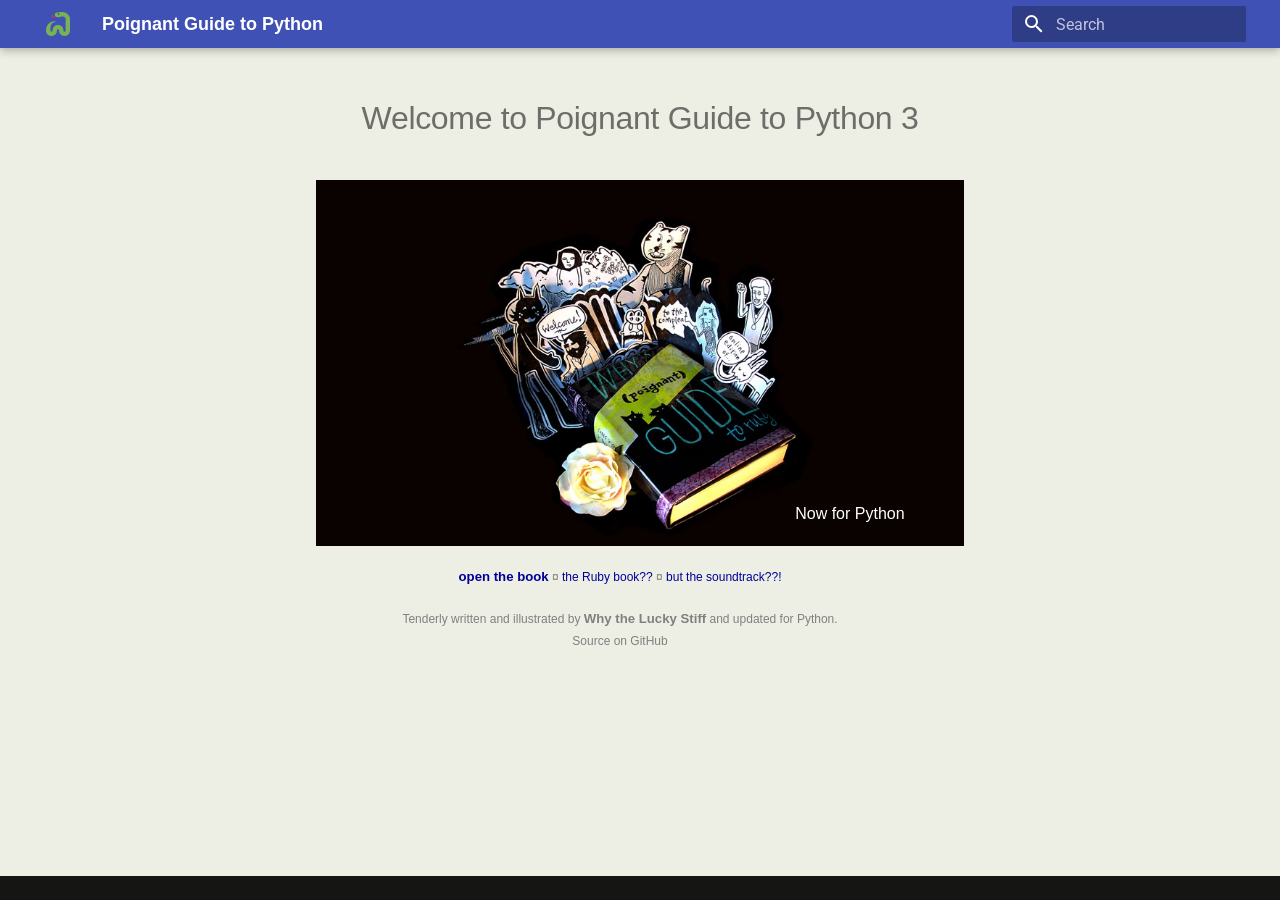
<file: index.html>
<!doctype html>
<html lang="en" class="no-js">
  <head>
    
      <meta charset="utf-8">
      <meta name="viewport" content="width=device-width,initial-scale=1">
      
      
      
        <link rel="canonical" href="https://poignant.dev/">
      
      
      
      
        
      
      
      <link rel="icon" href="assets/favicon.ico">
      <meta name="generator" content="mkdocs-1.6.1, mkdocs-material-9.8.0">
    
    
      
        <title>Poignant Guide to Python</title>
      
    
    
      <link rel="stylesheet" href="assets/stylesheets/main.57a0d79d.min.css">
      
      


    
    
      
    
    
      
        
        
        <link rel="preconnect" href="https://fonts.gstatic.com" crossorigin>
        <link rel="stylesheet" href="https://fonts.googleapis.com/css?family=Roboto:300,300i,400,400i,700,700i%7CRoboto+Mono:400,400i,700,700i&display=fallback">
        <style>:root{--md-text-font:"Roboto";--md-code-font:"Roboto Mono"}</style>
      
    
    
      <link rel="stylesheet" href="stylesheets/custom_sidebar.css">
    
      <link rel="stylesheet" href="stylesheets/extra.css">
    
    <script>__md_scope=new URL(".",location),__md_hash=e=>[...e].reduce(((e,_)=>(e<<5)-e+_.charCodeAt(0)),0),__md_get=(e,_=localStorage,t=__md_scope)=>JSON.parse(_.getItem(t.pathname+"."+e)),__md_set=(e,_,t=localStorage,a=__md_scope)=>{try{t.setItem(a.pathname+"."+e,JSON.stringify(_))}catch(e){}}</script>
    
      

    
    
  </head>
  
  
    <body dir="ltr">
  
    
    <input class="md-toggle" data-md-toggle="drawer" type="checkbox" id="__drawer" autocomplete="off">
    <input class="md-toggle" data-md-toggle="search" type="checkbox" id="__search" autocomplete="off">
    <label class="md-overlay" for="__drawer"></label>
    <div data-md-component="skip">
      
        
        <a href="#welcome-to-poignant-guide-to-python-3" class="md-skip">
          Skip to content
        </a>
      
    </div>
    <div data-md-component="announce">
      
    </div>
    
    
      

  

<header class="md-header md-header--shadow" data-md-component="header">
  <nav class="md-header__inner md-grid" aria-label="Header">
    <a href="." title="Poignant Guide to Python" class="md-header__button md-logo" aria-label="Poignant Guide to Python" data-md-component="logo">
      
  <img src="assets/snake-logo-small.png" alt="logo">

    </a>
    <label class="md-header__button md-icon" for="__drawer">
      
      <svg xmlns="http://www.w3.org/2000/svg" viewBox="0 0 24 24"><path d="M3 6h18v2H3zm0 5h18v2H3zm0 5h18v2H3z"/></svg>
    </label>
    <div class="md-header__title" data-md-component="header-title">
      <div class="md-header__ellipsis">
        <div class="md-header__topic">
          <span class="md-ellipsis">
            Poignant Guide to Python
          </span>
        </div>
        <div class="md-header__topic" data-md-component="header-topic">
          <span class="md-ellipsis">
            
              Welcome to Poignant Guide to Python 3
            
          </span>
        </div>
      </div>
    </div>
    
    
      <script>var palette=__md_get("__palette");if(palette&&palette.color){if("(prefers-color-scheme)"===palette.color.media){var media=matchMedia("(prefers-color-scheme: light)"),input=document.querySelector(media.matches?"[data-md-color-media='(prefers-color-scheme: light)']":"[data-md-color-media='(prefers-color-scheme: dark)']");palette.color.media=input.getAttribute("data-md-color-media"),palette.color.scheme=input.getAttribute("data-md-color-scheme"),palette.color.primary=input.getAttribute("data-md-color-primary"),palette.color.accent=input.getAttribute("data-md-color-accent")}for(var[key,value]of Object.entries(palette.color))document.body.setAttribute("data-md-color-"+key,value)}</script>
    
    
    
      
      
        <label class="md-header__button md-icon" for="__search">
          
          <svg xmlns="http://www.w3.org/2000/svg" viewBox="0 0 24 24"><path d="M9.5 3A6.5 6.5 0 0 1 16 9.5c0 1.61-.59 3.09-1.56 4.23l.27.27h.79l5 5-1.5 1.5-5-5v-.79l-.27-.27A6.52 6.52 0 0 1 9.5 16 6.5 6.5 0 0 1 3 9.5 6.5 6.5 0 0 1 9.5 3m0 2C7 5 5 7 5 9.5S7 14 9.5 14 14 12 14 9.5 12 5 9.5 5"/></svg>
        </label>
        <div class="md-search" data-md-component="search" role="dialog">
  <label class="md-search__overlay" for="__search"></label>
  <div class="md-search__inner" role="search">
    <form class="md-search__form" name="search">
      <input type="text" class="md-search__input" name="query" aria-label="Search" placeholder="Search" autocapitalize="off" autocorrect="off" autocomplete="off" spellcheck="false" data-md-component="search-query" required>
      <label class="md-search__icon md-icon" for="__search">
        
        <svg xmlns="http://www.w3.org/2000/svg" viewBox="0 0 24 24"><path d="M9.5 3A6.5 6.5 0 0 1 16 9.5c0 1.61-.59 3.09-1.56 4.23l.27.27h.79l5 5-1.5 1.5-5-5v-.79l-.27-.27A6.52 6.52 0 0 1 9.5 16 6.5 6.5 0 0 1 3 9.5 6.5 6.5 0 0 1 9.5 3m0 2C7 5 5 7 5 9.5S7 14 9.5 14 14 12 14 9.5 12 5 9.5 5"/></svg>
        
        <svg xmlns="http://www.w3.org/2000/svg" viewBox="0 0 24 24"><path d="M20 11v2H8l5.5 5.5-1.42 1.42L4.16 12l7.92-7.92L13.5 5.5 8 11z"/></svg>
      </label>
      <nav class="md-search__options" aria-label="Search">
        
        <button type="reset" class="md-search__icon md-icon" title="Clear" aria-label="Clear" tabindex="-1">
          
          <svg xmlns="http://www.w3.org/2000/svg" viewBox="0 0 24 24"><path d="M19 6.41 17.59 5 12 10.59 6.41 5 5 6.41 10.59 12 5 17.59 6.41 19 12 13.41 17.59 19 19 17.59 13.41 12z"/></svg>
        </button>
      </nav>
      
    </form>
    <div class="md-search__output">
      <div class="md-search__scrollwrap" tabindex="0" data-md-scrollfix>
        <div class="md-search-result" data-md-component="search-result">
          <div class="md-search-result__meta">
            Initializing search
          </div>
          <ol class="md-search-result__list" role="presentation"></ol>
        </div>
      </div>
    </div>
  </div>
</div>
      
    
    
  </nav>
  
</header>
    
    <div class="md-container" data-md-component="container">
      
      
        
          
        
      
      <main class="md-main" data-md-component="main">
        <div class="md-main__inner md-grid">
          
            
              
                
              
              <div class="md-sidebar md-sidebar--primary" data-md-component="sidebar" data-md-type="navigation" hidden>
                <div class="md-sidebar__scrollwrap">
                  <div class="md-sidebar__inner">
                    



  

<nav class="md-nav md-nav--primary md-nav--integrated" aria-label="Navigation" data-md-level="0">
  <label class="md-nav__title" for="__drawer">
    <a href="." title="Poignant Guide to Python" class="md-nav__button md-logo" aria-label="Poignant Guide to Python" data-md-component="logo">
      
  <img src="assets/snake-logo-small.png" alt="logo">

    </a>
    Poignant Guide to Python
  </label>
  
  <ul class="md-nav__list" data-md-scrollfix>
    
      
      
  
  
  
  
    <li class="md-nav__item">
      <a href="prologue/" class="md-nav__link">
        
  
  
  <span class="md-ellipsis">
    
  
    Prologue
  

    
  </span>
  
  

      </a>
    </li>
  

    
      
      
  
  
  
  
    <li class="md-nav__item">
      <a href="introduction/" class="md-nav__link">
        
  
  
  <span class="md-ellipsis">
    
  
    Introduction
  

    
  </span>
  
  

      </a>
    </li>
  

    
      
      
  
  
  
  
    <li class="md-nav__item">
      <a href="chapter-1/" class="md-nav__link">
        
  
  
  <span class="md-ellipsis">
    
  
    1. A Quick (and Hopefully Painless) Ride Through Python (with Cartoon Foxes)
  

    
  </span>
  
  

      </a>
    </li>
  

    
      
      
  
  
  
  
    <li class="md-nav__item">
      <a href="chapter-2/" class="md-nav__link">
        
  
  
  <span class="md-ellipsis">
    
  
    2. Floating Little Leaves of Code
  

    
  </span>
  
  

      </a>
    </li>
  

    
      
      
  
  
  
  
    <li class="md-nav__item">
      <a href="chapter-3/" class="md-nav__link">
        
  
  
  <span class="md-ellipsis">
    
  
    3. Them What Make the Rules and Them What Live the Dream
  

    
  </span>
  
  

      </a>
    </li>
  

    
      
      
  
  
  
  
    <li class="md-nav__item">
      <a href="chapter-4/" class="md-nav__link">
        
  
  
  <span class="md-ellipsis">
    
  
    4. Advanced Organ Instructing
  

    
  </span>
  
  

      </a>
    </li>
  

    
      
      
  
  
  
  
    <li class="md-nav__item">
      <a href="chapter-5/" class="md-nav__link">
        
  
  
  <span class="md-ellipsis">
    
  
    5. Downtown
  

    
  </span>
  
  

      </a>
    </li>
  

    
      
      
  
  
  
  
    <li class="md-nav__item">
      <a href="chapter-6/" class="md-nav__link">
        
  
  
  <span class="md-ellipsis">
    
  
    6. A Sponsored Dragon-Slaying
  

    
  </span>
  
  

      </a>
    </li>
  

    
      
      
  
  
  
  
    
    
    
    
    
    <li class="md-nav__item md-nav__item--nested">
      
        
        
          
        
        <input class="md-nav__toggle md-toggle md-toggle--indeterminate" type="checkbox" id="__nav_9" >
        
          
          <label class="md-nav__link" for="__nav_9" id="__nav_9_label" tabindex="0">
            
  
  
  <span class="md-ellipsis">
    
  
    + Expansion Paks +
  

    
  </span>
  
  

            <span class="md-nav__icon md-icon"></span>
          </label>
        
        <nav class="md-nav" data-md-level="1" aria-labelledby="__nav_9_label" aria-expanded="false">
          <label class="md-nav__title" for="__nav_9">
            <span class="md-nav__icon md-icon"></span>
            
  
    + Expansion Paks +
  

          </label>
          <ul class="md-nav__list" data-md-scrollfix>
            
              
                
  
  
  
  
    <li class="md-nav__item">
      <a href="installing-python/" class="md-nav__link">
        
  
  
  <span class="md-ellipsis">
    
  
    The Tiger's Vest (Installing Python)
  

    
  </span>
  
  

      </a>
    </li>
  

              
            
          </ul>
        </nav>
      
    </li>
  

    
  </ul>
</nav>
                  </div>
                </div>
              </div>
            
            
          
          
            <div class="md-content" data-md-component="content">
              
              <article class="md-content__inner md-typeset">
                
                  
  




<h1 id="welcome-to-poignant-guide-to-python-3">Welcome to Poignant Guide to Python 3</h1>
<style type="text/css">
body {
  color: white;
  background: url(assets/2007-cover-pale.jpg);
  text-align: center;
  font-family: verdana, arial, sans-serif;
  margin: 0;
  padding: 0;
}
a img {
  border: none;
}
#cover {
  margin: 0 auto;
  /* Replaced rigid 150px padding with fluid percentage bounds */
  padding: 20px 5% 20px 5%; 
  background: url(assets/2007-cover-spacer.jpg);
  z-index: 1;
  overflow: hidden;
  max-width: 648px; /* Ensures container never exceeds natural image size */
}
#cover img {
  margin-bottom: -90px;
  /* Added rules to scale down image smoothly on mobile */
  max-width: 100%;
  height: auto;
}
#menu {
  font-size: 12px;
  color: gray;
  padding: 10px;
}
#menu a {
  color: #009;
}
#menu p:last-child a {
  color: inherit;
}
#news {
  margin: 0 auto;
  text-align: center;
  font-size: 14px;
  width: 100%;
  max-width: 240px;
  padding-bottom: 20px;
}
#news a {
  color: #FF3;
}
</style>

<script>
function openBook() {
  document.getElementById("cover-image").src = "assets/2007-cover-open.jpg";
}
function shutBook() {
  document.getElementById("cover-image").src = "assets/2007-cover-shut.jpg";
}
</script>

<div id="cover">
<p><a href="prologue/"><img alt="Cover Image" id="cover-image" onmouseout="shutBook()" onmouseover="openBook()" src="assets/2007-cover-shut.jpg" /></a></p>
<div align="right">
Now for Python
</div>
</div>
<div id="menu">
<p>
<strong><a href="prologue">open the book</a></strong> ¤ <a href="https://poignant.guide/">the Ruby book??</a> ¤ <a href="https://poignant.guide/soundtrack/">but the soundtrack??!</a>
</p>
<p class=vcard>
Tenderly written and illustrated by <strong rel=author class=fn>Why the Lucky Stiff</strong> and updated for Python.
<br>
<a href="https://github.com/vkailas/poignant-guide-python">Source on GitHub</a>
</p>
</div>







  
  




  



                
              </article>
            </div>
          
          
<script>var target=document.getElementById(location.hash.slice(1));target&&target.name&&(target.checked=target.name.startsWith("__tabbed_"))</script>
        </div>
        
      </main>
      
        <footer class="md-footer">
  
    
  
  <div class="md-footer-meta md-typeset">
    <div class="md-footer-meta__inner md-grid">
      <div class="md-copyright">
  
  
</div>
      
    </div>
  </div>
</footer>
      
    </div>
    <div class="md-dialog" data-md-component="dialog">
      <div class="md-dialog__inner md-typeset"></div>
    </div>
    
    
    
      
      
      <script id="__config" type="application/json">{"annotate": null, "base": ".", "features": ["navigation.footer", "content.code.copy", "navigation.expand", "toc.integrate"], "search": "assets/javascripts/workers/search.a7633da7.min.js", "tags": null, "translations": {"clipboard.copied": "Copied to clipboard", "clipboard.copy": "Copy to clipboard", "search.result.more.one": "1 more on this page", "search.result.more.other": "# more on this page", "search.result.none": "No matching documents", "search.result.one": "1 matching document", "search.result.other": "# matching documents", "search.result.placeholder": "Type to start searching", "search.result.term.missing": "Missing", "select.version": "Select version"}, "version": null}</script>
    
    
      <script src="assets/javascripts/bundle.c21346df.min.js"></script>
      
        <script src="js/pycon-copy.js"></script>
      
    
  </body>
</html>
</file>
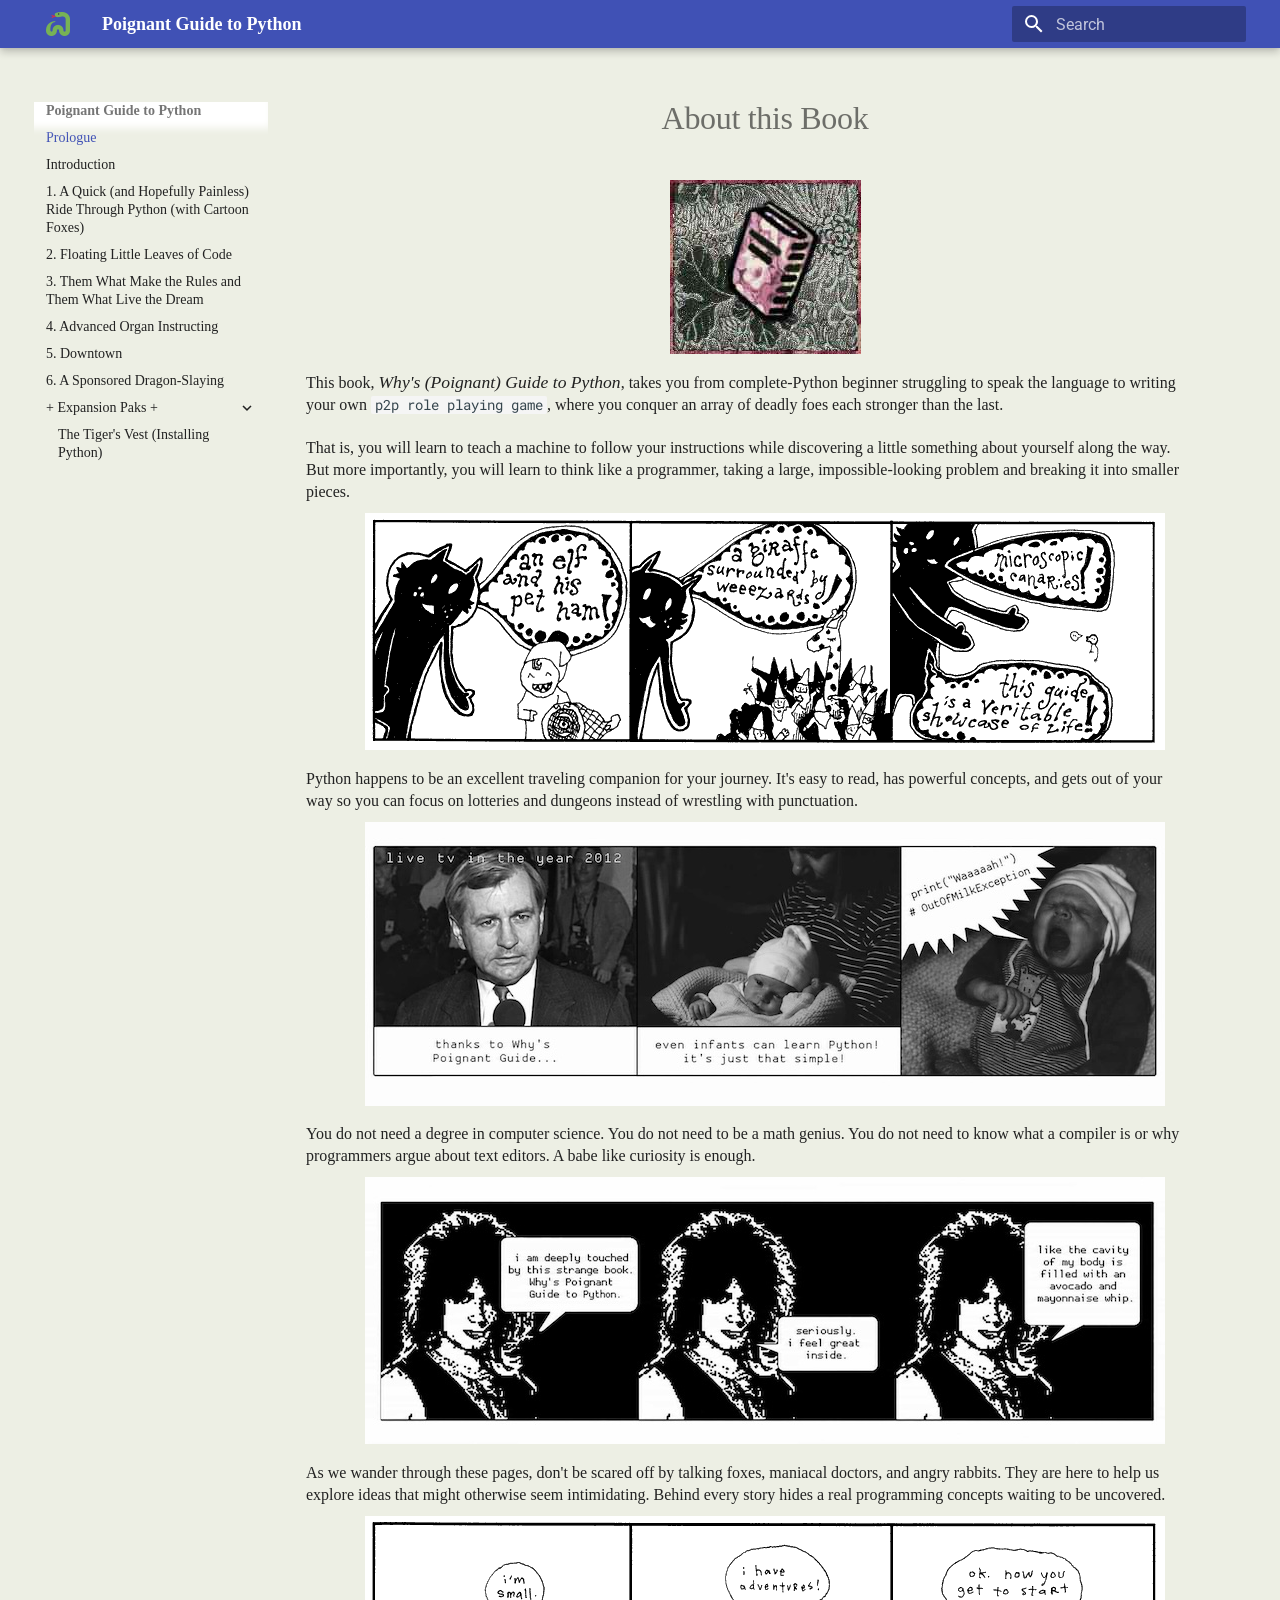
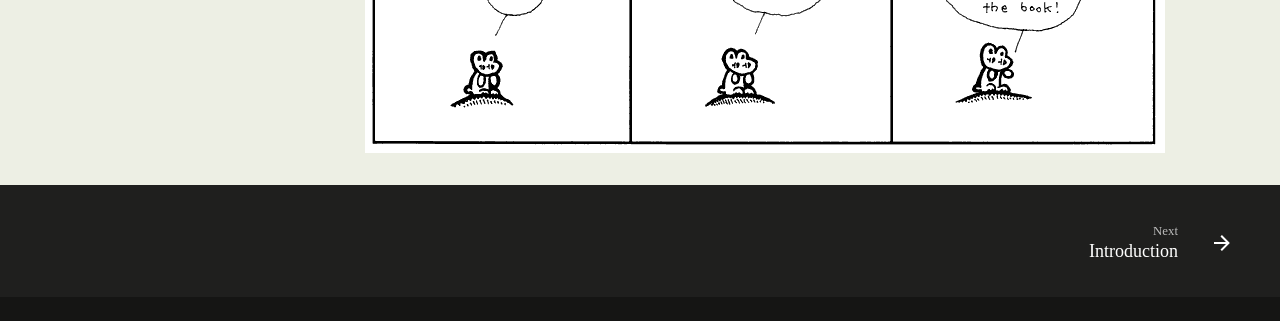
<file: prologue/index.html>
<!doctype html>
<html lang="en" class="no-js">
  <head>
    
      <meta charset="utf-8">
      <meta name="viewport" content="width=device-width,initial-scale=1">
      
      
      
        <link rel="canonical" href="https://poignant.dev/prologue/">
      
      
      
        <link rel="next" href="../introduction/">
      
      
        
      
      
      <link rel="icon" href="../assets/favicon.ico">
      <meta name="generator" content="mkdocs-1.6.1, mkdocs-material-9.8.0">
    
    
      
        <title>Prologue - Poignant Guide to Python</title>
      
    
    
      <link rel="stylesheet" href="../assets/stylesheets/main.57a0d79d.min.css">
      
      


    
    
      
    
    
      
        
        
        <link rel="preconnect" href="https://fonts.gstatic.com" crossorigin>
        <link rel="stylesheet" href="https://fonts.googleapis.com/css?family=Roboto:300,300i,400,400i,700,700i%7CRoboto+Mono:400,400i,700,700i&display=fallback">
        <style>:root{--md-text-font:"Roboto";--md-code-font:"Roboto Mono"}</style>
      
    
    
      <link rel="stylesheet" href="../stylesheets/custom_sidebar.css">
    
      <link rel="stylesheet" href="../stylesheets/extra.css">
    
    <script>__md_scope=new URL("..",location),__md_hash=e=>[...e].reduce(((e,_)=>(e<<5)-e+_.charCodeAt(0)),0),__md_get=(e,_=localStorage,t=__md_scope)=>JSON.parse(_.getItem(t.pathname+"."+e)),__md_set=(e,_,t=localStorage,a=__md_scope)=>{try{t.setItem(a.pathname+"."+e,JSON.stringify(_))}catch(e){}}</script>
    
      

    
    
  </head>
  
  
    <body dir="ltr">
  
    
    <input class="md-toggle" data-md-toggle="drawer" type="checkbox" id="__drawer" autocomplete="off">
    <input class="md-toggle" data-md-toggle="search" type="checkbox" id="__search" autocomplete="off">
    <label class="md-overlay" for="__drawer"></label>
    <div data-md-component="skip">
      
        
        <a href="#about-this-book" class="md-skip">
          Skip to content
        </a>
      
    </div>
    <div data-md-component="announce">
      
    </div>
    
    
      

  

<header class="md-header md-header--shadow" data-md-component="header">
  <nav class="md-header__inner md-grid" aria-label="Header">
    <a href=".." title="Poignant Guide to Python" class="md-header__button md-logo" aria-label="Poignant Guide to Python" data-md-component="logo">
      
  <img src="../assets/snake-logo-small.png" alt="logo">

    </a>
    <label class="md-header__button md-icon" for="__drawer">
      
      <svg xmlns="http://www.w3.org/2000/svg" viewBox="0 0 24 24"><path d="M3 6h18v2H3zm0 5h18v2H3zm0 5h18v2H3z"/></svg>
    </label>
    <div class="md-header__title" data-md-component="header-title">
      <div class="md-header__ellipsis">
        <div class="md-header__topic">
          <span class="md-ellipsis">
            Poignant Guide to Python
          </span>
        </div>
        <div class="md-header__topic" data-md-component="header-topic">
          <span class="md-ellipsis">
            
              Prologue
            
          </span>
        </div>
      </div>
    </div>
    
    
      <script>var palette=__md_get("__palette");if(palette&&palette.color){if("(prefers-color-scheme)"===palette.color.media){var media=matchMedia("(prefers-color-scheme: light)"),input=document.querySelector(media.matches?"[data-md-color-media='(prefers-color-scheme: light)']":"[data-md-color-media='(prefers-color-scheme: dark)']");palette.color.media=input.getAttribute("data-md-color-media"),palette.color.scheme=input.getAttribute("data-md-color-scheme"),palette.color.primary=input.getAttribute("data-md-color-primary"),palette.color.accent=input.getAttribute("data-md-color-accent")}for(var[key,value]of Object.entries(palette.color))document.body.setAttribute("data-md-color-"+key,value)}</script>
    
    
    
      
      
        <label class="md-header__button md-icon" for="__search">
          
          <svg xmlns="http://www.w3.org/2000/svg" viewBox="0 0 24 24"><path d="M9.5 3A6.5 6.5 0 0 1 16 9.5c0 1.61-.59 3.09-1.56 4.23l.27.27h.79l5 5-1.5 1.5-5-5v-.79l-.27-.27A6.52 6.52 0 0 1 9.5 16 6.5 6.5 0 0 1 3 9.5 6.5 6.5 0 0 1 9.5 3m0 2C7 5 5 7 5 9.5S7 14 9.5 14 14 12 14 9.5 12 5 9.5 5"/></svg>
        </label>
        <div class="md-search" data-md-component="search" role="dialog">
  <label class="md-search__overlay" for="__search"></label>
  <div class="md-search__inner" role="search">
    <form class="md-search__form" name="search">
      <input type="text" class="md-search__input" name="query" aria-label="Search" placeholder="Search" autocapitalize="off" autocorrect="off" autocomplete="off" spellcheck="false" data-md-component="search-query" required>
      <label class="md-search__icon md-icon" for="__search">
        
        <svg xmlns="http://www.w3.org/2000/svg" viewBox="0 0 24 24"><path d="M9.5 3A6.5 6.5 0 0 1 16 9.5c0 1.61-.59 3.09-1.56 4.23l.27.27h.79l5 5-1.5 1.5-5-5v-.79l-.27-.27A6.52 6.52 0 0 1 9.5 16 6.5 6.5 0 0 1 3 9.5 6.5 6.5 0 0 1 9.5 3m0 2C7 5 5 7 5 9.5S7 14 9.5 14 14 12 14 9.5 12 5 9.5 5"/></svg>
        
        <svg xmlns="http://www.w3.org/2000/svg" viewBox="0 0 24 24"><path d="M20 11v2H8l5.5 5.5-1.42 1.42L4.16 12l7.92-7.92L13.5 5.5 8 11z"/></svg>
      </label>
      <nav class="md-search__options" aria-label="Search">
        
        <button type="reset" class="md-search__icon md-icon" title="Clear" aria-label="Clear" tabindex="-1">
          
          <svg xmlns="http://www.w3.org/2000/svg" viewBox="0 0 24 24"><path d="M19 6.41 17.59 5 12 10.59 6.41 5 5 6.41 10.59 12 5 17.59 6.41 19 12 13.41 17.59 19 19 17.59 13.41 12z"/></svg>
        </button>
      </nav>
      
    </form>
    <div class="md-search__output">
      <div class="md-search__scrollwrap" tabindex="0" data-md-scrollfix>
        <div class="md-search-result" data-md-component="search-result">
          <div class="md-search-result__meta">
            Initializing search
          </div>
          <ol class="md-search-result__list" role="presentation"></ol>
        </div>
      </div>
    </div>
  </div>
</div>
      
    
    
  </nav>
  
</header>
    
    <div class="md-container" data-md-component="container">
      
      
        
          
        
      
      <main class="md-main" data-md-component="main">
        <div class="md-main__inner md-grid">
          
            
              
                
              
              <div class="md-sidebar md-sidebar--primary" data-md-component="sidebar" data-md-type="navigation" >
                <div class="md-sidebar__scrollwrap">
                  <div class="md-sidebar__inner">
                    



  

<nav class="md-nav md-nav--primary md-nav--integrated" aria-label="Navigation" data-md-level="0">
  <label class="md-nav__title" for="__drawer">
    <a href=".." title="Poignant Guide to Python" class="md-nav__button md-logo" aria-label="Poignant Guide to Python" data-md-component="logo">
      
  <img src="../assets/snake-logo-small.png" alt="logo">

    </a>
    Poignant Guide to Python
  </label>
  
  <ul class="md-nav__list" data-md-scrollfix>
    
      
      
  
  
    
  
  
  
    <li class="md-nav__item md-nav__item--active">
      
      <input class="md-nav__toggle md-toggle" type="checkbox" id="__toc">
      
      
        
      
      
      <a href="./" class="md-nav__link md-nav__link--active">
        
  
  
  <span class="md-ellipsis">
    
  
    Prologue
  

    
  </span>
  
  

      </a>
      
    </li>
  

    
      
      
  
  
  
  
    <li class="md-nav__item">
      <a href="../introduction/" class="md-nav__link">
        
  
  
  <span class="md-ellipsis">
    
  
    Introduction
  

    
  </span>
  
  

      </a>
    </li>
  

    
      
      
  
  
  
  
    <li class="md-nav__item">
      <a href="../chapter-1/" class="md-nav__link">
        
  
  
  <span class="md-ellipsis">
    
  
    1. A Quick (and Hopefully Painless) Ride Through Python (with Cartoon Foxes)
  

    
  </span>
  
  

      </a>
    </li>
  

    
      
      
  
  
  
  
    <li class="md-nav__item">
      <a href="../chapter-2/" class="md-nav__link">
        
  
  
  <span class="md-ellipsis">
    
  
    2. Floating Little Leaves of Code
  

    
  </span>
  
  

      </a>
    </li>
  

    
      
      
  
  
  
  
    <li class="md-nav__item">
      <a href="../chapter-3/" class="md-nav__link">
        
  
  
  <span class="md-ellipsis">
    
  
    3. Them What Make the Rules and Them What Live the Dream
  

    
  </span>
  
  

      </a>
    </li>
  

    
      
      
  
  
  
  
    <li class="md-nav__item">
      <a href="../chapter-4/" class="md-nav__link">
        
  
  
  <span class="md-ellipsis">
    
  
    4. Advanced Organ Instructing
  

    
  </span>
  
  

      </a>
    </li>
  

    
      
      
  
  
  
  
    <li class="md-nav__item">
      <a href="../chapter-5/" class="md-nav__link">
        
  
  
  <span class="md-ellipsis">
    
  
    5. Downtown
  

    
  </span>
  
  

      </a>
    </li>
  

    
      
      
  
  
  
  
    <li class="md-nav__item">
      <a href="../chapter-6/" class="md-nav__link">
        
  
  
  <span class="md-ellipsis">
    
  
    6. A Sponsored Dragon-Slaying
  

    
  </span>
  
  

      </a>
    </li>
  

    
      
      
  
  
  
  
    
    
    
    
    
    <li class="md-nav__item md-nav__item--nested">
      
        
        
          
        
        <input class="md-nav__toggle md-toggle md-toggle--indeterminate" type="checkbox" id="__nav_9" >
        
          
          <label class="md-nav__link" for="__nav_9" id="__nav_9_label" tabindex="0">
            
  
  
  <span class="md-ellipsis">
    
  
    + Expansion Paks +
  

    
  </span>
  
  

            <span class="md-nav__icon md-icon"></span>
          </label>
        
        <nav class="md-nav" data-md-level="1" aria-labelledby="__nav_9_label" aria-expanded="false">
          <label class="md-nav__title" for="__nav_9">
            <span class="md-nav__icon md-icon"></span>
            
  
    + Expansion Paks +
  

          </label>
          <ul class="md-nav__list" data-md-scrollfix>
            
              
                
  
  
  
  
    <li class="md-nav__item">
      <a href="../installing-python/" class="md-nav__link">
        
  
  
  <span class="md-ellipsis">
    
  
    The Tiger's Vest (Installing Python)
  

    
  </span>
  
  

      </a>
    </li>
  

              
            
          </ul>
        </nav>
      
    </li>
  

    
  </ul>
</nav>
                  </div>
                </div>
              </div>
            
            
          
          
            <div class="md-content" data-md-component="content">
              
              <article class="md-content__inner md-typeset">
                
                  
  




<h1 id="about-this-book">About this Book</h1>
<div align="center">
<img src="../assets/1_0.jpg" alt="Why's (Poignant) Guide to Python" />
</div>

<p>This book, <em>Why's (Poignant) Guide to Python</em>, takes you from complete-Python beginner struggling to speak the language to writing your own <code>p2p role playing game</code>, where you conquer an array of deadly foes each stronger than the last.</p>
<p>That is, you will learn to teach a machine to follow your instructions while discovering a little something about yourself along the way. But more importantly, you will learn to think like a programmer, taking a large, impossible-looking problem and breaking it into smaller pieces.</p>
<div align="center"><img src="../assets/1_1.gif" title="What a fantastic voyage!" alt="What a fantastic voyage!"></div>

<p>Python happens to be an excellent traveling companion for your journey. It's easy to read, has powerful concepts, and gets out of your way so you can focus on lotteries and dungeons instead of wrestling with punctuation.</p>
<div align="center"><img src="../assets/1_2.jpg" title="Small infants can do it." alt="Small infants can do it."></div>

<p>You do not need a degree in computer science. You do not need to be a math genius. You do not need to know what a compiler is or why programmers argue about text editors. A babe like curiosity is enough.</p>
<div align="center"><img src="../assets/1_3.jpg" title="The thoughtful reader." alt="The thoughtful reader."></div>

<p>As we wander through these pages, don't be scared off by talking foxes, maniacal doctors, and angry rabbits. They are here to help us explore ideas that might otherwise seem intimidating. Behind every story hides a real programming concepts waiting to be uncovered.</p>
<div align="center"><img src="../assets/1_4.gif" title="Meep." alt="Meep."></div>







  
  




  



                
              </article>
            </div>
          
          
<script>var target=document.getElementById(location.hash.slice(1));target&&target.name&&(target.checked=target.name.startsWith("__tabbed_"))</script>
        </div>
        
      </main>
      
        <footer class="md-footer">
  
    
      
        
      
      <nav class="md-footer__inner md-grid" aria-label="Footer" >
        
        
          
          <a href="../introduction/" class="md-footer__link md-footer__link--next" aria-label="Next: Introduction">
            <div class="md-footer__title">
              <span class="md-footer__direction">
                Next
              </span>
              <div class="md-ellipsis">
                Introduction
              </div>
            </div>
            <div class="md-footer__button md-icon">
              
              <svg xmlns="http://www.w3.org/2000/svg" viewBox="0 0 24 24"><path d="M4 11v2h12l-5.5 5.5 1.42 1.42L19.84 12l-7.92-7.92L10.5 5.5 16 11z"/></svg>
            </div>
          </a>
        
      </nav>
    
  
  <div class="md-footer-meta md-typeset">
    <div class="md-footer-meta__inner md-grid">
      <div class="md-copyright">
  
  
</div>
      
    </div>
  </div>
</footer>
      
    </div>
    <div class="md-dialog" data-md-component="dialog">
      <div class="md-dialog__inner md-typeset"></div>
    </div>
    
    
    
      
      
      <script id="__config" type="application/json">{"annotate": null, "base": "..", "features": ["navigation.footer", "content.code.copy", "navigation.expand", "toc.integrate"], "search": "../assets/javascripts/workers/search.a7633da7.min.js", "tags": null, "translations": {"clipboard.copied": "Copied to clipboard", "clipboard.copy": "Copy to clipboard", "search.result.more.one": "1 more on this page", "search.result.more.other": "# more on this page", "search.result.none": "No matching documents", "search.result.one": "1 matching document", "search.result.other": "# matching documents", "search.result.placeholder": "Type to start searching", "search.result.term.missing": "Missing", "select.version": "Select version"}, "version": null}</script>
    
    
      <script src="../assets/javascripts/bundle.c21346df.min.js"></script>
      
        <script src="../js/pycon-copy.js"></script>
      
    
  </body>
</html>
</file>
<file: stylesheets/custom_sidebar.css>
/* Prevent Pygments/SuperFences containers from overlapping floated sidebars */
.highlight, 
div.highlight,
.highlight pre {
    overflow: hidden; /* Creates BFC; prevents content from bleeding into floated elements */
    display: flow-root; /* Modern alternative that maintains proper margin collapsing */
}
.sidebar {
    color: #5b3a8e;
	background-image: url(assets/2006.pale.jpg);
    width: 280px;
    float: right;
    padding: 0;
    margin: 0;
    margin-left: 14px;
    z-index: 15;
}
.sidebar ul {
    margin-top: 0px;
}
.sidebar li {
    font-size: .8em;
    line-height: 120%;
    padding: 10px 4px;
}
.sidebar:before, .sidebar:after {
    content: "Sidebar!";
    display: block;
    background-color: #7A8A9A;
    color: #EFF9ED;
    text-align: center;
    margin: 0;
    padding: 4px;
    font-size: .9em;
}
.sidebar h2 {
    color: #555;
    font-size: 1.0em;
    border-bottom: solid 4px #CCC;
    margin: 0;
    padding: 10px;
}
.sidebar h3 {
    color: #555;
    font-size: 1.0em;
    border-bottom: solid 4px #CCC;
    margin: 0;
    padding: 10px;
}
.sidebar p {
    font-size: .8em;
    margin: 5px;
    padding: 10px;
}
.sidebar blockquote {
    background-color: #FFFFFF;
    color: #666666;
    font-size: .8em;
    width: auto;
    margin: 0px 14px;
}
.sidebar pre {
    border: none;
    background-color: #E6EDF3;
    color: #334465;
    font-weight: normal;
    font-size: .8em;
    margin: 5px;
    padding: 0px;
    line-height: 120%;
}

/* Responsive adjustments for mobile devices */
@media screen and (max-width: 768px) {
  .sidebar {
    float: none;
    width: 100%;
    margin-left: 0;
    margin-bottom: 20px;
    box-sizing: border-box;
    cursor: pointer; /* Indicates it can be clicked */
  }

  /* Hide all content inside the sidebar by default on mobile */
  .sidebar > *:not(:first-child) {
    display: none;
  }

  /* Reveal content when the "active" class is applied via JavaScript */
  .sidebar.active > * {
    display: block !important;
  }

  /* Visual indicator that it can expand (adds an arrow to the top banner) */
  .sidebar:before {
    content: "Sidebar! ▾" !important;
  }
  
  .sidebar.active:before {
    content: "Sidebar! ▴" !important;
  }
}
</file>
<file: stylesheets/extra.css>
body {
	background-image: url(../assets/2006.pale.jpg);
    font-family: "Utopia","Georgia", "Times New Roman", serif;
    background-color: #ffffff;
    color: #222222;
    line-height: 120%;
    margin: 0;
    padding: 0;
}
body.expansion {
    background: url(../assets/2006.pakback.png);
    padding-bottom: 36px;
}
h1, h2, h3, h4, h5, h6 {
    margin: 5px;
    padding: 0;
}
h1 {
    text-align: center;
    margin-top: 50px;
    margin-bottom: 30px;
    font-size: 2.5em;
}
#wrapper {
    z-index: 10;

}

#main h2, .content h2 {
    border-bottom: solid 1px #BBB;
    font-size: 1.4em;
    line-height: 130%;
}
.content h2 {
    margin: 32px 5px 8px 5px;
}
#main h3, .content h3 {
    font-size: 1.2em;
    line-height: 120%;
}
.content h3 {
    margin: 18px 5px 8px 5px;
    border-bottom: solid 1px #CCC;
}
strong, em {
    font-size: 1.1em;
}
a img {
    border: 0;
}
blockquote {
    font-style: italic;
    font-size: larger;
    line-height: 1.2;
    color: #435;
    margin: 0 75px;
}
blockquote .attrib {
    display: block;
    text-align: right;
    font-style: normal;
    font-variant: small-caps;
}
blockquote code, p code, li code {
    color: #936;
    font-style: normal;
    background-color: #FFFEF9;
    padding: 2px;
    line-height: 170%;
    font-size: 12pt;
}
blockquote code {
    padding: 5px;
    font-size: .9em;
}
table {
    margin: 5px 20px;
    border-collapse: collapse;
}
table td {
    padding: 4px 8px 4px 0;
    border-bottom: 1px solid #ddd;
}
pre {
    padding: 5px;
    margin: 0px;
    color: #936;
    line-height: 170%;
}
.content > pre {
  margin: 0 12px;
}
#sidepane {
    float: left;
	width: 420px;
	z-index: 20;
}
#bookplate {
	margin: 0; padding: 0;
}
#bookcontents {
	background: url(../assets/2006.contents.jpg) no-repeat;
	margin: 0; padding: 55px 120px 40px 20px;
    margin-top: -3px;
	font-size: 9pt;
}
#bookcontents ol li ol {
	list-style: lower-alpha;
}
#bookseal {
	position: absolute;
	top: 433px;
	left: 147px;
    z-index: 2;
}
/* set the image to use and establish the lower-right position */
.foxbox, .foxbox_body, .foxbox_head 
{ 
    background: transparent url(../assets/2006.foxbox.jpg) no-repeat bottom right;
    max-width: 760px;
    margin-left: auto;
}
/* set the top-right image */
.foxbox_head
{ 
    background-position: top left; 
}
/* set the top-left image */ 
.foxbox_head h3 
{ 
    margin: 0; /* reset main site styles*/ 
    border: 0; /* ditto */ 
    padding: 10px 0 10px 30px; /* padding-left = image gap + interior padding ... no padding-right */ 
    height: auto !important; height: 1%; /* IE Holly Hack */ 
} 
/* set the lower-left corner image */ 
.foxbox_body 
{ 
    background-position: bottom left; 
    margin-right: 25px; /* interior-padding right */ 
    padding: 5px 0 15px 40px; /* mirror .foxbox_head right/left */ 
} 
.foxbox_body p {
    font-size: 9pt;
    margin: 8px;
	padding: 0 10px 0 40px;
	line-height: 130%;
}
.toc {
    padding-left: 2em;
}
.toc ol {
    margin: 0px;
    padding-left: 1.5em;
}
.toc li {
    line-height: 1.2;
}
.toc > li {
  margin-top: .5em;
}
.toc ol > li {
  margin-top: .2em;
}
.toc > li > a {
  font-weight: bold;
}
.content li {
    line-height: 170%;
    padding: 10px 4px;
}
.content p {
    line-height: 170%;
}
#main {
    padding-top: 20px;
	margin-left: 410px;
  padding-bottom: 400px;
  background: transparent url(../assets/2006.corner.jpg) no-repeat right bottom;
}
#main li {
    font-size: 1.2em;
}
#main li ul li {
    color: #666;
    font-size: .8em;
    list-style: none;
}
p {
    margin: 0px 40px 0px 0px;
    line-height: 22px;
    padding: 10px;
}
p#terms {
    font-size: .8em;
    line-height: 140%;
}
.bulletin {
    background-color: #FFF;
    color: #555;
    padding: 5px;
    font-size: .7em;
}

#banner, #footer {
    text-align: left;
    color: #4A4A4A;
    padding: 0;
    padding-top: 10px;
    width: 850px;
    margin: 0px auto;
}
#banner {
    padding-top: 20px;
}
#footer {
    padding-bottom: 20px;
}
#banner .pager,
#footer .pager {
    float: right;
    padding-top: 15px;
    padding-right: 15px;
    font-size: 11pt;
}
#banner .pagebar,
#footer .pagebar {
    font-size: 11pt;
}
#container {
    background: url(../assets/2006.bookstripe.gif) bottom left repeat-x;
    width: 850px;
    margin: 0px auto;
    text-align: center;
    padding: 0;
    padding-bottom: 4px;
}
.page {
    background: white url(../assets/2006.bookstripe.gif) top left repeat-x;
    padding: 12px;
    padding-right: 0;
    margin: 0;
}
body.expansion #container {
    background: url(../assets/2006.pakstripe.png) bottom left repeat-x;
}
body.expansion .page {
    background: white url(../assets/2006.pakstripe.png) top left repeat-x;
}
body.expansion #banner {
    color: #eee;
}
body.expansion #banner a:link,
body.expansion #banner a:visited,
body.expansion #banner a:active {
    color: #cdf;
}
body.expansion #banner a:hover {
    color: #ffc;
}
.pageLinks {
    padding: 8px 5px;
    text-align: left;
    font-size: 9pt;
}
.content {
    text-align: left;
}
.pageTitle {
    line-height: 200%;
    width: 600px;
    margin: 0px auto;
    text-align: center;
}
.pageTitle p {
    margin: 0px;
    line-height: 20px;
    padding: 10px;
}

/* printing */
@page { size 8.5in 11in; margin: 0cm; }

/* syntax highlighting */
.highlight {
  border: solid 1px #C9B;
  background-color: #FFF5F9;
  padding: 3px;
  margin: 5px 40px 5px 22px;
}
.highlight > pre {
  background-color: #FFFEF9;
  padding: 5px 10px;
  margin: 0px;
  color: #936;
  line-height: 170%;
}
.highlight .k { /* keyword */
  font-weight: bold;
}
.highlight .c1 { /* comment */
  color: #555;
}
.highlight .s1, .highlight .s2, .highlight .mi { /* string, number */
  color: #396;
}
.highlight .s1, .highlight .s2 { /* string */
  background-color: #E9F5F5;
}
.highlight .sr { /* regex */
  background-color: #E9F1F5;
  color: #435;
}
.highlight .nf { /* identifier */
  color: #369;
}
.highlight .ss { /* symbol */
  color: #000;
}
.highlight .nc { /* constant */
  color: #630;
  font-weight: bold;
}
.md-footer__link {
    align-items: flex-start;
    color: #ffffff;
    display: flex;
    font-size: 0.875rem;
    line-height: 1rem;
    padding: 0.5rem 0;
}
/* 1. Prevent the manual mouse cursor from selecting console prompts/outputs */
.highlight .gp, .highlight .go {
  user-select: none;
}
img.center {
  display: block;
  margin: 0 auto;
}


/* Light mode styles */
:root {
  --md-typeset-mark-purple-bg: #f3e5f5;   /* Soft light purple background */
  --md-typeset-mark-purple-text: #6a1b9a; /* Dark purple text for readability */
}

/* Dark mode styles (if using Material theme) */
[data-md-color-scheme="slate"] {
  --md-typeset-mark-purple-bg: #4a148c;   /* Deep purple background */
  --md-typeset-mark-purple-text: #e1bee7; /* Light purple text for contrast */
}

/* Apply variables to your custom class */
mark.mark-purple {
  background-color: var(--md-typeset-mark-purple-bg);
  color: var(--md-typeset-mark-purple-text);
}

.md-typeset .admonition.story {
    border: none;
    background: none;
    box-shadow: none;
    margin: 0;
    color: #5b3a8e;
    font-size: 1.0em;
}

.md-typeset .admonition.story > .admonition-title {
    display: none;
}

.md-typeset .admonition.story > *:not(.admonition-title) {
    margin-left: 0;
    padding-left: 0;
}



.story {
    color: #5b3a8e;          /* dark purple */
    padding: 55px 120px 40px 20px;
}
</file>
<file: assets/stylesheets/main.57a0d79d.min.css>
@charset "UTF-8";html{box-sizing:border-box;-webkit-text-size-adjust:none;-moz-text-size-adjust:none;text-size-adjust:none}*,:after,:before{box-sizing:inherit}@media(prefers-reduced-motion){*,:after,:before{transition:none!important}}body{margin:0;-webkit-font-smoothing:antialiased;-moz-osx-font-smoothing:grayscale;--md-text-font-family:var(--md-text-font, _),
    -apple-system, BlinkMacSystemFont, Helvetica, Arial, sans-serif;--md-code-font-family:var(--md-code-font, _),
    SFMono-Regular, Consolas, Menlo, monospace}.md-typeset code:not(.focus-visible),a,button,input,label{-webkit-tap-highlight-color:transparent}a{color:inherit;text-decoration:none}hr{box-sizing:initial;display:block;height:.05rem;padding:0;overflow:visible;border:0}small{font-size:80%}sub,sup{line-height:1em}img{border-style:none}table{border-spacing:0;border-collapse:initial}td,th{font-weight:400;vertical-align:top}button{padding:0;margin:0;font-family:inherit;font-size:inherit;background:#0000;border:0}input{border:0;outline:none}:root{--md-primary-fg-color:#4051b5;--md-primary-fg-color--light:#5d6cc0;--md-primary-fg-color--dark:#303fa1;--md-primary-bg-color:#fff;--md-primary-bg-color--light:#ffffffb3;--md-accent-fg-color:#526cfe;--md-accent-fg-color--transparent:#526cfe1a;--md-accent-bg-color:#fff;--md-accent-bg-color--light:#ffffffb3;--md-typeset-table-sort-icon:url("data:image/svg+xml;charset=utf-8,<svg xmlns='http://www.w3.org/2000/svg' viewBox='0 0 24 24'><path d='m18 21-4-4h3V7h-3l4-4 4 4h-3v10h3M2 19v-2h10v2M2 13v-2h7v2M2 7V5h4v2z'/></svg>");--md-typeset-table-sort-icon--asc:url("data:image/svg+xml;charset=utf-8,<svg xmlns='http://www.w3.org/2000/svg' viewBox='0 0 24 24'><path d='M19 17h3l-4 4-4-4h3V3h2M2 17h10v2H2M6 5v2H2V5m0 6h7v2H2z'/></svg>");--md-typeset-table-sort-icon--desc:url("data:image/svg+xml;charset=utf-8,<svg xmlns='http://www.w3.org/2000/svg' viewBox='0 0 24 24'><path d='M19 7h3l-4-4-4 4h3v14h2M2 17h10v2H2M6 5v2H2V5m0 6h7v2H2z'/></svg>")}[data-md-color-scheme=default]{color-scheme:light}[data-md-color-scheme=default] img[src$="#gh-dark-mode-only"],[data-md-color-scheme=default] img[src$="#only-dark"]{display:none}:root,[data-md-color-scheme=default]{--md-hue:225deg;--md-default-fg-color:#000000de;--md-default-fg-color--light:#0000008a;--md-default-fg-color--lighter:#00000052;--md-default-fg-color--lightest:#00000012;--md-default-bg-color:#fff;--md-default-bg-color--light:#ffffffb3;--md-default-bg-color--lighter:#ffffff4d;--md-default-bg-color--lightest:#ffffff1f;--md-code-fg-color:#36464e;--md-code-bg-color:#f5f5f5;--md-code-bg-color--light:#f5f5f5b3;--md-code-bg-color--lighter:#f5f5f54d;--md-code-hl-color:#4287ff;--md-code-hl-color--light:#4287ff1a;--md-code-hl-number-color:#d52a2a;--md-code-hl-special-color:#db1457;--md-code-hl-function-color:#a846b9;--md-code-hl-constant-color:#6e59d9;--md-code-hl-keyword-color:#3f6ec6;--md-code-hl-string-color:#1c7d4d;--md-code-hl-name-color:var(--md-code-fg-color);--md-code-hl-operator-color:var(--md-default-fg-color--light);--md-code-hl-punctuation-color:var(--md-default-fg-color--light);--md-code-hl-comment-color:var(--md-default-fg-color--light);--md-code-hl-generic-color:var(--md-default-fg-color--light);--md-code-hl-variable-color:var(--md-default-fg-color--light);--md-typeset-color:var(--md-default-fg-color);--md-typeset-a-color:var(--md-primary-fg-color);--md-typeset-del-color:#f5503d26;--md-typeset-ins-color:#0bd57026;--md-typeset-kbd-color:#fafafa;--md-typeset-kbd-accent-color:#fff;--md-typeset-kbd-border-color:#b8b8b8;--md-typeset-mark-color:#ffff0080;--md-typeset-table-color:#0000001f;--md-typeset-table-color--light:#00000009;--md-admonition-fg-color:var(--md-default-fg-color);--md-admonition-bg-color:var(--md-default-bg-color);--md-warning-fg-color:#000000de;--md-warning-bg-color:#ff9;--md-footer-fg-color:#fff;--md-footer-fg-color--light:#ffffffb3;--md-footer-fg-color--lighter:#ffffff73;--md-footer-bg-color:#000000de;--md-footer-bg-color--dark:#00000052;--md-shadow-z1:0 0.2rem 0.5rem #0000000d,
    0 0 0.05rem #0000001a;--md-shadow-z2:0 0.2rem 0.5rem #0000001a,
    0 0 0.05rem #00000040;--md-shadow-z3:0 0.2rem 0.5rem #0003,
    0 0 0.05rem #00000059}.md-icon svg{display:block;width:1.2rem;height:1.2rem;fill:currentcolor}aside,body,input{font-family:var(--md-text-font-family);font-feature-settings:"kern","liga";color:var(--md-typeset-color)}code,kbd,pre{font-family:var(--md-code-font-family);font-feature-settings:"kern"}.md-typeset{font-size:.8rem;line-height:1.6;overflow-wrap:break-word;-webkit-print-color-adjust:exact;color-adjust:exact}@media print{.md-typeset{font-size:.68rem}.md-typeset code,.md-typeset kbd,.md-typeset pre{white-space:pre-wrap}}.md-typeset blockquote,.md-typeset dl,.md-typeset figure,.md-typeset ol,.md-typeset pre,.md-typeset ul{margin-top:1em;margin-bottom:1em}.md-typeset h1{margin:0 0 1.25em;font-size:2em;line-height:1.3;color:var(--md-default-fg-color--light)}.md-typeset h1,.md-typeset h2{font-weight:300;letter-spacing:-.01em}.md-typeset h2{margin:1.6em 0 .64em;font-size:1.5625em;line-height:1.4}.md-typeset h3{margin:1.6em 0 .8em;font-size:1.25em;font-weight:400;line-height:1.5;letter-spacing:-.01em}.md-typeset h2+h3{margin-top:.8em}.md-typeset h4{margin:1em 0;font-weight:700;letter-spacing:-.01em}.md-typeset h5,.md-typeset h6{margin:1.25em 0;font-size:.8em;font-weight:700;color:var(--md-default-fg-color--light);letter-spacing:-.01em}.md-typeset h5{text-transform:uppercase}.md-typeset h5 code{text-transform:none}.md-typeset hr{display:flow-root;margin:1.5em 0;border-bottom:.05rem solid var(--md-default-fg-color--lightest)}.md-typeset a{color:var(--md-typeset-a-color);word-break:break-word}.md-typeset a,.md-typeset a:before{transition:color 125ms}.md-typeset a:focus,.md-typeset a:hover{color:var(--md-accent-fg-color)}.md-typeset a:focus code,.md-typeset a:hover code{color:var(--md-accent-fg-color);background-color:var(--md-accent-fg-color--transparent)}.md-typeset a code{color:var(--md-typeset-a-color)}.md-typeset a.focus-visible{outline-color:var(--md-accent-fg-color);outline-offset:.2rem}.md-typeset code,.md-typeset kbd,.md-typeset pre{font-variant-ligatures:none;color:var(--md-code-fg-color);direction:ltr;transition:background-color 125ms}.md-typeset code{padding:0 .2941176471em;font-size:.85em;word-break:break-word;background-color:var(--md-code-bg-color);border-radius:.1rem;-webkit-box-decoration-break:clone;box-decoration-break:clone;transition:color 125ms,background-color 125ms}.md-typeset code:not(.focus-visible){outline:none}.md-typeset pre{position:relative;display:flow-root;line-height:1.4}.md-typeset pre>code{display:block;padding:.7720588235em 1.1764705882em;margin:0;overflow:auto;word-break:normal;touch-action:auto;scrollbar-color:var(--md-default-fg-color--lighter) #0000;scrollbar-width:thin;outline-color:var(--md-accent-fg-color);box-shadow:none;-webkit-box-decoration-break:slice;box-decoration-break:slice}.md-typeset pre>code:hover{scrollbar-color:var(--md-accent-fg-color) #0000}.md-typeset pre>code::-webkit-scrollbar{width:.2rem;height:.2rem}.md-typeset pre>code::-webkit-scrollbar-thumb{background-color:var(--md-default-fg-color--lighter)}.md-typeset pre>code::-webkit-scrollbar-thumb:hover{background-color:var(--md-accent-fg-color)}.md-typeset kbd{display:inline-block;padding:0 .6666666667em;font-size:.75em;color:var(--md-default-fg-color);word-break:break-word;vertical-align:text-top;background-color:var(--md-typeset-kbd-color);border-radius:.1rem;box-shadow:0 .1rem 0 .05rem var(--md-typeset-kbd-border-color),0 .1rem 0 var(--md-typeset-kbd-border-color),0 -.1rem .2rem var(--md-typeset-kbd-accent-color) inset}.md-typeset mark{color:inherit;word-break:break-word;background-color:var(--md-typeset-mark-color);-webkit-box-decoration-break:clone;box-decoration-break:clone}.md-typeset abbr{text-decoration:none;cursor:help}.md-typeset [data-preview],.md-typeset abbr{border-bottom:.05rem dotted var(--md-default-fg-color--light)}.md-typeset small{opacity:.75}[dir=ltr] .md-typeset sub,[dir=ltr] .md-typeset sup{margin-left:.078125em}[dir=rtl] .md-typeset sub,[dir=rtl] .md-typeset sup{margin-right:.078125em}[dir=ltr] .md-typeset blockquote{padding-left:.6rem;border-left:.2rem solid var(--md-default-fg-color--lighter)}[dir=rtl] .md-typeset blockquote{padding-right:.6rem;border-right:.2rem solid var(--md-default-fg-color--lighter)}.md-typeset blockquote{margin-left:0;margin-right:0;color:var(--md-default-fg-color--light)}.md-typeset ul{list-style-type:disc}.md-typeset ul[type]{list-style-type:revert-layer}[dir=ltr] .md-typeset ol,[dir=ltr] .md-typeset ol li ol,[dir=ltr] .md-typeset ol li ul,[dir=ltr] .md-typeset ul,[dir=ltr] .md-typeset ul li ol,[dir=ltr] .md-typeset ul li ul{margin-left:.625em}[dir=rtl] .md-typeset ol,[dir=rtl] .md-typeset ol li ol,[dir=rtl] .md-typeset ol li ul,[dir=rtl] .md-typeset ul,[dir=rtl] .md-typeset ul li ol,[dir=rtl] .md-typeset ul li ul{margin-right:.625em}.md-typeset ol,.md-typeset ul{padding:0}.md-typeset ol:not([hidden]),.md-typeset ul:not([hidden]){display:flow-root}.md-typeset ol ol,.md-typeset ul ol{list-style-type:lower-alpha}.md-typeset ol ol ol,.md-typeset ul ol ol{list-style-type:lower-roman}.md-typeset ol ol ol ol,.md-typeset ul ol ol ol{list-style-type:upper-alpha}.md-typeset ol ol ol ol ol,.md-typeset ul ol ol ol ol{list-style-type:upper-roman}.md-typeset ol[type],.md-typeset ul[type]{list-style-type:revert-layer}[dir=ltr] .md-typeset ol li,[dir=ltr] .md-typeset ul li{margin-left:1.25em}[dir=rtl] .md-typeset ol li,[dir=rtl] .md-typeset ul li{margin-right:1.25em}.md-typeset ol li,.md-typeset ul li{margin-bottom:.5em}.md-typeset ol li blockquote,.md-typeset ol li p,.md-typeset ul li blockquote,.md-typeset ul li p{margin:.5em 0}.md-typeset ol li:last-child,.md-typeset ul li:last-child{margin-bottom:0}.md-typeset ol li ol,.md-typeset ol li ul,.md-typeset ul li ol,.md-typeset ul li ul{margin-top:.5em;margin-bottom:.5em}[dir=ltr] .md-typeset dd{margin-left:1.875em}[dir=rtl] .md-typeset dd{margin-right:1.875em}.md-typeset dd{margin-top:1em;margin-bottom:1.5em}.md-typeset img,.md-typeset svg,.md-typeset video{max-width:100%;height:auto}.md-typeset img[align=left]{margin:1em 1em 1em 0}.md-typeset img[align=right]{margin:1em 0 1em 1em}.md-typeset img[align]:only-child{margin-top:0}.md-typeset figure{display:flow-root;width:fit-content;max-width:100%;margin:1em auto;text-align:center}.md-typeset figure img{display:block;margin:0 auto}.md-typeset figcaption{max-width:24rem;margin:1em auto;font-style:italic}.md-typeset iframe{max-width:100%}.md-typeset table:not([class]){display:inline-block;max-width:100%;overflow:auto;font-size:.64rem;touch-action:auto;background-color:var(--md-default-bg-color);border:.05rem solid var(--md-typeset-table-color);border-radius:.1rem}@media print{.md-typeset table:not([class]){display:table}}.md-typeset table:not([class])+*{margin-top:1.5em}.md-typeset table:not([class]) td>:first-child,.md-typeset table:not([class]) th>:first-child{margin-top:0}.md-typeset table:not([class]) td>:last-child,.md-typeset table:not([class]) th>:last-child{margin-bottom:0}.md-typeset table:not([class]) td:not([align]),.md-typeset table:not([class]) th:not([align]){text-align:left}[dir=rtl] .md-typeset table:not([class]) td:not([align]),[dir=rtl] .md-typeset table:not([class]) th:not([align]){text-align:right}.md-typeset table:not([class]) th{min-width:5rem;padding:.9375em 1.25em;font-weight:700;vertical-align:top}.md-typeset table:not([class]) td{padding:.9375em 1.25em;vertical-align:top;border-top:.05rem solid var(--md-typeset-table-color)}.md-typeset table:not([class]) tbody tr{transition:background-color 125ms}.md-typeset table:not([class]) tbody tr:hover{background-color:var(--md-typeset-table-color--light);box-shadow:0 .05rem 0 var(--md-default-bg-color) inset}.md-typeset table:not([class]) a{word-break:normal}.md-typeset table th[role=columnheader]{cursor:pointer}[dir=ltr] .md-typeset table th[role=columnheader]:after{margin-left:.5em}[dir=rtl] .md-typeset table th[role=columnheader]:after{margin-right:.5em}.md-typeset table th[role=columnheader]:after{display:inline-block;width:1.2em;height:1.2em;vertical-align:text-bottom;content:"";-webkit-mask-image:var(--md-typeset-table-sort-icon);mask-image:var(--md-typeset-table-sort-icon);-webkit-mask-repeat:no-repeat;mask-repeat:no-repeat;-webkit-mask-size:contain;mask-size:contain;transition:background-color 125ms}.md-typeset table th[role=columnheader]:hover:after{background-color:var(--md-default-fg-color--lighter)}.md-typeset table th[role=columnheader][aria-sort=ascending]:after{background-color:var(--md-default-fg-color--light);-webkit-mask-image:var(--md-typeset-table-sort-icon--asc);mask-image:var(--md-typeset-table-sort-icon--asc)}.md-typeset table th[role=columnheader][aria-sort=descending]:after{background-color:var(--md-default-fg-color--light);-webkit-mask-image:var(--md-typeset-table-sort-icon--desc);mask-image:var(--md-typeset-table-sort-icon--desc)}.md-typeset__scrollwrap{margin:1em -.8rem;overflow-x:auto;touch-action:auto}.md-typeset__table{display:inline-block;padding:0 .8rem;margin-bottom:.5em}@media print{.md-typeset__table{display:block}}html .md-typeset__table table{display:table;width:100%;margin:0;overflow:hidden}@media screen and (max-width:44.984375em){.md-content__inner>pre{margin:1em -.8rem}.md-content__inner>pre code{border-radius:0}}.md-typeset .md-author{position:relative;display:block;flex-shrink:0;width:1.6rem;height:1.6rem;overflow:hidden;border-radius:100%;transition:color 125ms,transform 125ms}.md-typeset .md-author img{display:block}.md-typeset .md-author--more{font-size:.6rem;font-weight:700;line-height:1.6rem;color:var(--md-default-fg-color--lighter);text-align:center;background:var(--md-default-fg-color--lightest)}.md-typeset .md-author--long{width:2.4rem;height:2.4rem}.md-typeset a.md-author{transform:scale(1)}.md-typeset a.md-author img{filter:grayscale(100%) opacity(75%);border-radius:100%;transition:filter 125ms}.md-typeset a.md-author:focus,.md-typeset a.md-author:hover{z-index:1;transform:scale(1.1)}.md-typeset a.md-author:focus img,.md-typeset a.md-author:hover img{filter:grayscale(0)}.md-banner{overflow:auto;color:var(--md-footer-fg-color);background-color:var(--md-footer-bg-color)}@media print{.md-banner{display:none}}.md-banner--warning{color:var(--md-warning-fg-color);background-color:var(--md-warning-bg-color)}.md-banner__inner{padding:0 .8rem;margin:.6rem auto;font-size:.7rem}[dir=ltr] .md-banner__button{float:right}[dir=rtl] .md-banner__button{float:left}.md-banner__button{color:inherit;cursor:pointer;transition:opacity .25s}.no-js .md-banner__button{display:none}.md-banner__button:hover{opacity:.7}html{height:100%;overflow-x:hidden;font-size:125%}@media screen and (min-width:100em){html{font-size:137.5%}}@media screen and (min-width:125em){html{font-size:150%}}body{position:relative;display:flex;flex-direction:column;width:100%;min-height:100%;font-size:.5rem;background-color:var(--md-default-bg-color)}@media print{body{display:block}}@media screen and (max-width:59.984375em){body[data-md-scrolllock]{position:fixed}}.md-grid{max-width:61rem;margin-left:auto;margin-right:auto}.md-container{display:flex;flex-grow:1;flex-direction:column}@media print{.md-container{display:block}}.md-main{flex-grow:1}.md-main__inner{display:flex;height:100%;margin-top:1.5rem}.md-ellipsis{overflow:hidden;text-overflow:ellipsis}.md-toggle{display:none}.md-option{position:absolute;width:0;height:0;opacity:0}.md-option:checked+label:not([hidden]){display:block}.md-option.focus-visible+label{outline-style:auto;outline-color:var(--md-accent-fg-color)}.md-skip{position:fixed;z-index:-1;padding:.3rem .5rem;margin:.5rem;font-size:.64rem;color:var(--md-default-bg-color);background-color:var(--md-default-fg-color);border-radius:.1rem;outline-color:var(--md-accent-fg-color);opacity:0;transform:translateY(.4rem)}.md-skip:focus{z-index:10;opacity:1;transition:transform .25s cubic-bezier(.4,0,.2,1),opacity 175ms 75ms;transform:translateY(0)}@page{margin:25mm}:root{--md-clipboard-icon:url("data:image/svg+xml;charset=utf-8,<svg xmlns='http://www.w3.org/2000/svg' viewBox='0 0 24 24'><path d='M19 21H8V7h11m0-2H8a2 2 0 0 0-2 2v14a2 2 0 0 0 2 2h11a2 2 0 0 0 2-2V7a2 2 0 0 0-2-2m-3-4H4a2 2 0 0 0-2 2v14h2V3h12z'/></svg>");--md-code-select-icon:url("data:image/svg+xml;charset=utf-8,<svg xmlns='http://www.w3.org/2000/svg' viewBox='0 0 24 24'><path d='M19 19h-4v2h4c1.1 0 2-.9 2-2v-4h-2m0-12h-4v2h4v4h2V5c0-1.1-.9-2-2-2M5 5h4V3H5c-1.1 0-2 .9-2 2v4h2m0 6H3v4c0 1.1.9 2 2 2h4v-2H5zm2-4h2v2H7zm4 0h2v2h-2zm4 0h2v2h-2zM7 7h2v2H7zm4 0h2v2h-2zm4 0h2v2h-2zm-8 8h2v2H7zm4 0h2v2h-2zm4 0h2v2h-2z'/></svg>");--md-code-copy-icon:url("data:image/svg+xml;charset=utf-8,<svg xmlns='http://www.w3.org/2000/svg' viewBox='0 0 24 24'><path d='M19 21H8V7h11m0-2H8a2 2 0 0 0-2 2v14a2 2 0 0 0 2 2h11a2 2 0 0 0 2-2V7a2 2 0 0 0-2-2m-3-4H4a2 2 0 0 0-2 2v14h2V3h12z'/></svg>")}.md-clipboard{z-index:1;width:1.5em;height:1.5em;color:var(--md-default-fg-color--lightest);cursor:pointer;border-radius:.1rem;outline-color:var(--md-accent-fg-color);outline-offset:.1rem;transition:color .25s}@media print{.md-clipboard{display:none}}.md-clipboard:not(.focus-visible){outline:none;-webkit-tap-highlight-color:transparent}:hover>.md-clipboard{color:var(--md-default-fg-color--light)}.md-clipboard:focus,.md-clipboard:hover{color:var(--md-accent-fg-color)}.md-clipboard:after{display:block;width:1.125em;height:1.125em;margin:0 auto;content:"";background-color:currentcolor;-webkit-mask-image:var(--md-clipboard-icon);mask-image:var(--md-clipboard-icon);-webkit-mask-repeat:no-repeat;mask-repeat:no-repeat;-webkit-mask-position:center;mask-position:center;-webkit-mask-size:contain;mask-size:contain}.md-clipboard--inline{cursor:pointer}.md-clipboard--inline code{transition:color .25s,background-color .25s}.md-clipboard--inline:focus code,.md-clipboard--inline:hover code{color:var(--md-accent-fg-color);background-color:var(--md-accent-fg-color--transparent)}.md-typeset .md-code__content{display:grid}.md-code__nav{position:absolute;top:.25em;right:.25em;z-index:1;display:flex;gap:.2rem;padding:.2rem;background-color:var(--md-code-bg-color--lighter);border-radius:.1rem;transition:background-color .25s}:hover>.md-code__nav{background-color:var(--md-code-bg-color--light)}.md-code__button{display:block;width:1.5em;height:1.5em;color:var(--md-default-fg-color--lightest);cursor:pointer;outline-color:var(--md-accent-fg-color);outline-offset:.1rem;transition:color .25s}:hover>*>.md-code__button{color:var(--md-default-fg-color--light)}.md-code__button.focus-visible,.md-code__button:hover{color:var(--md-accent-fg-color)}.md-code__button--active{color:var(--md-default-fg-color)!important}.md-code__button:after{display:block;width:1.125em;height:1.125em;margin:0 auto;content:"";background-color:currentcolor;-webkit-mask-repeat:no-repeat;mask-repeat:no-repeat;-webkit-mask-position:center;mask-position:center;-webkit-mask-size:contain;mask-size:contain}.md-code__button[data-md-type=select]:after{-webkit-mask-image:var(--md-code-select-icon);mask-image:var(--md-code-select-icon)}.md-code__button[data-md-type=copy]:after{-webkit-mask-image:var(--md-code-copy-icon);mask-image:var(--md-code-copy-icon)}@keyframes consent{0%{opacity:0;transform:translateY(100%)}to{opacity:1;transform:translateY(0)}}@keyframes overlay{0%{opacity:0}to{opacity:1}}.md-consent__overlay{position:fixed;top:0;z-index:5;width:100%;height:100%;background-color:#0000008a;-webkit-backdrop-filter:blur(.1rem);backdrop-filter:blur(.1rem);opacity:1;animation:overlay .25s both}.md-consent__inner{position:fixed;bottom:0;z-index:5;width:100%;max-height:100%;padding:0;overflow:auto;background-color:var(--md-default-bg-color);border:0;border-radius:.1rem;box-shadow:0 0 .2rem #0000001a,0 .2rem .4rem #0003;animation:consent .5s cubic-bezier(.1,.7,.1,1) both}.md-consent__form{padding:.8rem}.md-consent__settings{display:none;margin:1em 0}input:checked+.md-consent__settings{display:block}.md-consent__controls{margin-bottom:.8rem}.md-typeset .md-consent__controls .md-button{display:inline}@media screen and (max-width:44.984375em){.md-typeset .md-consent__controls .md-button{display:block;width:100%;margin-top:.4rem;text-align:center}}.md-consent label{cursor:pointer}.md-content{flex-grow:1;min-width:0}.md-content__inner{padding-top:.6rem;margin:0 .8rem 1.2rem}@media screen and (min-width:76.25em){[dir=ltr] .md-sidebar--primary:not([hidden])~.md-content>.md-content__inner,[dir=rtl] .md-sidebar--secondary:not([hidden])~.md-content>.md-content__inner{margin-left:1.2rem}[dir=ltr] .md-sidebar--secondary:not([hidden])~.md-content>.md-content__inner,[dir=rtl] .md-sidebar--primary:not([hidden])~.md-content>.md-content__inner{margin-right:1.2rem}}.md-content__inner:before{display:block;height:.4rem;content:""}.md-content__inner>:last-child{margin-bottom:0}[dir=ltr] .md-content__button{float:right;margin-left:.4rem}[dir=rtl] .md-content__button{float:left;margin-right:.4rem}.md-content__button{padding:0;margin:.4rem 0}@media print{.md-content__button{display:none}}.md-typeset .md-content__button{color:var(--md-default-fg-color--lighter)}.md-content__button svg{display:inline;vertical-align:top}[dir=rtl] .md-content__button svg{transform:scaleX(-1)}[dir=ltr] .md-dialog{right:.8rem}[dir=rtl] .md-dialog{left:.8rem}.md-dialog{position:fixed;bottom:.8rem;z-index:4;min-width:11.1rem;padding:.4rem .6rem;pointer-events:none;background-color:var(--md-default-fg-color);border-radius:.1rem;box-shadow:var(--md-shadow-z3);opacity:0;transition:transform 0s .4s,opacity .4s;transform:translateY(100%)}@media print{.md-dialog{display:none}}.md-dialog--active{pointer-events:auto;opacity:1;transition:transform .4s cubic-bezier(.075,.85,.175,1),opacity .4s;transform:translateY(0)}.md-dialog__inner{font-size:.7rem;color:var(--md-default-bg-color)}.md-feedback{margin:2em 0 1em;text-align:center}.md-feedback fieldset{padding:0;margin:0;border:none}.md-feedback__title{margin:1em auto;font-weight:700}.md-feedback__inner{position:relative}.md-feedback__list{position:relative;display:flex;flex-wrap:wrap;place-content:baseline center}.md-feedback__list:hover .md-icon:not(:disabled){color:var(--md-default-fg-color--lighter)}:disabled .md-feedback__list{min-height:1.8rem}.md-feedback__icon{flex-shrink:0;margin:0 .1rem;color:var(--md-default-fg-color--light);cursor:pointer;transition:color 125ms}.md-feedback__icon:not(:disabled).md-icon:hover{color:var(--md-accent-fg-color)}.md-feedback__icon:disabled{color:var(--md-default-fg-color--lightest);pointer-events:none}.md-feedback__note{position:relative;opacity:0;transition:transform .4s cubic-bezier(.1,.7,.1,1),opacity .15s;transform:translateY(.4rem)}.md-feedback__note>*{max-width:16rem;margin:0 auto}:disabled .md-feedback__note{opacity:1;transform:translateY(0)}@media print{.md-feedback,.md-footer{display:none}}.md-footer{color:var(--md-footer-fg-color);background-color:var(--md-footer-bg-color)}.md-footer__inner{justify-content:space-between;padding:.2rem;overflow:auto}.md-footer__inner:not([hidden]){display:flex}.md-footer__link{display:flex;flex-grow:.01;align-items:end;max-width:100%;margin-top:1rem;margin-bottom:.4rem;overflow:hidden;outline-color:var(--md-accent-fg-color);transition:opacity .25s}.md-footer__link:focus,.md-footer__link:hover{opacity:.7}[dir=rtl] .md-footer__link svg{transform:scaleX(-1)}@media screen and (max-width:44.984375em){.md-footer__link--prev{flex-shrink:0}.md-footer__link--prev .md-footer__title{display:none}}[dir=ltr] .md-footer__link--next{margin-left:auto}.md-footer__link--next{text-align:right}[dir=rtl] .md-footer__link--next{margin-right:auto;text-align:left}.md-footer__title{flex-grow:1;max-width:calc(100% - 2.4rem);padding:0 1rem;margin-bottom:.7rem;font-size:.9rem;white-space:nowrap}.md-footer__button{padding:.4rem;margin:.2rem}.md-footer__direction{font-size:.64rem;opacity:.7}.md-footer-meta{background-color:var(--md-footer-bg-color--dark)}.md-footer-meta__inner{display:flex;flex-wrap:wrap;justify-content:space-between;padding:.2rem}html .md-footer-meta.md-typeset a{color:var(--md-footer-fg-color--light)}html .md-footer-meta.md-typeset a:focus,html .md-footer-meta.md-typeset a:hover{color:var(--md-footer-fg-color)}.md-copyright{width:100%;padding:.4rem 0;margin:auto .6rem;font-size:.64rem;color:var(--md-footer-fg-color--lighter)}.md-copyright__highlight{color:var(--md-footer-fg-color--light)}.md-social{display:inline-flex;gap:.2rem;padding:.2rem 0 .6rem;margin:0 .4rem}@media screen and (min-width:45em){.md-copyright{width:auto}.md-social{padding:.6rem 0}}.md-social__link{display:inline-block;width:1.6rem;height:1.6rem;text-align:center}.md-social__link:before{line-height:1.9}.md-social__link svg{max-height:.8rem;vertical-align:-25%;fill:currentcolor}.md-typeset .md-button{display:inline-block;padding:.625em 2em;font-weight:700;color:var(--md-primary-fg-color);cursor:pointer;border:.1rem solid;border-radius:.1rem;transition:color 125ms,background-color 125ms,border-color 125ms}.md-typeset .md-button--primary{color:var(--md-primary-bg-color);background-color:var(--md-primary-fg-color);border-color:var(--md-primary-fg-color)}.md-typeset .md-button:focus,.md-typeset .md-button:hover{color:var(--md-accent-bg-color);background-color:var(--md-accent-fg-color);border-color:var(--md-accent-fg-color)}[dir=ltr] .md-typeset .md-input,[dir=rtl] .md-typeset .md-input{border-top-left-radius:.1rem}[dir=ltr] .md-typeset .md-input,[dir=rtl] .md-typeset .md-input{border-top-right-radius:.1rem}.md-typeset .md-input{height:1.8rem;padding:0 .6rem;font-size:.8rem;border-bottom:.1rem solid var(--md-default-fg-color--lighter);box-shadow:var(--md-shadow-z1);transition:border .25s,box-shadow .25s}.md-typeset .md-input:focus,.md-typeset .md-input:hover{border-bottom-color:var(--md-accent-fg-color);box-shadow:var(--md-shadow-z2)}.md-typeset .md-input--stretch{width:100%}.md-header{position:sticky;left:0;right:0;top:0;z-index:4;display:block;color:var(--md-primary-bg-color);background-color:var(--md-primary-fg-color);box-shadow:0 0 .2rem #0000,0 .2rem .4rem #0000}@media print{.md-header{display:none}}.md-header[hidden]{transition:transform .25s cubic-bezier(.8,0,.6,1),box-shadow .25s;transform:translateY(-100%)}.md-header--shadow{box-shadow:0 0 .2rem #0000001a,0 .2rem .4rem #0003;transition:transform .25s cubic-bezier(.1,.7,.1,1),box-shadow .25s}.md-header__inner{display:flex;align-items:center;padding:0 .2rem}.md-header__button{position:relative;z-index:1;padding:.4rem;margin:.2rem;color:currentcolor;vertical-align:middle;cursor:pointer;outline-color:var(--md-accent-fg-color);transition:opacity .25s}.md-header__button:hover{opacity:.7}.md-header__button:not([hidden]){display:inline-block}.md-header__button:not(.focus-visible){outline:none;-webkit-tap-highlight-color:transparent}.md-header__button.md-logo{padding:.4rem;margin:.2rem}@media screen and (max-width:76.234375em){.md-header__button.md-logo{display:none}}.md-header__button.md-logo img,.md-header__button.md-logo svg{display:block;width:auto;height:1.2rem;fill:currentcolor}@media screen and (min-width:60em){.md-header__button[for=__search]{display:none}}.no-js .md-header__button[for=__search]{display:none}[dir=rtl] .md-header__button[for=__search] svg{transform:scaleX(-1)}@media screen and (min-width:76.25em){.md-header__button[for=__drawer]{display:none}}.md-header__topic{position:absolute;display:flex;max-width:100%;white-space:nowrap;transition:transform .4s cubic-bezier(.1,.7,.1,1),opacity .15s}.md-header__topic+.md-header__topic{z-index:-1;pointer-events:none;opacity:0;transition:transform .4s cubic-bezier(1,.7,.1,.1),opacity .15s;transform:translateX(1.25rem)}[dir=rtl] .md-header__topic+.md-header__topic{transform:translateX(-1.25rem)}.md-draft,.md-header__topic:first-child,.md-nav__title{font-weight:700}[dir=ltr] .md-header__title{margin-left:1rem;margin-right:.4rem}[dir=rtl] .md-header__title{margin-right:1rem;margin-left:.4rem}.md-header__title{flex-grow:1;height:2.4rem;font-size:.9rem;line-height:2.4rem}.md-header__title--active .md-header__topic{z-index:-1;pointer-events:none;opacity:0;transition:transform .4s cubic-bezier(1,.7,.1,.1),opacity .15s;transform:translateX(-1.25rem)}[dir=rtl] .md-header__title--active .md-header__topic{transform:translateX(1.25rem)}.md-header__title--active .md-header__topic+.md-header__topic{z-index:0;pointer-events:auto;opacity:1;transition:transform .4s cubic-bezier(.1,.7,.1,1),opacity .15s;transform:translateX(0)}.md-header__title>.md-header__ellipsis{position:relative;width:100%;height:100%}.md-header__option{display:flex;flex-shrink:0;max-width:100%;white-space:nowrap;transition:max-width 0s .25s,opacity .25s .25s}[data-md-toggle=search]:checked~.md-header .md-header__option{max-width:0;opacity:0;transition:max-width,opacity}.md-header__option>input{bottom:0}.md-header__source{display:none}@media screen and (min-width:60em){[dir=ltr] .md-header__source{margin-left:1rem}[dir=rtl] .md-header__source{margin-right:1rem}.md-header__source{display:block;width:11.7rem;max-width:11.7rem}}@media screen and (min-width:76.25em){[dir=ltr] .md-header__source{margin-left:1.4rem}[dir=rtl] .md-header__source{margin-right:1.4rem}}.md-meta{font-size:.7rem;line-height:1.3;color:var(--md-default-fg-color--light)}.md-meta__list{display:inline-flex;flex-wrap:wrap;padding:0;margin:0;list-style:none}.md-meta__item:not(:last-child):after{margin-left:.2rem;margin-right:.2rem;content:"·"}.md-meta__link{color:var(--md-typeset-a-color)}.md-meta__link:focus,.md-meta__link:hover{color:var(--md-accent-fg-color)}.md-draft{display:inline-block;padding-left:.5714285714em;padding-right:.5714285714em;color:#fff;background-color:#ff1744;border-radius:.125em}:root{--md-nav-icon--prev:url("data:image/svg+xml;charset=utf-8,<svg xmlns='http://www.w3.org/2000/svg' viewBox='0 0 24 24'><path d='M20 11v2H8l5.5 5.5-1.42 1.42L4.16 12l7.92-7.92L13.5 5.5 8 11z'/></svg>");--md-nav-icon--next:url("data:image/svg+xml;charset=utf-8,<svg xmlns='http://www.w3.org/2000/svg' viewBox='0 0 24 24'><path d='M8.59 16.58 13.17 12 8.59 7.41 10 6l6 6-6 6z'/></svg>");--md-toc-icon:url("data:image/svg+xml;charset=utf-8,<svg xmlns='http://www.w3.org/2000/svg' viewBox='0 0 24 24'><path d='M3 9h14V7H3zm0 4h14v-2H3zm0 4h14v-2H3zm16 0h2v-2h-2zm0-10v2h2V7zm0 6h2v-2h-2z'/></svg>");--md-path-icon:url("data:image/svg+xml;charset=utf-8,<svg xmlns='http://www.w3.org/2000/svg' viewBox='0 0 24 24'><path d='M8.59 16.58 13.17 12 8.59 7.41 10 6l6 6-6 6z'/></svg>");--md-post-pin-icon:url("data:image/svg+xml;charset=utf-8,<svg xmlns='http://www.w3.org/2000/svg' viewBox='0 0 24 24'><path d='M16 12V4h1V2H7v2h1v8l-2 2v2h5.2v6h1.6v-6H18v-2z'/></svg>");--md-progress-value:0;--md-progress-delay:400ms;--md-search-result-icon:url("data:image/svg+xml;charset=utf-8,<svg xmlns='http://www.w3.org/2000/svg' viewBox='0 0 24 24'><path d='M14 2H6a2 2 0 0 0-2 2v16a2 2 0 0 0 2 2h7c-.41-.25-.8-.56-1.14-.9-.33-.33-.61-.7-.86-1.1H6V4h7v5h5v1.18c.71.16 1.39.43 2 .82V8zm6.31 16.9c1.33-2.11.69-4.9-1.4-6.22-2.11-1.33-4.91-.68-6.22 1.4-1.34 2.11-.69 4.89 1.4 6.22 1.46.93 3.32.93 4.79.02L22 23.39 23.39 22zm-3.81.1a2.5 2.5 0 0 1-2.5-2.5 2.5 2.5 0 0 1 2.5-2.5 2.5 2.5 0 0 1 2.5 2.5 2.5 2.5 0 0 1-2.5 2.5'/></svg>")}.md-nav,.md-nav__link .md-typeset{font-size:.7rem;line-height:1.3}.md-nav__title{display:block;padding:0 .6rem;overflow:hidden;color:var(--md-default-fg-color--light);text-overflow:ellipsis}.md-nav__title .md-nav__button{display:none}.md-nav__title .md-nav__button img{width:auto;height:100%}.md-nav__title .md-nav__button.md-logo img,.md-nav__title .md-nav__button.md-logo svg{display:block;width:auto;max-width:100%;height:2.4rem;object-fit:contain;fill:currentcolor}.md-nav__list{padding:0;margin:0;list-style:none}.md-nav__link{display:flex;gap:.4rem;align-items:flex-start;margin-top:.625em;scroll-snap-align:start;transition:color 125ms}.md-nav__link--passed,.md-nav__link--passed code{color:var(--md-default-fg-color--light)}.md-nav__item .md-nav__link--active,.md-nav__item .md-nav__link--active code{color:var(--md-typeset-a-color)}.md-nav__link .md-ellipsis{position:relative}.md-nav__link .md-ellipsis code{word-break:normal}[dir=ltr] .md-nav__link .md-icon:last-child{margin-left:auto}[dir=rtl] .md-nav__link .md-icon:last-child{margin-right:auto}.md-nav__link svg{position:relative;flex-shrink:0;height:1.3em;fill:currentcolor}.md-nav__link[for]:focus,.md-nav__link[for]:hover,.md-nav__link[href]:focus,.md-nav__link[href]:hover{color:var(--md-accent-fg-color);cursor:pointer}.md-nav__link[for]:focus code,.md-nav__link[for]:hover code,.md-nav__link[href]:focus code,.md-nav__link[href]:hover code{color:var(--md-accent-fg-color);background-color:var(--md-accent-fg-color--transparent)}.md-nav__link.focus-visible,.md-pagination__link.focus-visible{outline-color:var(--md-accent-fg-color);outline-offset:.2rem}.md-nav--primary .md-nav__link[for=__toc]{display:none}.md-nav--primary .md-nav__link[for=__toc] .md-icon:after{display:block;width:100%;height:100%;background-color:currentcolor;-webkit-mask-image:var(--md-toc-icon);mask-image:var(--md-toc-icon)}.md-nav--primary .md-nav__link[for=__toc]~.md-nav,.md-nav__source{display:none}.md-nav__container>.md-nav__link{margin-top:0}.md-nav__container>.md-nav__link:first-child{flex-grow:1;min-width:0}.md-nav__icon{flex-shrink:0}@media screen and (max-width:76.234375em){.md-nav--primary,.md-nav--primary .md-nav{position:absolute;left:0;right:0;top:0;z-index:1;display:flex;flex-direction:column;height:100%;background-color:var(--md-default-bg-color)}.md-nav--primary .md-nav__item,.md-nav--primary .md-nav__title{font-size:.8rem;line-height:1.5}.md-nav--primary .md-nav__title{position:relative;height:5.6rem;padding:3rem .8rem .2rem;line-height:2.4rem;color:var(--md-default-fg-color--light);white-space:nowrap;cursor:pointer;background-color:var(--md-default-fg-color--lightest)}[dir=ltr] .md-nav--primary .md-nav__title .md-nav__icon{left:.4rem}[dir=rtl] .md-nav--primary .md-nav__title .md-nav__icon{right:.4rem}.md-nav--primary .md-nav__title .md-nav__icon{position:absolute;top:.4rem;display:block;width:1.2rem;height:1.2rem;margin:.2rem}.md-nav--primary .md-nav__title .md-nav__icon:after{display:block;width:100%;height:100%;content:"";background-color:currentcolor;-webkit-mask-image:var(--md-nav-icon--prev);mask-image:var(--md-nav-icon--prev);-webkit-mask-repeat:no-repeat;mask-repeat:no-repeat;-webkit-mask-position:center;mask-position:center;-webkit-mask-size:contain;mask-size:contain}.md-nav--primary .md-nav__title~.md-nav__list{overflow-y:auto;touch-action:pan-y;scroll-snap-type:y mandatory;background-color:var(--md-default-bg-color);box-shadow:0 .05rem 0 var(--md-default-fg-color--lightest) inset}.md-nav--primary .md-nav__title~.md-nav__list>:first-child{border-top:0}.md-nav--primary .md-nav__title[for=__drawer]{font-weight:700;color:var(--md-primary-bg-color);background-color:var(--md-primary-fg-color)}.md-nav--primary .md-nav__title .md-logo{position:absolute;left:.2rem;right:.2rem;top:.2rem;display:block;padding:.4rem;margin:.2rem}.md-nav--primary .md-nav__list{flex:1}.md-nav--primary .md-nav__item{border-top:.05rem solid var(--md-default-fg-color--lightest)}.md-nav--primary .md-nav__item--active>.md-nav__link{color:var(--md-typeset-a-color)}.md-nav--primary .md-nav__item--active>.md-nav__link:focus,.md-nav--primary .md-nav__item--active>.md-nav__link:hover{color:var(--md-accent-fg-color)}.md-nav--primary .md-nav__link{padding:.6rem .8rem;margin-top:0}.md-nav--primary .md-nav__link svg{margin-top:.1em}.md-nav--primary .md-nav__link>.md-nav__link{padding:0}[dir=ltr] .md-nav--primary .md-nav__link .md-nav__icon{margin-right:-.2rem}[dir=rtl] .md-nav--primary .md-nav__link .md-nav__icon{margin-left:-.2rem}.md-nav--primary .md-nav__link .md-nav__icon{width:1.2rem;height:1.2rem;font-size:1.2rem}.md-nav--primary .md-nav__link .md-nav__icon:after{display:block;width:100%;height:100%;content:"";background-color:currentcolor;-webkit-mask-image:var(--md-nav-icon--next);mask-image:var(--md-nav-icon--next);-webkit-mask-repeat:no-repeat;mask-repeat:no-repeat;-webkit-mask-position:center;mask-position:center;-webkit-mask-size:contain;mask-size:contain}[dir=rtl] .md-nav--primary .md-nav__icon:after{transform:scale(-1)}.md-nav--primary .md-nav--secondary .md-nav{position:static;background-color:initial}[dir=ltr] .md-nav--primary .md-nav--secondary .md-nav .md-nav__link{padding-left:1.4rem}[dir=rtl] .md-nav--primary .md-nav--secondary .md-nav .md-nav__link{padding-right:1.4rem}[dir=ltr] .md-nav--primary .md-nav--secondary .md-nav .md-nav .md-nav__link{padding-left:2rem}[dir=rtl] .md-nav--primary .md-nav--secondary .md-nav .md-nav .md-nav__link{padding-right:2rem}[dir=ltr] .md-nav--primary .md-nav--secondary .md-nav .md-nav .md-nav .md-nav__link{padding-left:2.6rem}[dir=rtl] .md-nav--primary .md-nav--secondary .md-nav .md-nav .md-nav .md-nav__link{padding-right:2.6rem}[dir=ltr] .md-nav--primary .md-nav--secondary .md-nav .md-nav .md-nav .md-nav .md-nav__link{padding-left:3.2rem}[dir=rtl] .md-nav--primary .md-nav--secondary .md-nav .md-nav .md-nav .md-nav .md-nav__link{padding-right:3.2rem}.md-nav--secondary{background-color:initial}.md-nav__toggle~.md-nav{display:flex;opacity:0;transition:transform .25s cubic-bezier(.8,0,.6,1),opacity 125ms 50ms;transform:translateX(100%)}[dir=rtl] .md-nav__toggle~.md-nav{transform:translateX(-100%)}.md-nav__toggle:checked~.md-nav{opacity:1;transition:transform .25s cubic-bezier(.4,0,.2,1),opacity 125ms 125ms;transform:translateX(0)}.md-nav__toggle:checked~.md-nav>.md-nav__list{backface-visibility:hidden}}@media screen and (max-width:59.984375em){.md-nav--primary .md-nav__link[for=__toc]{display:flex}.md-nav--primary .md-nav__link[for=__toc] .md-icon:after{content:""}.md-nav--primary .md-nav__link[for=__toc]+.md-nav__link{display:none}.md-nav--primary .md-nav__link[for=__toc]~.md-nav{display:flex}.md-nav__source{display:block;padding:0 .2rem;color:var(--md-primary-bg-color);background-color:var(--md-primary-fg-color--dark)}}@media screen and (min-width:60em) and (max-width:76.234375em){.md-nav--integrated .md-nav__link[for=__toc]{display:flex}.md-nav--integrated .md-nav__link[for=__toc] .md-icon:after{content:""}.md-nav--integrated .md-nav__link[for=__toc]+.md-nav__link{display:none}.md-nav--integrated .md-nav__link[for=__toc]~.md-nav{display:flex}}@media screen and (min-width:60em){.md-nav{margin-bottom:-.4rem}.md-nav--secondary .md-nav__title{position:sticky;top:0;z-index:1;background:var(--md-default-bg-color);box-shadow:0 0 .4rem .4rem var(--md-default-bg-color)}.md-nav--secondary .md-nav__title[for=__toc]{scroll-snap-align:start}.md-nav--secondary .md-nav__title .md-nav__icon{display:none}[dir=ltr] .md-nav--secondary .md-nav__list{padding-left:.6rem}[dir=rtl] .md-nav--secondary .md-nav__list{padding-right:.6rem}.md-nav--secondary .md-nav__list{padding-bottom:.4rem}[dir=ltr] .md-nav--secondary .md-nav__item>.md-nav__link{margin-right:.4rem}[dir=rtl] .md-nav--secondary .md-nav__item>.md-nav__link{margin-left:.4rem}}@media screen and (min-width:76.25em){.md-nav{margin-bottom:-.4rem;transition:max-height .25s cubic-bezier(.86,0,.07,1)}.md-nav--primary .md-nav__title{position:sticky;top:0;z-index:1;background:var(--md-default-bg-color);box-shadow:0 0 .4rem .4rem var(--md-default-bg-color)}.md-nav--primary .md-nav__title[for=__drawer]{scroll-snap-align:start}.md-nav--primary .md-nav__title .md-nav__icon{display:none}[dir=ltr] .md-nav--primary .md-nav__list{padding-left:.6rem}[dir=rtl] .md-nav--primary .md-nav__list{padding-right:.6rem}.md-nav--primary .md-nav__list{padding-bottom:.4rem}[dir=ltr] .md-nav--primary .md-nav__item>.md-nav__link{margin-right:.4rem}[dir=rtl] .md-nav--primary .md-nav__item>.md-nav__link{margin-left:.4rem}.md-nav__toggle~.md-nav{display:grid;grid-template-rows:minmax(.4rem,0fr);visibility:collapse;opacity:0;transition:grid-template-rows .25s cubic-bezier(.86,0,.07,1),opacity .25s,visibility 0s .25s}.md-nav__toggle~.md-nav>.md-nav__list{overflow:hidden}.md-nav__toggle.md-toggle--indeterminate~.md-nav,.md-nav__toggle:checked~.md-nav{grid-template-rows:minmax(.4rem,1fr);visibility:visible;opacity:1;transition:grid-template-rows .25s cubic-bezier(.86,0,.07,1),opacity .15s .1s,visibility}.md-nav__toggle.md-toggle--indeterminate~.md-nav{transition:none}.md-nav__item--nested>.md-nav>.md-nav__title{display:none}.md-nav__item--section{display:block;margin:1.25em 0}.md-nav__item--section:last-child{margin-bottom:0}.md-nav__item--section>.md-nav__link{font-weight:700}.md-nav--lifted>.md-nav__list>.md-nav__item>[for],.md-nav__item--section>.md-nav__link[for]{color:var(--md-default-fg-color--light)}.md-nav--lifted>.md-nav__list>.md-nav__item--active>.md-nav__link:not(.md-nav__container),.md-nav__item--section>.md-nav__link:not(.md-nav__container){pointer-events:none}.md-nav__item--section>.md-nav__link .md-icon,.md-nav__item--section>.md-nav__link>[for]{display:none}[dir=ltr] .md-nav__item--section>.md-nav{margin-left:-.6rem}[dir=rtl] .md-nav__item--section>.md-nav{margin-right:-.6rem}.md-nav__item--section>.md-nav{display:block;visibility:visible;opacity:1}.md-nav__item--section>.md-nav>.md-nav__list>.md-nav__item{padding:0}.md-nav__icon{width:.9rem;height:.9rem;border-radius:100%;transition:background-color .25s}.md-nav__icon:hover{background-color:var(--md-accent-fg-color--transparent)}.md-nav__icon:after{display:inline-block;width:100%;height:100%;vertical-align:-.1rem;content:"";background-color:currentcolor;border-radius:100%;-webkit-mask-image:var(--md-nav-icon--next);mask-image:var(--md-nav-icon--next);-webkit-mask-repeat:no-repeat;mask-repeat:no-repeat;-webkit-mask-position:center;mask-position:center;-webkit-mask-size:contain;mask-size:contain;transition:transform .25s}[dir=rtl] .md-nav__icon:after{transform:rotate(180deg)}.md-nav__item--nested .md-nav__toggle:checked~.md-nav__link .md-nav__icon:after,.md-nav__item--nested .md-toggle--indeterminate~.md-nav__link .md-nav__icon:after{transform:rotate(90deg)}.md-nav--lifted>.md-nav__list>.md-nav__item,.md-nav--lifted>.md-nav__title{display:none}.md-nav--lifted>.md-nav__list>.md-nav__item--active{display:block}.md-nav--lifted>.md-nav__list>.md-nav__item--active>.md-nav__link{position:sticky;top:0;z-index:1;margin-top:0;background:var(--md-default-bg-color);box-shadow:0 0 .4rem .4rem var(--md-default-bg-color)}.md-nav--lifted>.md-nav__list>.md-nav__item--active.md-nav__item--section{margin:0}[dir=ltr] .md-nav--lifted>.md-nav__list>.md-nav__item>.md-nav:not(.md-nav--secondary){margin-left:-.6rem}[dir=rtl] .md-nav--lifted>.md-nav__list>.md-nav__item>.md-nav:not(.md-nav--secondary){margin-right:-.6rem}.md-nav--lifted .md-nav[data-md-level="1"]{grid-template-rows:minmax(.4rem,1fr);visibility:visible;opacity:1}[dir=ltr] .md-nav--integrated>.md-nav__list>.md-nav__item--active .md-nav--secondary{border-left:.05rem solid var(--md-primary-fg-color)}[dir=rtl] .md-nav--integrated>.md-nav__list>.md-nav__item--active .md-nav--secondary{border-right:.05rem solid var(--md-primary-fg-color)}.md-nav--integrated>.md-nav__list>.md-nav__item--active .md-nav--secondary{display:block;margin-bottom:1.25em;visibility:visible;opacity:1}.md-nav--integrated>.md-nav__list>.md-nav__item--active .md-nav--secondary>.md-nav__list{padding-bottom:0;overflow:visible}.md-nav--integrated>.md-nav__list>.md-nav__item--active .md-nav--secondary>.md-nav__title{display:none}}.md-pagination{gap:.4rem;font-size:.8rem;font-weight:700}.md-pagination,.md-pagination>*{display:flex;align-items:center;justify-content:center}.md-pagination>*{min-width:1.8rem;height:1.8rem;text-align:center;border-radius:.2rem}.md-pagination__current{color:var(--md-default-fg-color--light);background-color:var(--md-default-fg-color--lightest)}.md-pagination__link{transition:color 125ms,background-color 125ms}.md-pagination__link:focus,.md-pagination__link:hover{color:var(--md-accent-fg-color);background-color:var(--md-accent-fg-color--transparent)}.md-pagination__link:focus svg,.md-pagination__link:hover svg{color:var(--md-accent-fg-color)}.md-pagination__link svg{display:block;width:1.2rem;max-height:100%;color:var(--md-default-fg-color--lighter);fill:currentcolor}.md-path{padding-top:1.2rem;margin:0 .8rem;overflow:auto;font-size:.7rem}.md-path:not([hidden]){display:block}@media screen and (min-width:76.25em){.md-path{margin:0 1.2rem}}.md-path__list{display:flex;gap:.2rem;align-items:center;padding:0;margin:0;list-style:none}.md-path__item:not(:first-child){display:inline-flex;gap:.2rem;white-space:nowrap}.md-path__item:not(:first-child):before{display:inline;width:.8rem;height:.8rem;content:"";background-color:var(--md-default-fg-color--lighter);-webkit-mask-image:var(--md-path-icon);mask-image:var(--md-path-icon)}.md-path__link{display:flex;align-items:center;color:var(--md-default-fg-color--light)}.md-path__link:focus,.md-path__link:hover,.md-post .md-post__meta a:focus,.md-post .md-post__meta a:hover{color:var(--md-accent-fg-color)}.md-post__back{padding-bottom:1.2rem;margin-bottom:1.2rem;border-bottom:.05rem solid var(--md-default-fg-color--lightest)}@media screen and (max-width:76.234375em){.md-post__back{display:none}}[dir=rtl] .md-post__back svg{transform:scaleX(-1)}.md-post__authors{display:flex;flex-direction:column;gap:.6rem;margin:0 .6rem 1.2rem}.md-post .md-post__meta a{transition:color 125ms}.md-post__title{font-weight:700;color:var(--md-default-fg-color--light)}.md-post--excerpt{margin-bottom:3.2rem}.md-post--excerpt .md-post__header{display:flex;gap:.6rem;align-items:center;min-height:1.6rem}.md-post--excerpt .md-post__authors{display:inline-flex;flex-direction:row;gap:.2rem;align-items:center;min-height:2.4rem;margin:0}[dir=ltr] .md-post--excerpt .md-post__meta .md-meta__list{margin-right:.4rem}[dir=rtl] .md-post--excerpt .md-post__meta .md-meta__list{margin-left:.4rem}.md-post--excerpt .md-post__content>:first-child{--md-scroll-margin:6rem;margin-top:0}.md-post>.md-nav--secondary{margin:1em 0}.md-pin{padding:.2rem;margin-top:-.05rem;background:var(--md-default-fg-color--lightest);border-radius:1rem}.md-pin:after{display:block;width:.6rem;height:.6rem;margin:0 auto;content:"";background-color:currentcolor;-webkit-mask-image:var(--md-post-pin-icon);mask-image:var(--md-post-pin-icon);-webkit-mask-repeat:no-repeat;mask-repeat:no-repeat;-webkit-mask-position:center;mask-position:center;-webkit-mask-size:contain;mask-size:contain}.md-profile{display:flex;gap:.6rem;align-items:center;width:100%;font-size:.7rem;line-height:1.4}.md-profile__description{flex-grow:1}.md-content--post{display:flex}.md-content--post>.md-content__inner{flex-grow:1;min-width:0}@media screen and (min-width:76.25em){[dir=ltr] .md-content--post>.md-content__inner{margin-left:1.2rem}[dir=rtl] .md-content--post>.md-content__inner{margin-right:1.2rem}}@media screen and (max-width:76.234375em){.md-content--post{flex-flow:column-reverse}.md-sidebar.md-sidebar--post{position:static;width:100%;padding:0}.md-sidebar.md-sidebar--post .md-sidebar__scrollwrap{overflow:visible}.md-sidebar.md-sidebar--post .md-sidebar__inner{padding:0}.md-sidebar.md-sidebar--post .md-post__meta{margin-left:.6rem;margin-right:.6rem}.md-sidebar.md-sidebar--post .md-nav__item{display:inline;border:none}.md-sidebar.md-sidebar--post .md-nav__list{display:inline-flex;flex-wrap:wrap;gap:.6rem;padding-top:.6rem;padding-bottom:.6rem}.md-sidebar.md-sidebar--post .md-nav__link{padding:0}.md-sidebar.md-sidebar--post .md-nav{position:static;height:auto;margin-bottom:0}}.md-progress{position:fixed;top:0;z-index:4;width:100%;height:.075rem;background:var(--md-primary-bg-color);opacity:min(clamp(0,var(--md-progress-value),1),clamp(0,100 - var(--md-progress-value),1));transition:transform .5s cubic-bezier(.19,1,.22,1),opacity .25s var(--md-progress-delay);transform:scaleX(calc(var(--md-progress-value) * 1%));transform-origin:left}.md-search{position:relative}.no-js .md-search{display:none}.md-search__overlay{z-index:1;opacity:0}@media screen and (max-width:59.984375em){[dir=ltr] .md-search__overlay{left:-2.2rem}[dir=rtl] .md-search__overlay{right:-2.2rem}.md-search__overlay{position:absolute;top:-1rem;width:2rem;height:2rem;overflow:hidden;pointer-events:none;background-color:var(--md-default-bg-color);border-radius:1rem;transition:transform .3s .1s,opacity .2s .2s;transform-origin:center}[data-md-toggle=search]:checked~.md-header .md-search__overlay{opacity:1;transition:transform .4s,opacity .1s}}@media screen and (min-width:60em){.md-search{padding:.2rem 0}[dir=ltr] .md-search__overlay{left:0}[dir=rtl] .md-search__overlay{right:0}.md-search__overlay{position:fixed;top:0;width:0;height:0;cursor:pointer;background-color:#0000008a;transition:width 0s .25s,height 0s .25s,opacity .25s}[data-md-toggle=search]:checked~.md-header .md-search__overlay{width:100%;height:200vh;opacity:1;transition:width,height,opacity .25s}}@media screen and (max-width:29.984375em){[data-md-toggle=search]:checked~.md-header .md-search__overlay{transform:scale(45)}}@media screen and (min-width:30em) and (max-width:44.984375em){[data-md-toggle=search]:checked~.md-header .md-search__overlay{transform:scale(60)}}@media screen and (min-width:45em) and (max-width:59.984375em){[data-md-toggle=search]:checked~.md-header .md-search__overlay{transform:scale(75)}}.md-search__inner,.md-search__scrollwrap,.md-sidebar__scrollwrap{backface-visibility:hidden}@media screen and (max-width:59.984375em){[dir=ltr] .md-search__inner{left:0}.md-search__inner{position:fixed;top:0;z-index:2;width:0;height:0;overflow:hidden;opacity:0;transition:width 0s .3s,height 0s .3s,transform .15s cubic-bezier(.4,0,.2,1) .15s,opacity .15s .15s;transform:translateX(5%)}[dir=rtl] .md-search__inner{right:0;transform:translateX(-5%)}[data-md-toggle=search]:checked~.md-header .md-search__inner{width:100%;height:100%;opacity:1;transition:width,height,transform .15s cubic-bezier(.1,.7,.1,1) .15s,opacity .15s .15s;transform:translateX(0)}}@media screen and (min-width:60em){[dir=ltr] .md-search__inner{float:right}[dir=rtl] .md-search__inner{float:left}.md-search__inner{position:relative;width:11.7rem;padding:.1rem 0;transition:width .25s cubic-bezier(.1,.7,.1,1)}}@media screen and (min-width:60em) and (max-width:76.234375em){[data-md-toggle=search]:checked~.md-header .md-search__inner{width:23.4rem}}@media screen and (min-width:76.25em){[data-md-toggle=search]:checked~.md-header .md-search__inner{width:34.4rem}}.md-search__form{position:relative;z-index:2;height:2.4rem;background-color:var(--md-default-bg-color);box-shadow:0 0 .6rem #0000;transition:color .25s,background-color .25s}@media screen and (min-width:60em){.md-search__form{height:1.8rem;background-color:#00000042;border-radius:.1rem}.md-search__form:hover{background-color:#ffffff1f}}[data-md-toggle=search]:checked~.md-header .md-search__form{color:var(--md-default-fg-color);background-color:var(--md-default-bg-color);border-radius:.1rem .1rem 0 0;box-shadow:0 0 .6rem #00000012}[dir=ltr] .md-search__input{padding-left:3.6rem;padding-right:2.2rem}[dir=rtl] .md-search__input{padding-right:3.6rem;padding-left:2.2rem}.md-search__input{position:relative;z-index:2;width:100%;height:100%;font-size:.9rem;text-overflow:ellipsis;background:#0000}.md-search__input::placeholder{transition:color .25s}.md-search__input::placeholder,.md-search__input~.md-search__icon{color:var(--md-default-fg-color--light)}.md-search__input::-ms-clear{display:none}@media screen and (max-width:59.984375em){.md-search__input{width:100%;height:2.4rem;font-size:.9rem}}.md-search__icon{display:inline-block;width:1.2rem;height:1.2rem;cursor:pointer;transition:color .25s,opacity .25s}.md-search__icon:hover{opacity:.7}[dir=ltr] .md-search__icon[for=__search]{left:.5rem}[dir=rtl] .md-search__icon[for=__search]{right:.5rem}.md-search__icon[for=__search]{position:absolute;top:.3rem;z-index:2}[dir=rtl] .md-search__icon[for=__search] svg{transform:scaleX(-1)}@media screen and (max-width:59.984375em){[dir=ltr] .md-search__icon[for=__search]{left:.8rem}[dir=rtl] .md-search__icon[for=__search]{right:.8rem}.md-search__icon[for=__search]{top:.6rem}.md-search__icon[for=__search] svg:first-child{display:none}}@media screen and (min-width:60em){[dir=ltr] .md-search__input{padding-left:2.2rem}[dir=rtl] .md-search__input{padding-right:2.2rem}.md-search__input{font-size:.8rem;color:inherit}.md-search__input::placeholder{color:var(--md-primary-bg-color--light)}.md-search__input+.md-search__icon{color:var(--md-primary-bg-color)}[data-md-toggle=search]:checked~.md-header .md-search__input{text-overflow:clip}[data-md-toggle=search]:checked~.md-header .md-search__input+.md-search__icon{color:var(--md-default-fg-color--light)}[data-md-toggle=search]:checked~.md-header .md-search__input::placeholder{color:#0000}.md-search__icon[for=__search]{pointer-events:none}.md-search__icon[for=__search] svg:last-child{display:none}}[dir=ltr] .md-search__options{right:.5rem}[dir=rtl] .md-search__options{left:.5rem}.md-search__options{position:absolute;top:.3rem;z-index:2;pointer-events:none}@media screen and (max-width:59.984375em){[dir=ltr] .md-search__options{right:.8rem}[dir=rtl] .md-search__options{left:.8rem}.md-search__options{top:.6rem}}[dir=ltr] .md-search__options>.md-icon{margin-left:.2rem}[dir=rtl] .md-search__options>.md-icon{margin-right:.2rem}.md-search__options>.md-icon{color:var(--md-default-fg-color--light);opacity:0;transition:transform .15s cubic-bezier(.1,.7,.1,1),opacity .15s;transform:scale(.75)}.md-search__options>.md-icon:not(.focus-visible){outline:none;-webkit-tap-highlight-color:transparent}[data-md-toggle=search]:checked~.md-header .md-search__input:valid~.md-search__options>.md-icon{pointer-events:auto;opacity:1;transform:scale(1)}[data-md-toggle=search]:checked~.md-header .md-search__input:valid~.md-search__options>.md-icon:hover{opacity:.7}[dir=ltr] .md-search__suggest{padding-left:3.6rem;padding-right:2.2rem}[dir=rtl] .md-search__suggest{padding-right:3.6rem;padding-left:2.2rem}.md-search__suggest{position:absolute;top:0;display:flex;align-items:center;width:100%;height:100%;font-size:.9rem;color:var(--md-default-fg-color--lighter);white-space:pre;opacity:0;transition:opacity 50ms}[data-md-toggle=search]:checked~.md-header .md-search__suggest{opacity:1;transition:opacity .3s .1s}[dir=ltr] .md-search__output,[dir=rtl] .md-search__output{border-bottom-left-radius:.1rem}[dir=ltr] .md-search__output,[dir=rtl] .md-search__output{border-bottom-right-radius:.1rem}.md-search__output{position:absolute;z-index:1;width:100%;overflow:hidden}@media screen and (max-width:59.984375em){.md-search__output{top:2.4rem;bottom:0}}.md-search__scrollwrap{height:100%;overflow-y:auto;touch-action:pan-y;background-color:var(--md-default-bg-color)}@media(max-resolution:1dppx){.md-search__scrollwrap{transform:translateZ(0)}}@media screen and (min-width:60em) and (max-width:76.234375em){.md-search__scrollwrap{width:23.4rem}}@media screen and (min-width:76.25em){.md-search__scrollwrap{width:34.4rem}}@media screen and (min-width:60em){[dir=ltr] .md-search__suggest{padding-left:2.2rem}[dir=rtl] .md-search__suggest{padding-right:2.2rem}.md-search__suggest{font-size:.8rem}.md-search__output{top:1.9rem;opacity:0;transition:opacity .4s}[data-md-toggle=search]:checked~.md-header .md-search__output{box-shadow:var(--md-shadow-z3);opacity:1}.md-search__scrollwrap{max-height:0;scrollbar-color:var(--md-default-fg-color--lighter) #0000;scrollbar-width:thin}[data-md-toggle=search]:checked~.md-header .md-search__scrollwrap{max-height:75vh}.md-search__scrollwrap:hover{scrollbar-color:var(--md-accent-fg-color) #0000}.md-search__scrollwrap::-webkit-scrollbar{width:.2rem;height:.2rem}.md-search__scrollwrap::-webkit-scrollbar-thumb{background-color:var(--md-default-fg-color--lighter)}.md-search__scrollwrap::-webkit-scrollbar-thumb:hover{background-color:var(--md-accent-fg-color)}}.md-search-result{color:var(--md-default-fg-color);word-break:break-word}.md-search-result__meta{padding:0 .8rem;font-size:.64rem;line-height:1.8rem;color:var(--md-default-fg-color--light);scroll-snap-align:start;background-color:var(--md-default-fg-color--lightest)}@media screen and (min-width:60em){[dir=ltr] .md-search-result__meta{padding-left:2.2rem}[dir=rtl] .md-search-result__meta{padding-right:2.2rem}}.md-search-result__list{padding:0;margin:0;list-style:none;-webkit-user-select:none;user-select:none}.md-search-result__item{box-shadow:0 -.05rem var(--md-default-fg-color--lightest)}.md-search-result__item:first-child{box-shadow:none}.md-search-result__link{display:block;scroll-snap-align:start;outline:none;transition:background-color .25s}.md-search-result__link:focus,.md-search-result__link:hover{background-color:var(--md-accent-fg-color--transparent)}.md-search-result__link:last-child p:last-child{margin-bottom:.6rem}.md-search-result__more>summary{position:sticky;top:0;z-index:1;display:block;cursor:pointer;scroll-snap-align:start;outline:none}.md-search-result__more>summary::marker{display:none}.md-search-result__more>summary::-webkit-details-marker{display:none}.md-search-result__more>summary>div{padding:.75em .8rem;font-size:.64rem;color:var(--md-typeset-a-color);transition:color .25s,background-color .25s}@media screen and (min-width:60em){[dir=ltr] .md-search-result__more>summary>div{padding-left:2.2rem}[dir=rtl] .md-search-result__more>summary>div{padding-right:2.2rem}}.md-search-result__more>summary:focus>div,.md-search-result__more>summary:hover>div{color:var(--md-accent-fg-color);background-color:var(--md-accent-fg-color--transparent)}.md-search-result__more[open]>summary{background-color:var(--md-default-bg-color)}.md-search-result__article{position:relative;padding:0 .8rem;overflow:hidden}@media screen and (min-width:60em){[dir=ltr] .md-search-result__article{padding-left:2.2rem}[dir=rtl] .md-search-result__article{padding-right:2.2rem}}[dir=ltr] .md-search-result__icon{left:0}[dir=rtl] .md-search-result__icon{right:0}.md-search-result__icon{position:absolute;width:1.2rem;height:1.2rem;margin:.5rem;color:var(--md-default-fg-color--light)}@media screen and (max-width:59.984375em){.md-search-result__icon{display:none}}.md-search-result__icon:after{display:inline-block;width:100%;height:100%;content:"";background-color:currentcolor;-webkit-mask-image:var(--md-search-result-icon);mask-image:var(--md-search-result-icon);-webkit-mask-repeat:no-repeat;mask-repeat:no-repeat;-webkit-mask-position:center;mask-position:center;-webkit-mask-size:contain;mask-size:contain}[dir=rtl] .md-search-result__icon:after{transform:scaleX(-1)}.md-search-result .md-typeset{font-size:.64rem;line-height:1.6;color:var(--md-default-fg-color--light)}.md-search-result .md-typeset h1{margin:.55rem 0;font-size:.8rem;font-weight:400;line-height:1.4;color:var(--md-default-fg-color)}.md-search-result .md-typeset h1 mark,.md-search-result .md-typeset h2 mark{text-decoration:none}.md-search-result .md-typeset h2{font-weight:700;line-height:1.6}.md-search-result .md-typeset h2,.md-search-result__terms{margin:.5em 0;font-size:.64rem;color:var(--md-default-fg-color)}.md-search-result__terms{display:block;font-style:italic}.md-search-result mark{color:var(--md-accent-fg-color);text-decoration:underline;background-color:initial}.md-select{position:relative;z-index:1}.md-select__inner{position:absolute;top:calc(100% - .2rem);left:50%;max-height:0;margin-top:.2rem;color:var(--md-default-fg-color);background-color:var(--md-default-bg-color);border-radius:.1rem;box-shadow:var(--md-shadow-z2);opacity:0;transition:transform .25s 375ms,opacity .25s .25s,max-height 0s .5s;transform:translate3d(-50%,.3rem,0)}.md-select:focus-within .md-select__inner,.md-select:hover .md-select__inner{max-height:10rem;opacity:1;transition:transform .25s cubic-bezier(.1,.7,.1,1),opacity .25s,max-height;transform:translate3d(-50%,0,0)}.md-select__inner:after{position:absolute;top:0;left:50%;width:0;height:0;margin-top:-.2rem;margin-left:-.2rem;content:"";border:.2rem solid #0000;border-top:0;border-bottom-color:var(--md-default-bg-color)}.md-select__list{max-height:inherit;padding:0;margin:0;overflow:auto;font-size:.8rem;list-style-type:none;border-radius:.1rem}.md-select__item{line-height:1.8rem}[dir=ltr] .md-select__link{padding-left:.6rem;padding-right:1.2rem}[dir=rtl] .md-select__link{padding-right:.6rem;padding-left:1.2rem}.md-select__link{display:block;width:100%;cursor:pointer;scroll-snap-align:start;outline:none;transition:background-color .25s,color .25s}.md-select__link:focus,.md-select__link:hover{color:var(--md-accent-fg-color)}.md-select__link:focus{background-color:var(--md-default-fg-color--lightest)}.md-sidebar{position:sticky;top:2.4rem;flex-shrink:0;align-self:flex-start;width:12.1rem;padding:1.2rem 0}@media print{.md-sidebar{display:none}}@media screen and (max-width:76.234375em){[dir=ltr] .md-sidebar--primary{left:-12.1rem}[dir=rtl] .md-sidebar--primary{right:-12.1rem}.md-sidebar--primary{position:fixed;top:0;z-index:5;display:block;width:12.1rem;height:100%;background-color:var(--md-default-bg-color);transition:transform .25s cubic-bezier(.4,0,.2,1),box-shadow .25s;transform:translateX(0)}[data-md-toggle=drawer]:checked~.md-container .md-sidebar--primary{box-shadow:var(--md-shadow-z3);transform:translateX(12.1rem)}[dir=rtl] [data-md-toggle=drawer]:checked~.md-container .md-sidebar--primary{transform:translateX(-12.1rem)}.md-sidebar--primary .md-sidebar__scrollwrap{position:absolute;top:0;right:0;bottom:0;left:0;margin:0;overflow:hidden;scroll-snap-type:none}}@media screen and (min-width:76.25em){.md-sidebar{height:0}.no-js .md-sidebar{height:auto}.md-header--lifted~.md-container .md-sidebar{top:4.8rem}}.md-sidebar--secondary{display:none;order:2}@media screen and (min-width:60em){.md-sidebar--secondary{height:0}.no-js .md-sidebar--secondary{height:auto}.md-sidebar--secondary:not([hidden]){display:block}.md-sidebar--secondary .md-sidebar__scrollwrap{touch-action:pan-y}.md-sidebar__scrollwrap{scrollbar-gutter:stable;scrollbar-width:thin}}.md-sidebar__scrollwrap{margin:0 .2rem;overflow-y:auto;scrollbar-color:var(--md-default-fg-color--lighter) #0000}.md-sidebar__scrollwrap::-webkit-scrollbar{width:.2rem;height:.2rem}.md-sidebar__scrollwrap:focus-within,.md-sidebar__scrollwrap:hover{scrollbar-color:var(--md-accent-fg-color) #0000}.md-sidebar__scrollwrap:focus-within::-webkit-scrollbar-thumb,.md-sidebar__scrollwrap:hover::-webkit-scrollbar-thumb{background-color:var(--md-default-fg-color--lighter)}.md-sidebar__scrollwrap:focus-within::-webkit-scrollbar-thumb:hover,.md-sidebar__scrollwrap:hover::-webkit-scrollbar-thumb:hover{background-color:var(--md-accent-fg-color)}@supports selector(::-webkit-scrollbar){.md-sidebar__scrollwrap{scrollbar-gutter:auto}[dir=ltr] .md-sidebar__inner{padding-right:calc(100% - 11.5rem)}[dir=rtl] .md-sidebar__inner{padding-left:calc(100% - 11.5rem)}}@media screen and (max-width:76.234375em){.md-overlay{position:fixed;top:0;z-index:5;width:0;height:0;background-color:#0000008a;opacity:0;transition:width 0s .25s,height 0s .25s,opacity .25s}[data-md-toggle=drawer]:checked~.md-overlay{width:100%;height:100%;opacity:1;transition:width,height,opacity .25s}}@keyframes facts{0%{height:0}to{height:.65rem}}@keyframes fact{0%{opacity:0;transform:translateY(100%)}50%{opacity:0}to{opacity:1;transform:translateY(0)}}:root{--md-source-forks-icon:url("data:image/svg+xml;charset=utf-8,<svg xmlns='http://www.w3.org/2000/svg' viewBox='0 0 16 16'><path d='M5 5.372v.878c0 .414.336.75.75.75h4.5a.75.75 0 0 0 .75-.75v-.878a2.25 2.25 0 1 1 1.5 0v.878a2.25 2.25 0 0 1-2.25 2.25h-1.5v2.128a2.251 2.251 0 1 1-1.5 0V8.5h-1.5A2.25 2.25 0 0 1 3.5 6.25v-.878a2.25 2.25 0 1 1 1.5 0M5 3.25a.75.75 0 1 0-1.5 0 .75.75 0 0 0 1.5 0m6.75.75a.75.75 0 1 0 0-1.5.75.75 0 0 0 0 1.5m-3 8.75a.75.75 0 1 0-1.5 0 .75.75 0 0 0 1.5 0'/></svg>");--md-source-repositories-icon:url("data:image/svg+xml;charset=utf-8,<svg xmlns='http://www.w3.org/2000/svg' viewBox='0 0 16 16'><path d='M2 2.5A2.5 2.5 0 0 1 4.5 0h8.75a.75.75 0 0 1 .75.75v12.5a.75.75 0 0 1-.75.75h-2.5a.75.75 0 0 1 0-1.5h1.75v-2h-8a1 1 0 0 0-.714 1.7.75.75 0 1 1-1.072 1.05A2.5 2.5 0 0 1 2 11.5Zm10.5-1h-8a1 1 0 0 0-1 1v6.708A2.5 2.5 0 0 1 4.5 9h8ZM5 12.25a.25.25 0 0 1 .25-.25h3.5a.25.25 0 0 1 .25.25v3.25a.25.25 0 0 1-.4.2l-1.45-1.087a.25.25 0 0 0-.3 0L5.4 15.7a.25.25 0 0 1-.4-.2Z'/></svg>");--md-source-stars-icon:url("data:image/svg+xml;charset=utf-8,<svg xmlns='http://www.w3.org/2000/svg' viewBox='0 0 16 16'><path d='M8 .25a.75.75 0 0 1 .673.418l1.882 3.815 4.21.612a.75.75 0 0 1 .416 1.279l-3.046 2.97.719 4.192a.751.751 0 0 1-1.088.791L8 12.347l-3.766 1.98a.75.75 0 0 1-1.088-.79l.72-4.194L.818 6.374a.75.75 0 0 1 .416-1.28l4.21-.611L7.327.668A.75.75 0 0 1 8 .25m0 2.445L6.615 5.5a.75.75 0 0 1-.564.41l-3.097.45 2.24 2.184a.75.75 0 0 1 .216.664l-.528 3.084 2.769-1.456a.75.75 0 0 1 .698 0l2.77 1.456-.53-3.084a.75.75 0 0 1 .216-.664l2.24-2.183-3.096-.45a.75.75 0 0 1-.564-.41z'/></svg>");--md-source-version-icon:url("data:image/svg+xml;charset=utf-8,<svg xmlns='http://www.w3.org/2000/svg' viewBox='0 0 16 16'><path d='M1 7.775V2.75C1 1.784 1.784 1 2.75 1h5.025c.464 0 .91.184 1.238.513l6.25 6.25a1.75 1.75 0 0 1 0 2.474l-5.026 5.026a1.75 1.75 0 0 1-2.474 0l-6.25-6.25A1.75 1.75 0 0 1 1 7.775m1.5 0c0 .066.026.13.073.177l6.25 6.25a.25.25 0 0 0 .354 0l5.025-5.025a.25.25 0 0 0 0-.354l-6.25-6.25a.25.25 0 0 0-.177-.073H2.75a.25.25 0 0 0-.25.25ZM6 5a1 1 0 1 1 0 2 1 1 0 0 1 0-2'/></svg>");--md-status:url("data:image/svg+xml;charset=utf-8,<svg xmlns='http://www.w3.org/2000/svg' viewBox='0 0 24 24'><path d='M11 9h2V7h-2m1 13c-4.41 0-8-3.59-8-8s3.59-8 8-8 8 3.59 8 8-3.59 8-8 8m0-18A10 10 0 0 0 2 12a10 10 0 0 0 10 10 10 10 0 0 0 10-10A10 10 0 0 0 12 2m-1 15h2v-6h-2z'/></svg>");--md-status--new:url("data:image/svg+xml;charset=utf-8,<svg xmlns='http://www.w3.org/2000/svg' viewBox='0 0 24 24'><path d='m23 12-2.44-2.78.34-3.68-3.61-.82-1.89-3.18L12 3 8.6 1.54 6.71 4.72l-3.61.81.34 3.68L1 12l2.44 2.78-.34 3.69 3.61.82 1.89 3.18L12 21l3.4 1.46 1.89-3.18 3.61-.82-.34-3.68zm-10 5h-2v-2h2zm0-4h-2V7h2z'/></svg>");--md-status--deprecated:url("data:image/svg+xml;charset=utf-8,<svg xmlns='http://www.w3.org/2000/svg' viewBox='0 0 24 24'><path d='M9 3v1H4v2h1v13a2 2 0 0 0 2 2h10a2 2 0 0 0 2-2V6h1V4h-5V3zm0 5h2v9H9zm4 0h2v9h-2z'/></svg>");--md-status--encrypted:url("data:image/svg+xml;charset=utf-8,<svg xmlns='http://www.w3.org/2000/svg' viewBox='0 0 24 24'><path d='M12 1 3 5v6c0 5.55 3.84 10.74 9 12 5.16-1.26 9-6.45 9-12V5zm0 6c1.4 0 2.8 1.1 2.8 2.5V11c.6 0 1.2.6 1.2 1.3v3.5c0 .6-.6 1.2-1.3 1.2H9.2c-.6 0-1.2-.6-1.2-1.3v-3.5c0-.6.6-1.2 1.2-1.2V9.5C9.2 8.1 10.6 7 12 7m0 1.2c-.8 0-1.5.5-1.5 1.3V11h3V9.5c0-.8-.7-1.3-1.5-1.3'/></svg>");--md-tag-icon:url("data:image/svg+xml;charset=utf-8,<svg xmlns='http://www.w3.org/2000/svg' viewBox='0 0 24 24'><path d='m5.41 21 .71-4h-4l.35-2h4l1.06-6h-4l.35-2h4l.71-4h2l-.71 4h6l.71-4h2l-.71 4h4l-.35 2h-4l-1.06 6h4l-.35 2h-4l-.71 4h-2l.71-4h-6l-.71 4zM9.53 9l-1.06 6h6l1.06-6z'/></svg>")}.md-source{display:block;font-size:.65rem;line-height:1.2;white-space:nowrap;outline-color:var(--md-accent-fg-color);backface-visibility:hidden;transition:opacity .25s}.md-source:hover{opacity:.7}.md-source__icon{display:inline-block;width:2rem;height:2.4rem;vertical-align:middle}[dir=ltr] .md-source__icon svg{margin-left:.6rem}[dir=rtl] .md-source__icon svg{margin-right:.6rem}.md-source__icon svg{margin-top:.6rem}[dir=ltr] .md-source__icon+.md-source__repository{padding-left:2rem;margin-left:-2rem}[dir=rtl] .md-source__icon+.md-source__repository{padding-right:2rem;margin-right:-2rem}[dir=ltr] .md-source__repository{margin-left:.6rem}[dir=rtl] .md-source__repository{margin-right:.6rem}.md-source__repository{display:inline-block;max-width:calc(100% - 1.2rem);overflow:hidden;text-overflow:ellipsis;vertical-align:middle}.md-source__facts{display:flex;gap:.4rem;width:100%;padding:0;margin:.1rem 0 0;overflow:hidden;font-size:.55rem;list-style-type:none;opacity:.75}.md-source__repository--active .md-source__facts{animation:facts .25s ease-in}.md-source__fact{overflow:hidden;text-overflow:ellipsis}.md-source__repository--active .md-source__fact{animation:fact .4s ease-out}[dir=ltr] .md-source__fact:before{margin-right:.1rem}[dir=rtl] .md-source__fact:before{margin-left:.1rem}.md-source__fact:before{display:inline-block;width:.6rem;height:.6rem;vertical-align:text-top;content:"";background-color:currentcolor;-webkit-mask-repeat:no-repeat;mask-repeat:no-repeat;-webkit-mask-position:center;mask-position:center;-webkit-mask-size:contain;mask-size:contain}.md-source__fact:nth-child(1n+2){flex-shrink:0}.md-source__fact--version:before{-webkit-mask-image:var(--md-source-version-icon);mask-image:var(--md-source-version-icon)}.md-source__fact--stars:before{-webkit-mask-image:var(--md-source-stars-icon);mask-image:var(--md-source-stars-icon)}.md-source__fact--forks:before{-webkit-mask-image:var(--md-source-forks-icon);mask-image:var(--md-source-forks-icon)}.md-source__fact--repositories:before{-webkit-mask-image:var(--md-source-repositories-icon);mask-image:var(--md-source-repositories-icon)}.md-source-file{margin:1em 0}[dir=ltr] .md-source-file__fact{margin-right:.6rem}[dir=rtl] .md-source-file__fact{margin-left:.6rem}.md-source-file__fact{display:inline-flex;gap:.3rem;align-items:center;font-size:.68rem;color:var(--md-default-fg-color--light)}.md-source-file__fact .md-icon{flex-shrink:0;margin-bottom:.05rem}[dir=ltr] .md-source-file__fact .md-author{float:left}[dir=rtl] .md-source-file__fact .md-author{float:right}.md-source-file__fact .md-author,[dir=rtl] .md-tabs__list{margin-right:.2rem}.md-source-file__fact svg{width:.9rem}.md-status:after{display:inline-block;width:1.125em;height:1.125em;vertical-align:text-bottom;content:"";background-color:var(--md-default-fg-color--light);-webkit-mask-image:var(--md-status);mask-image:var(--md-status);-webkit-mask-repeat:no-repeat;mask-repeat:no-repeat;-webkit-mask-position:center;mask-position:center;-webkit-mask-size:contain;mask-size:contain}.md-status:hover:after{background-color:currentcolor}.md-status--new:after{-webkit-mask-image:var(--md-status--new);mask-image:var(--md-status--new)}.md-status--deprecated:after{-webkit-mask-image:var(--md-status--deprecated);mask-image:var(--md-status--deprecated)}.md-status--encrypted:after{-webkit-mask-image:var(--md-status--encrypted);mask-image:var(--md-status--encrypted)}.md-tabs{z-index:3;display:block;width:100%;overflow:auto;line-height:1.3;color:var(--md-primary-bg-color);background-color:var(--md-primary-fg-color)}@media print{.md-tabs{display:none}}@media screen and (max-width:76.234375em){.md-tabs{display:none}}.md-tabs[hidden]{pointer-events:none}[dir=ltr] .md-tabs__list{margin-left:.2rem}.md-tabs__list{display:flex;padding:0;margin:0;overflow:auto;white-space:nowrap;list-style:none;contain:content;scrollbar-width:none}.md-tabs__list::-webkit-scrollbar{display:none}.md-tabs__item{height:2.4rem;padding-left:.6rem;padding-right:.6rem}.md-tabs__item--active .md-tabs__link{color:inherit;opacity:1}.md-tabs__link{display:flex;margin-top:.8rem;font-size:.7rem;outline-color:var(--md-accent-fg-color);outline-offset:.2rem;backface-visibility:hidden;opacity:.7;transition:transform .4s cubic-bezier(.1,.7,.1,1),opacity .25s}.md-tabs__link:focus,.md-tabs__link:hover{color:inherit;opacity:1}[dir=ltr] .md-tabs__link svg{margin-right:.4rem}[dir=rtl] .md-tabs__link svg{margin-left:.4rem}.md-tabs__link svg{height:1.3em;fill:currentcolor}.md-tabs__item:nth-child(2) .md-tabs__link{transition-delay:20ms}.md-tabs__item:nth-child(3) .md-tabs__link{transition-delay:40ms}.md-tabs__item:nth-child(4) .md-tabs__link{transition-delay:60ms}.md-tabs__item:nth-child(5) .md-tabs__link{transition-delay:80ms}.md-tabs__item:nth-child(6) .md-tabs__link{transition-delay:.1s}.md-tabs__item:nth-child(7) .md-tabs__link{transition-delay:.12s}.md-tabs__item:nth-child(8) .md-tabs__link{transition-delay:.14s}.md-tabs__item:nth-child(9) .md-tabs__link{transition-delay:.16s}.md-tabs__item:nth-child(10) .md-tabs__link{transition-delay:.18s}.md-tabs__item:nth-child(11) .md-tabs__link{transition-delay:.2s}.md-tabs__item:nth-child(12) .md-tabs__link{transition-delay:.22s}.md-tabs__item:nth-child(13) .md-tabs__link{transition-delay:.24s}.md-tabs__item:nth-child(14) .md-tabs__link{transition-delay:.26s}.md-tabs__item:nth-child(15) .md-tabs__link{transition-delay:.28s}.md-tabs__item:nth-child(16) .md-tabs__link{transition-delay:.3s}.md-tabs[hidden] .md-tabs__link{opacity:0;transition:transform 0s .1s,opacity .1s;transform:translateY(50%)}.md-typeset .md-tags:not([hidden]){display:inline-flex;flex-wrap:wrap;gap:.5em;margin-top:-.125em;margin-bottom:.75em}.md-typeset .md-tag{display:inline-flex;gap:.5em;align-items:center;padding:.3125em .78125em;font-size:.64rem;font-size:calc(min(.8em,.64rem));font-weight:700;line-height:1.6;letter-spacing:normal;background:var(--md-default-fg-color--lightest);border-radius:2.4rem}.md-typeset .md-tag[href]{color:inherit;outline:none;-webkit-tap-highlight-color:transparent;transition:color 125ms,background-color 125ms}.md-typeset .md-tag[href]:focus,.md-typeset .md-tag[href]:hover{color:var(--md-accent-bg-color);background-color:var(--md-accent-fg-color)}[id]>.md-typeset .md-tag{vertical-align:text-top}.md-typeset .md-tag-shadow{opacity:.5}.md-typeset .md-tag-icon:before{display:inline-block;width:1.2em;height:1.2em;vertical-align:text-bottom;content:"";background-color:var(--md-default-fg-color--lighter);-webkit-mask-image:var(--md-tag-icon);mask-image:var(--md-tag-icon);-webkit-mask-repeat:no-repeat;mask-repeat:no-repeat;-webkit-mask-position:center;mask-position:center;-webkit-mask-size:contain;mask-size:contain;transition:background-color 125ms}.md-typeset .md-tag-icon[href]:focus:before,.md-typeset .md-tag-icon[href]:hover:before{background-color:var(--md-accent-bg-color)}@keyframes pulse{0%{transform:scale(.95)}75%{transform:scale(1)}to{transform:scale(.95)}}:root{--md-annotation-bg-icon:url("data:image/svg+xml;charset=utf-8,<svg xmlns='http://www.w3.org/2000/svg' viewBox='0 0 24 24'><path d='M12 2A10 10 0 0 0 2 12a10 10 0 0 0 10 10 10 10 0 0 0 10-10A10 10 0 0 0 12 2'/></svg>");--md-annotation-icon:url("data:image/svg+xml;charset=utf-8,<svg xmlns='http://www.w3.org/2000/svg' viewBox='0 0 24 24'><path d='M17 13h-4v4h-2v-4H7v-2h4V7h2v4h4m-5-9A10 10 0 0 0 2 12a10 10 0 0 0 10 10 10 10 0 0 0 10-10A10 10 0 0 0 12 2'/></svg>");--md-tooltip-width:20rem;--md-tooltip-tail:0.3rem}.md-tooltip{position:absolute;top:var(--md-tooltip-y);left:clamp(.8rem + var(--md-tooltip-0,0rem),var(--md-tooltip-x),100vw - .8rem + var(--md-tooltip-0,0rem) - var(--md-tooltip-width));z-index:0;width:var(--md-tooltip-width);max-width:calc(100vw - 1.6rem);font-family:var(--md-text-font-family);color:var(--md-default-fg-color);background-color:var(--md-default-bg-color);border-radius:.1rem;box-shadow:var(--md-shadow-z2);opacity:0;transition:transform 0s .25s,opacity .25s,z-index .25s;transform:translateY(-.4rem);backface-visibility:hidden}.md-tooltip--active{z-index:2;opacity:1;transition:transform .25s cubic-bezier(.1,.7,.1,1),opacity .25s,z-index;transform:translateY(0)}.md-tooltip--inline{width:auto;font-weight:700;-webkit-user-select:none;user-select:none}.md-tooltip--inline:not(.md-tooltip--active){transform:translateY(.2rem) scale(.9)}.md-tooltip--inline .md-tooltip__inner{padding:.2rem .4rem;font-size:.5rem}[hidden]+.md-tooltip--inline{display:none}.focus-visible>.md-tooltip,.md-tooltip:target{outline:var(--md-accent-fg-color) auto}.md-tooltip__inner{padding:.8rem;font-size:.64rem}.md-tooltip2__inner.md-typeset>:first-child,.md-tooltip__inner.md-typeset>:first-child{margin-top:0}.md-tooltip2__inner.md-typeset>:last-child,.md-tooltip__inner.md-typeset>:last-child{margin-bottom:0}.md-annotation{font-style:normal;font-weight:400;text-align:initial;white-space:normal;vertical-align:text-bottom;outline:none}[dir=rtl] .md-annotation{direction:rtl}code .md-annotation{font-family:var(--md-code-font-family);font-size:inherit}.md-annotation:not([hidden]){display:inline-block;line-height:1.25}.md-annotation__index{position:relative;z-index:0;display:inline-block;margin-left:.4ch;margin-right:.4ch;vertical-align:text-top;cursor:pointer;-webkit-user-select:none;user-select:none;outline:none;overflow:hidden;border-radius:.01px}.md-annotation .md-annotation__index{transition:z-index .25s}@media screen{.md-annotation__index{width:2.2ch}[data-md-visible]>.md-annotation__index{animation:pulse 2s infinite}.md-annotation__index:before{background:var(--md-default-bg-color);-webkit-mask-image:var(--md-annotation-bg-icon);mask-image:var(--md-annotation-bg-icon)}.md-annotation__index:after,.md-annotation__index:before{position:absolute;top:-.1ch;z-index:-1;width:2.2ch;height:2.2ch;content:"";-webkit-mask-repeat:no-repeat;mask-repeat:no-repeat;-webkit-mask-position:center;mask-position:center;-webkit-mask-size:contain;mask-size:contain}.md-annotation__index:after{background-color:var(--md-default-fg-color--lighter);-webkit-mask-image:var(--md-annotation-icon);mask-image:var(--md-annotation-icon);transition:background-color .25s,transform .25s;transform:scale(1.0001)}.md-tooltip--active+.md-annotation__index:after{transform:rotate(45deg)}.md-tooltip--active+.md-annotation__index:after,:hover>.md-annotation__index:after{background-color:var(--md-accent-fg-color)}}.md-tooltip--active+.md-annotation__index{z-index:2;transition-duration:0s;animation-play-state:paused}.md-annotation__index [data-md-annotation-id]{display:inline-block}@media print{.md-annotation__index [data-md-annotation-id]{padding:0 .6ch;font-weight:700;color:var(--md-default-bg-color);white-space:nowrap;background:var(--md-default-fg-color--lighter);border-radius:2ch}.md-annotation__index [data-md-annotation-id]:after{content:attr(data-md-annotation-id)}}.md-typeset .md-annotation-list{list-style:none!important;counter-reset:annotation}.md-typeset .md-annotation-list li{position:relative}[dir=ltr] .md-typeset .md-annotation-list li:before{left:-2.125em}[dir=rtl] .md-typeset .md-annotation-list li:before{right:-2.125em}.md-typeset .md-annotation-list li:before{position:absolute;top:.25em;min-width:2ch;height:2ch;padding:0 .6ch;font-size:.8875em;font-weight:700;line-height:1.25;color:var(--md-default-bg-color);text-align:center;content:counter(annotation);counter-increment:annotation;background:var(--md-default-fg-color--lighter);border-radius:2ch}.md-tooltip2{position:absolute;top:calc(var(--md-tooltip-host-y) + var(--md-tooltip-y));z-index:0;width:100%;font-family:var(--md-text-font-family);color:var(--md-default-fg-color);pointer-events:none;opacity:0;transition:transform 0s .25s,opacity .25s,z-index .25s;transform:translateY(-.4rem);transform-origin:calc(var(--md-tooltip-host-x) + var(--md-tooltip-x)) 0;backface-visibility:hidden}.md-tooltip2:before{position:absolute;left:clamp(1.2rem,var(--md-tooltip-host-x) + var(--md-tooltip-x) - var(--md-tooltip-tail),100vw - 1.2rem - 2 * var(--md-tooltip-tail));z-index:1;display:block;content:"";border-left:var(--md-tooltip-tail) solid #0000;border-right:var(--md-tooltip-tail) solid #0000}.md-tooltip2--top:before{bottom:calc(.025rem + -1 * var(--md-tooltip-tail));filter:drop-shadow(0 1px 0 hsla(0,0%,0%,.05));border-top:var(--md-tooltip-tail) solid var(--md-default-bg-color)}.md-tooltip2--bottom:before{top:calc(.025rem + -1 * var(--md-tooltip-tail));filter:drop-shadow(0 -1px 0 hsla(0,0%,0%,.05));border-bottom:var(--md-tooltip-tail) solid var(--md-default-bg-color)}.md-tooltip2--active{z-index:2;opacity:1;transition:transform .4s cubic-bezier(0,1,.5,1),opacity .25s,z-index;transform:translateY(0)}.md-tooltip2__inner{position:relative;left:clamp(.8rem,-.8rem + var(--md-tooltip-host-x),100vw - .8rem - var(--md-tooltip-width));max-width:calc(100vw - 1.6rem);max-height:40vh;scrollbar-gutter:stable;scrollbar-width:thin;background-color:var(--md-default-bg-color);border-radius:.1rem;box-shadow:var(--md-shadow-z2)}.md-tooltip2__inner::-webkit-scrollbar{width:.2rem;height:.2rem}.md-tooltip2__inner::-webkit-scrollbar-thumb{background-color:var(--md-default-fg-color--lighter)}.md-tooltip2__inner::-webkit-scrollbar-thumb:hover{background-color:var(--md-accent-fg-color)}[role=dialog]>.md-tooltip2__inner{width:var(--md-tooltip-width);padding:0 .8rem;overflow:auto;font-size:.64rem;pointer-events:auto}[role=dialog]>.md-tooltip2__inner:after,[role=dialog]>.md-tooltip2__inner:before{position:sticky;z-index:10;display:block;width:100%;height:.8rem;content:""}[role=dialog]>.md-tooltip2__inner:before{top:0;background:linear-gradient(var(--md-default-bg-color),#0000 75%)}[role=dialog]>.md-tooltip2__inner:after{bottom:0;background:linear-gradient(#0000,var(--md-default-bg-color) 75%)}[role=tooltip]>.md-tooltip2__inner{left:clamp(.8rem,var(--md-tooltip-host-x) + var(--md-tooltip-x) - var(--md-tooltip-width) / 2,100vw - .8rem - var(--md-tooltip-width));width:fit-content;max-width:calc(min(100vw - 1.6rem,400px));padding:.2rem .4rem;font-size:.5rem;font-weight:700;-webkit-user-select:none;user-select:none}[dir=ltr] .md-top{margin-left:50%}.md-top{position:fixed;top:3.2rem;z-index:2;display:block;padding:.4rem .8rem;font-size:.7rem;color:var(--md-default-fg-color--light);cursor:pointer;background-color:var(--md-default-bg-color);border-radius:1.6rem;outline:none;box-shadow:var(--md-shadow-z2);transition:color 125ms,background-color 125ms,transform 125ms cubic-bezier(.4,0,.2,1),opacity 125ms;transform:translate(-50%)}@media print{.md-top{display:none}}[dir=rtl] .md-top{margin-right:50%;transform:translate(50%)}.md-top[hidden]{pointer-events:none;opacity:0;transition-duration:0s;transform:translate(-50%,.2rem)}[dir=rtl] .md-top[hidden]{transform:translate(50%,.2rem)}.md-top:focus,.md-top:hover{color:var(--md-accent-bg-color);background-color:var(--md-accent-fg-color)}.md-top svg{display:inline-block;vertical-align:-.5em}@keyframes hoverfix{0%{pointer-events:none}}:root{--md-version-icon:url("data:image/svg+xml;charset=utf-8,<svg xmlns='http://www.w3.org/2000/svg' viewBox='0 0 320 512'>\3c !--! Font Awesome Free 7.1.0 by @fontawesome - https://fontawesome.com License - https://fontawesome.com/license/free (Icons: CC BY 4.0, Fonts: SIL OFL 1.1, Code: MIT License) Copyright 2025 Fonticons, Inc.--><path d='M140.3 376.8c12.6 10.2 31.1 9.5 42.8-2.2l128-128c9.2-9.2 11.9-22.9 6.9-34.9S301.4 192 288.5 192h-256c-12.9 0-24.6 7.8-29.6 19.8s-2.2 25.7 7 34.8l128 128z'/></svg>");--md-admonition-icon--note:url("data:image/svg+xml;charset=utf-8,<svg xmlns='http://www.w3.org/2000/svg' viewBox='0 0 24 24'><path d='M12 2C6.47 2 2 6.47 2 12s4.47 10 10 10 10-4.47 10-10S17.53 2 12 2m3.1 5.07c.14 0 .28.05.4.16l1.27 1.27c.23.22.23.57 0 .78l-1 1-2.05-2.05 1-1c.1-.11.24-.16.38-.16m-1.97 1.74 2.06 2.06-6.06 6.06H7.07v-2.06z'/></svg>");--md-admonition-icon--abstract:url("data:image/svg+xml;charset=utf-8,<svg xmlns='http://www.w3.org/2000/svg' viewBox='0 0 24 24'><path d='M17 9H7V7h10m0 6H7v-2h10m-3 6H7v-2h7M12 3a1 1 0 0 1 1 1 1 1 0 0 1-1 1 1 1 0 0 1-1-1 1 1 0 0 1 1-1m7 0h-4.18C14.4 1.84 13.3 1 12 1s-2.4.84-2.82 2H5a2 2 0 0 0-2 2v14a2 2 0 0 0 2 2h14a2 2 0 0 0 2-2V5a2 2 0 0 0-2-2'/></svg>");--md-admonition-icon--info:url("data:image/svg+xml;charset=utf-8,<svg xmlns='http://www.w3.org/2000/svg' viewBox='0 0 24 24'><path d='M13 9h-2V7h2m0 10h-2v-6h2m-1-9A10 10 0 0 0 2 12a10 10 0 0 0 10 10 10 10 0 0 0 10-10A10 10 0 0 0 12 2'/></svg>");--md-admonition-icon--tip:url("data:image/svg+xml;charset=utf-8,<svg xmlns='http://www.w3.org/2000/svg' viewBox='0 0 24 24'><path d='M17.66 11.2c-.23-.3-.51-.56-.77-.82-.67-.6-1.43-1.03-2.07-1.66C13.33 7.26 13 4.85 13.95 3c-.95.23-1.78.75-2.49 1.32-2.59 2.08-3.61 5.75-2.39 8.9.04.1.08.2.08.33 0 .22-.15.42-.35.5-.23.1-.47.04-.66-.12a.6.6 0 0 1-.14-.17c-1.13-1.43-1.31-3.48-.55-5.12C5.78 10 4.87 12.3 5 14.47c.06.5.12 1 .29 1.5.14.6.41 1.2.71 1.73 1.08 1.73 2.95 2.97 4.96 3.22 2.14.27 4.43-.12 6.07-1.6 1.83-1.66 2.47-4.32 1.53-6.6l-.13-.26c-.21-.46-.77-1.26-.77-1.26m-3.16 6.3c-.28.24-.74.5-1.1.6-1.12.4-2.24-.16-2.9-.82 1.19-.28 1.9-1.16 2.11-2.05.17-.8-.15-1.46-.28-2.23-.12-.74-.1-1.37.17-2.06.19.38.39.76.63 1.06.77 1 1.98 1.44 2.24 2.8.04.14.06.28.06.43.03.82-.33 1.72-.93 2.27'/></svg>");--md-admonition-icon--success:url("data:image/svg+xml;charset=utf-8,<svg xmlns='http://www.w3.org/2000/svg' viewBox='0 0 24 24'><path d='M21 7 9 19l-5.5-5.5 1.41-1.41L9 16.17 19.59 5.59z'/></svg>");--md-admonition-icon--question:url("data:image/svg+xml;charset=utf-8,<svg xmlns='http://www.w3.org/2000/svg' viewBox='0 0 24 24'><path d='m15.07 11.25-.9.92C13.45 12.89 13 13.5 13 15h-2v-.5c0-1.11.45-2.11 1.17-2.83l1.24-1.26c.37-.36.59-.86.59-1.41a2 2 0 0 0-2-2 2 2 0 0 0-2 2H8a4 4 0 0 1 4-4 4 4 0 0 1 4 4 3.2 3.2 0 0 1-.93 2.25M13 19h-2v-2h2M12 2A10 10 0 0 0 2 12a10 10 0 0 0 10 10 10 10 0 0 0 10-10c0-5.53-4.5-10-10-10'/></svg>");--md-admonition-icon--warning:url("data:image/svg+xml;charset=utf-8,<svg xmlns='http://www.w3.org/2000/svg' viewBox='0 0 24 24'><path d='M13 14h-2V9h2m0 9h-2v-2h2M1 21h22L12 2z'/></svg>");--md-admonition-icon--failure:url("data:image/svg+xml;charset=utf-8,<svg xmlns='http://www.w3.org/2000/svg' viewBox='0 0 24 24'><path d='M19 6.41 17.59 5 12 10.59 6.41 5 5 6.41 10.59 12 5 17.59 6.41 19 12 13.41 17.59 19 19 17.59 13.41 12z'/></svg>");--md-admonition-icon--danger:url("data:image/svg+xml;charset=utf-8,<svg xmlns='http://www.w3.org/2000/svg' viewBox='0 0 24 24'><path d='m11.5 20 4.86-9.73H13V4l-5 9.73h3.5zM12 2c2.75 0 5.1 1 7.05 2.95S22 9.25 22 12s-1 5.1-2.95 7.05S14.75 22 12 22s-5.1-1-7.05-2.95S2 14.75 2 12s1-5.1 2.95-7.05S9.25 2 12 2'/></svg>");--md-admonition-icon--bug:url("data:image/svg+xml;charset=utf-8,<svg xmlns='http://www.w3.org/2000/svg' viewBox='0 0 24 24'><path d='M11 13h2v1h-2zm10-8v6c0 5.5-3.8 10.7-9 12-5.2-1.3-9-6.5-9-12V5l9-4zm-4 5h-2.2c-.2-.6-.6-1.1-1.1-1.5l1.2-1.2-.7-.7L12.8 8H12c-.2 0-.5 0-.7.1L9.9 6.6l-.8.8 1.2 1.2c-.5.3-.9.8-1.1 1.4H7v1h2v1H7v1h2v1H7v1h2.2c.4 1.2 1.5 2 2.8 2s2.4-.8 2.8-2H17v-1h-2v-1h2v-1h-2v-1h2zm-6 2h2v-1h-2z'/></svg>");--md-admonition-icon--example:url("data:image/svg+xml;charset=utf-8,<svg xmlns='http://www.w3.org/2000/svg' viewBox='0 0 24 24'><path d='M7 2v2h1v14a4 4 0 0 0 4 4 4 4 0 0 0 4-4V4h1V2zm4 14c-.6 0-1-.4-1-1s.4-1 1-1 1 .4 1 1-.4 1-1 1m2-4c-.6 0-1-.4-1-1s.4-1 1-1 1 .4 1 1-.4 1-1 1m1-5h-4V4h4z'/></svg>");--md-admonition-icon--quote:url("data:image/svg+xml;charset=utf-8,<svg xmlns='http://www.w3.org/2000/svg' viewBox='0 0 24 24'><path d='M14 17h3l2-4V7h-6v6h3M6 17h3l2-4V7H5v6h3z'/></svg>");--md-footnotes-icon:url("data:image/svg+xml;charset=utf-8,<svg xmlns='http://www.w3.org/2000/svg' viewBox='0 0 24 24'><path d='M19 7v4H5.83l3.58-3.59L8 6l-6 6 6 6 1.41-1.42L5.83 13H21V7z'/></svg>");--md-details-icon:url("data:image/svg+xml;charset=utf-8,<svg xmlns='http://www.w3.org/2000/svg' viewBox='0 0 24 24'><path d='M8.59 16.58 13.17 12 8.59 7.41 10 6l6 6-6 6z'/></svg>");--md-tabbed-icon--prev:url("data:image/svg+xml;charset=utf-8,<svg xmlns='http://www.w3.org/2000/svg' viewBox='0 0 24 24'><path d='M15.41 16.58 10.83 12l4.58-4.59L14 6l-6 6 6 6z'/></svg>");--md-tabbed-icon--next:url("data:image/svg+xml;charset=utf-8,<svg xmlns='http://www.w3.org/2000/svg' viewBox='0 0 24 24'><path d='M8.59 16.58 13.17 12 8.59 7.41 10 6l6 6-6 6z'/></svg>");--md-tasklist-icon:url("data:image/svg+xml;charset=utf-8,<svg xmlns='http://www.w3.org/2000/svg' viewBox='0 0 24 24'><path d='M1 12C1 5.925 5.925 1 12 1s11 4.925 11 11-4.925 11-11 11S1 18.075 1 12m16.28-2.72a.75.75 0 0 0-.018-1.042.75.75 0 0 0-1.042-.018l-5.97 5.97-2.47-2.47a.75.75 0 0 0-1.042.018.75.75 0 0 0-.018 1.042l3 3a.75.75 0 0 0 1.06 0Z'/></svg>");--md-tasklist-icon--checked:url("data:image/svg+xml;charset=utf-8,<svg xmlns='http://www.w3.org/2000/svg' viewBox='0 0 24 24'><path d='M1 12C1 5.925 5.925 1 12 1s11 4.925 11 11-4.925 11-11 11S1 18.075 1 12m16.28-2.72a.75.75 0 0 0-.018-1.042.75.75 0 0 0-1.042-.018l-5.97 5.97-2.47-2.47a.75.75 0 0 0-1.042.018.75.75 0 0 0-.018 1.042l3 3a.75.75 0 0 0 1.06 0Z'/></svg>")}.md-version{flex-shrink:0;height:2.4rem;font-size:.8rem}[dir=ltr] .md-version__current{margin-left:1.4rem;margin-right:.4rem}[dir=rtl] .md-version__current{margin-right:1.4rem;margin-left:.4rem}.md-version__current{position:relative;top:.05rem;color:inherit;cursor:pointer;outline:none}[dir=ltr] .md-version__current:after{margin-left:.4rem}[dir=rtl] .md-version__current:after{margin-right:.4rem}.md-version__current:after{display:inline-block;width:.4rem;height:.6rem;content:"";background-color:currentcolor;-webkit-mask-image:var(--md-version-icon);mask-image:var(--md-version-icon);-webkit-mask-repeat:no-repeat;mask-repeat:no-repeat;-webkit-mask-position:center;mask-position:center;-webkit-mask-size:contain;mask-size:contain}.md-version__alias{margin-left:.3rem;opacity:.7}.md-version__list{position:absolute;top:.15rem;z-index:3;max-height:0;padding:0;margin:.2rem .8rem;overflow:auto;color:var(--md-default-fg-color);list-style-type:none;scroll-snap-type:y mandatory;background-color:var(--md-default-bg-color);border-radius:.1rem;box-shadow:var(--md-shadow-z2);opacity:0;transition:max-height 0s .5s,opacity .25s .25s}.md-version:focus-within .md-version__list,.md-version:hover .md-version__list{max-height:10rem;opacity:1;transition:max-height,opacity .25s}@media(hover:none),(pointer:coarse){.md-version:hover .md-version__list{animation:hoverfix .25s forwards}.md-version:focus-within .md-version__list{animation:none}}.md-version__item{line-height:1.8rem}[dir=ltr] .md-version__link{padding-left:.6rem;padding-right:1.2rem}[dir=rtl] .md-version__link{padding-right:.6rem;padding-left:1.2rem}.md-version__link{display:block;width:100%;white-space:nowrap;cursor:pointer;scroll-snap-align:start;outline:none;transition:color .25s,background-color .25s}.md-version__link:focus,.md-version__link:hover{color:var(--md-accent-fg-color)}.md-version__link:focus{background-color:var(--md-default-fg-color--lightest)}.md-typeset .admonition,.md-typeset details{display:flow-root;padding:0 .6rem;margin:1.5625em 0;font-size:.64rem;color:var(--md-admonition-fg-color);background-color:var(--md-admonition-bg-color);border:.075rem solid #448aff;border-radius:.2rem;box-shadow:var(--md-shadow-z1);transition:box-shadow 125ms;page-break-inside:avoid}@media print{.md-typeset .admonition,.md-typeset details{box-shadow:none}}.md-typeset .admonition:focus-within,.md-typeset details:focus-within{box-shadow:0 0 0 .2rem #448aff1a}.md-typeset .admonition>*,.md-typeset details>*{box-sizing:border-box}.md-typeset .admonition .admonition,.md-typeset .admonition details,.md-typeset details .admonition,.md-typeset details details{margin-top:1em;margin-bottom:1em}.md-typeset .admonition .md-typeset__scrollwrap,.md-typeset details .md-typeset__scrollwrap{margin:1em -.6rem}.md-typeset .admonition .md-typeset__table,.md-typeset details .md-typeset__table{padding:0 .6rem}.md-typeset .admonition>.tabbed-set:only-child,.md-typeset details>.tabbed-set:only-child{margin-top:0}html .md-typeset .admonition>:last-child,html .md-typeset details>:last-child{margin-bottom:.6rem}[dir=ltr] .md-typeset .admonition-title,[dir=ltr] .md-typeset summary{padding-left:2rem;padding-right:.6rem;border-left-width:.2rem;border-top-left-radius:.1rem}[dir=rtl] .md-typeset .admonition-title,[dir=rtl] .md-typeset summary{padding-right:2rem;padding-left:.6rem;border-right-width:.2rem;border-top-left-radius:.1rem}[dir=ltr] .md-typeset .admonition-title,[dir=ltr] .md-typeset summary,[dir=rtl] .md-typeset .admonition-title,[dir=rtl] .md-typeset summary{border-top-right-radius:.1rem}.md-typeset .admonition-title,.md-typeset summary{position:relative;padding-top:.4rem;padding-bottom:.4rem;margin:0 -.6rem;font-weight:700;background-color:#448aff1a;border:none}html .md-typeset .admonition-title:last-child,html .md-typeset summary:last-child{margin-bottom:0}[dir=ltr] .md-typeset .admonition-title:before,[dir=ltr] .md-typeset summary:before{left:.6rem}[dir=rtl] .md-typeset .admonition-title:before,[dir=rtl] .md-typeset summary:before{right:.6rem}.md-typeset .admonition-title:before,.md-typeset summary:before{position:absolute;top:.625em;width:1rem;height:1rem;content:"";background-color:#448aff;-webkit-mask-image:var(--md-admonition-icon--note);mask-image:var(--md-admonition-icon--note);-webkit-mask-repeat:no-repeat;mask-repeat:no-repeat;-webkit-mask-position:center;mask-position:center;-webkit-mask-size:contain;mask-size:contain}.md-typeset .admonition-title code,.md-typeset summary code{box-shadow:0 0 0 .05rem var(--md-default-fg-color--lightest)}.md-typeset .admonition.note,.md-typeset details.note{border-color:#448aff}.md-typeset .admonition.note:focus-within,.md-typeset details.note:focus-within{box-shadow:0 0 0 .2rem #448aff1a}.md-typeset .note>.admonition-title,.md-typeset .note>summary{background-color:#448aff1a}.md-typeset .note>.admonition-title:before,.md-typeset .note>summary:before{background-color:#448aff;-webkit-mask-image:var(--md-admonition-icon--note);mask-image:var(--md-admonition-icon--note)}.md-typeset .note>.admonition-title:after,.md-typeset .note>summary:after{color:#448aff}.md-typeset .admonition.abstract,.md-typeset details.abstract{border-color:#00b0ff}.md-typeset .admonition.abstract:focus-within,.md-typeset details.abstract:focus-within{box-shadow:0 0 0 .2rem #00b0ff1a}.md-typeset .abstract>.admonition-title,.md-typeset .abstract>summary{background-color:#00b0ff1a}.md-typeset .abstract>.admonition-title:before,.md-typeset .abstract>summary:before{background-color:#00b0ff;-webkit-mask-image:var(--md-admonition-icon--abstract);mask-image:var(--md-admonition-icon--abstract)}.md-typeset .abstract>.admonition-title:after,.md-typeset .abstract>summary:after{color:#00b0ff}.md-typeset .admonition.info,.md-typeset details.info{border-color:#00b8d4}.md-typeset .admonition.info:focus-within,.md-typeset details.info:focus-within{box-shadow:0 0 0 .2rem #00b8d41a}.md-typeset .info>.admonition-title,.md-typeset .info>summary{background-color:#00b8d41a}.md-typeset .info>.admonition-title:before,.md-typeset .info>summary:before{background-color:#00b8d4;-webkit-mask-image:var(--md-admonition-icon--info);mask-image:var(--md-admonition-icon--info)}.md-typeset .info>.admonition-title:after,.md-typeset .info>summary:after{color:#00b8d4}.md-typeset .admonition.tip,.md-typeset details.tip{border-color:#00bfa5}.md-typeset .admonition.tip:focus-within,.md-typeset details.tip:focus-within{box-shadow:0 0 0 .2rem #00bfa51a}.md-typeset .tip>.admonition-title,.md-typeset .tip>summary{background-color:#00bfa51a}.md-typeset .tip>.admonition-title:before,.md-typeset .tip>summary:before{background-color:#00bfa5;-webkit-mask-image:var(--md-admonition-icon--tip);mask-image:var(--md-admonition-icon--tip)}.md-typeset .tip>.admonition-title:after,.md-typeset .tip>summary:after{color:#00bfa5}.md-typeset .admonition.success,.md-typeset details.success{border-color:#00c853}.md-typeset .admonition.success:focus-within,.md-typeset details.success:focus-within{box-shadow:0 0 0 .2rem #00c8531a}.md-typeset .success>.admonition-title,.md-typeset .success>summary{background-color:#00c8531a}.md-typeset .success>.admonition-title:before,.md-typeset .success>summary:before{background-color:#00c853;-webkit-mask-image:var(--md-admonition-icon--success);mask-image:var(--md-admonition-icon--success)}.md-typeset .success>.admonition-title:after,.md-typeset .success>summary:after{color:#00c853}.md-typeset .admonition.question,.md-typeset details.question{border-color:#64dd17}.md-typeset .admonition.question:focus-within,.md-typeset details.question:focus-within{box-shadow:0 0 0 .2rem #64dd171a}.md-typeset .question>.admonition-title,.md-typeset .question>summary{background-color:#64dd171a}.md-typeset .question>.admonition-title:before,.md-typeset .question>summary:before{background-color:#64dd17;-webkit-mask-image:var(--md-admonition-icon--question);mask-image:var(--md-admonition-icon--question)}.md-typeset .question>.admonition-title:after,.md-typeset .question>summary:after{color:#64dd17}.md-typeset .admonition.warning,.md-typeset details.warning{border-color:#ff9100}.md-typeset .admonition.warning:focus-within,.md-typeset details.warning:focus-within{box-shadow:0 0 0 .2rem #ff91001a}.md-typeset .warning>.admonition-title,.md-typeset .warning>summary{background-color:#ff91001a}.md-typeset .warning>.admonition-title:before,.md-typeset .warning>summary:before{background-color:#ff9100;-webkit-mask-image:var(--md-admonition-icon--warning);mask-image:var(--md-admonition-icon--warning)}.md-typeset .warning>.admonition-title:after,.md-typeset .warning>summary:after{color:#ff9100}.md-typeset .admonition.failure,.md-typeset details.failure{border-color:#ff5252}.md-typeset .admonition.failure:focus-within,.md-typeset details.failure:focus-within{box-shadow:0 0 0 .2rem #ff52521a}.md-typeset .failure>.admonition-title,.md-typeset .failure>summary{background-color:#ff52521a}.md-typeset .failure>.admonition-title:before,.md-typeset .failure>summary:before{background-color:#ff5252;-webkit-mask-image:var(--md-admonition-icon--failure);mask-image:var(--md-admonition-icon--failure)}.md-typeset .failure>.admonition-title:after,.md-typeset .failure>summary:after{color:#ff5252}.md-typeset .admonition.danger,.md-typeset details.danger{border-color:#ff1744}.md-typeset .admonition.danger:focus-within,.md-typeset details.danger:focus-within{box-shadow:0 0 0 .2rem #ff17441a}.md-typeset .danger>.admonition-title,.md-typeset .danger>summary{background-color:#ff17441a}.md-typeset .danger>.admonition-title:before,.md-typeset .danger>summary:before{background-color:#ff1744;-webkit-mask-image:var(--md-admonition-icon--danger);mask-image:var(--md-admonition-icon--danger)}.md-typeset .danger>.admonition-title:after,.md-typeset .danger>summary:after{color:#ff1744}.md-typeset .admonition.bug,.md-typeset details.bug{border-color:#f50057}.md-typeset .admonition.bug:focus-within,.md-typeset details.bug:focus-within{box-shadow:0 0 0 .2rem #f500571a}.md-typeset .bug>.admonition-title,.md-typeset .bug>summary{background-color:#f500571a}.md-typeset .bug>.admonition-title:before,.md-typeset .bug>summary:before{background-color:#f50057;-webkit-mask-image:var(--md-admonition-icon--bug);mask-image:var(--md-admonition-icon--bug)}.md-typeset .bug>.admonition-title:after,.md-typeset .bug>summary:after{color:#f50057}.md-typeset .admonition.example,.md-typeset details.example{border-color:#7c4dff}.md-typeset .admonition.example:focus-within,.md-typeset details.example:focus-within{box-shadow:0 0 0 .2rem #7c4dff1a}.md-typeset .example>.admonition-title,.md-typeset .example>summary{background-color:#7c4dff1a}.md-typeset .example>.admonition-title:before,.md-typeset .example>summary:before{background-color:#7c4dff;-webkit-mask-image:var(--md-admonition-icon--example);mask-image:var(--md-admonition-icon--example)}.md-typeset .example>.admonition-title:after,.md-typeset .example>summary:after{color:#7c4dff}.md-typeset .admonition.quote,.md-typeset details.quote{border-color:#9e9e9e}.md-typeset .admonition.quote:focus-within,.md-typeset details.quote:focus-within{box-shadow:0 0 0 .2rem #9e9e9e1a}.md-typeset .quote>.admonition-title,.md-typeset .quote>summary{background-color:#9e9e9e1a}.md-typeset .quote>.admonition-title:before,.md-typeset .quote>summary:before{background-color:#9e9e9e;-webkit-mask-image:var(--md-admonition-icon--quote);mask-image:var(--md-admonition-icon--quote)}.md-typeset .quote>.admonition-title:after,.md-typeset .quote>summary:after{color:#9e9e9e}.md-typeset .footnote{font-size:.64rem;color:var(--md-default-fg-color--light)}[dir=ltr] .md-typeset .footnote>ol{margin-left:0}[dir=rtl] .md-typeset .footnote>ol{margin-right:0}.md-typeset .footnote>ol>li{transition:color 125ms}.md-typeset .footnote>ol>li:target{color:var(--md-default-fg-color)}.md-typeset .footnote>ol>li:focus-within .footnote-backref{opacity:1;transition:none;transform:translateX(0)}.md-typeset .footnote>ol>li:hover .footnote-backref,.md-typeset .footnote>ol>li:target .footnote-backref{opacity:1;transform:translateX(0)}.md-typeset .footnote>ol>li>:first-child{margin-top:0}.md-typeset .footnote-ref{font-size:.75em;font-weight:700}html .md-typeset .footnote-ref{outline-offset:.1rem}.md-typeset [id^="fnref:"]:target>.footnote-ref{outline:auto}.md-typeset .footnote-backref{display:inline-block;font-size:0;color:var(--md-typeset-a-color);vertical-align:text-bottom;opacity:0;transition:color .25s,transform .25s .25s,opacity 125ms .25s;transform:translateX(.25rem)}@media print{.md-typeset .footnote-backref{color:var(--md-typeset-a-color);opacity:1;transform:translateX(0)}}[dir=rtl] .md-typeset .footnote-backref{transform:translateX(-.25rem)}.md-typeset .footnote-backref:hover{color:var(--md-accent-fg-color)}.md-typeset .footnote-backref:before{display:inline-block;width:.8rem;height:.8rem;content:"";background-color:currentcolor;-webkit-mask-image:var(--md-footnotes-icon);mask-image:var(--md-footnotes-icon);-webkit-mask-repeat:no-repeat;mask-repeat:no-repeat;-webkit-mask-position:center;mask-position:center;-webkit-mask-size:contain;mask-size:contain}[dir=rtl] .md-typeset .footnote-backref:before{transform:scaleX(-1)}[dir=ltr] .md-typeset .headerlink{margin-left:.5rem}[dir=rtl] .md-typeset .headerlink{margin-right:.5rem}.md-typeset .headerlink{display:inline-block;color:var(--md-default-fg-color--lighter);opacity:0;transition:color .25s,opacity 125ms}@media print{.md-typeset .headerlink{display:none}}.md-typeset .headerlink:focus,.md-typeset :hover>.headerlink,.md-typeset :target>.headerlink{opacity:1;transition:color .25s,opacity 125ms}.md-typeset .headerlink:focus,.md-typeset .headerlink:hover,.md-typeset :target>.headerlink{color:var(--md-accent-fg-color)}.md-typeset :target{--md-scroll-margin:3.6rem;--md-scroll-offset:0rem;scroll-margin-top:calc(var(--md-scroll-margin) - var(--md-scroll-offset))}@media screen and (min-width:76.25em){.md-header--lifted~.md-container .md-typeset :target{--md-scroll-margin:6rem}}.md-typeset h1:target,.md-typeset h2:target,.md-typeset h3:target{--md-scroll-offset:0.2rem}.md-typeset h4:target{--md-scroll-offset:0.15rem}.md-typeset div.arithmatex{overflow:auto}@media screen and (max-width:44.984375em){.md-typeset div.arithmatex{margin:0 -.8rem}.md-typeset div.arithmatex>*{width:min-content}}.md-typeset div.arithmatex>*{padding:0 .8rem;margin-left:auto!important;margin-right:auto!important;touch-action:auto}.md-typeset div.arithmatex>* mjx-container{margin:0!important}.md-typeset div.arithmatex mjx-assistive-mml{height:0}.md-typeset .katex-html svg{max-width:revert}.md-typeset del.critic{background-color:var(--md-typeset-del-color)}.md-typeset .critic.comment,.md-typeset del.critic,.md-typeset ins.critic{-webkit-box-decoration-break:clone;box-decoration-break:clone}.md-typeset ins.critic{background-color:var(--md-typeset-ins-color)}.md-typeset .critic.comment{color:var(--md-code-hl-comment-color)}.md-typeset .critic.comment:before{content:"/* "}.md-typeset .critic.comment:after{content:" */"}.md-typeset .critic.block{display:block;padding-left:.8rem;padding-right:.8rem;margin:1em 0;overflow:auto;box-shadow:none}.md-typeset .critic.block>:first-child{margin-top:.5em}.md-typeset .critic.block>:last-child{margin-bottom:.5em}.md-typeset details{display:flow-root;padding-top:0;overflow:visible}.md-typeset details[open]>summary:after{transform:rotate(90deg)}.md-typeset details:not([open]){padding-bottom:0;box-shadow:none}.md-typeset details:not([open])>summary{border-radius:.1rem}[dir=ltr] .md-typeset summary{padding-right:1.8rem;border-top-left-radius:.1rem}[dir=rtl] .md-typeset summary{padding-left:1.8rem;border-top-left-radius:.1rem}[dir=ltr] .md-typeset summary,[dir=rtl] .md-typeset summary{border-top-right-radius:.1rem}.md-typeset summary{display:block;min-height:1rem;overflow:hidden;cursor:pointer}.md-typeset summary.focus-visible{outline-color:var(--md-accent-fg-color);outline-offset:.2rem}.md-typeset summary:not(.focus-visible){outline:none;-webkit-tap-highlight-color:transparent}[dir=ltr] .md-typeset summary:after{right:.4rem}.md-typeset summary:after{position:absolute;top:.625em;width:1rem;height:1rem;content:"";background-color:currentcolor;-webkit-mask-image:var(--md-details-icon);mask-image:var(--md-details-icon);-webkit-mask-repeat:no-repeat;mask-repeat:no-repeat;-webkit-mask-position:center;mask-position:center;-webkit-mask-size:contain;mask-size:contain;transition:transform .25s;transform:rotate(0deg)}[dir=rtl] .md-typeset summary:after{left:.4rem;transform:rotate(180deg)}.md-typeset summary::marker{display:none}.md-typeset summary::-webkit-details-marker{display:none}.md-typeset .emojione,.md-typeset .gemoji,.md-typeset .twemoji{--md-icon-size:1.125em;display:inline-flex;height:var(--md-icon-size);vertical-align:text-top}.md-typeset .emojione svg,.md-typeset .gemoji svg,.md-typeset .twemoji svg{width:var(--md-icon-size);max-height:100%;fill:currentcolor}.md-typeset .lg,.md-typeset .xl,.md-typeset .xxl,.md-typeset .xxxl{vertical-align:text-bottom}.md-typeset .middle{vertical-align:middle}.md-typeset .lg{--md-icon-size:1.5em}.md-typeset .xl{--md-icon-size:2.25em}.md-typeset .xxl{--md-icon-size:3em}.md-typeset .xxxl{--md-icon-size:4em}.highlight .o,.highlight .ow{color:var(--md-code-hl-operator-color)}.highlight .p{color:var(--md-code-hl-punctuation-color)}.highlight .cpf,.highlight .l,.highlight .s,.highlight .s1,.highlight .s2,.highlight .sb,.highlight .sc,.highlight .si,.highlight .ss{color:var(--md-code-hl-string-color)}.highlight .cp,.highlight .se,.highlight .sh,.highlight .sr,.highlight .sx{color:var(--md-code-hl-special-color)}.highlight .il,.highlight .m,.highlight .mb,.highlight .mf,.highlight .mh,.highlight .mi,.highlight .mo{color:var(--md-code-hl-number-color)}.highlight .k,.highlight .kd,.highlight .kn,.highlight .kp,.highlight .kr,.highlight .kt{color:var(--md-code-hl-keyword-color)}.highlight .kc,.highlight .n{color:var(--md-code-hl-name-color)}.highlight .bp,.highlight .nb,.highlight .no{color:var(--md-code-hl-constant-color)}.highlight .nc,.highlight .ne,.highlight .nf,.highlight .nn{color:var(--md-code-hl-function-color)}.highlight .nd,.highlight .ni,.highlight .nl,.highlight .nt{color:var(--md-code-hl-keyword-color)}.highlight .c,.highlight .c1,.highlight .ch,.highlight .cm,.highlight .cs,.highlight .sd{color:var(--md-code-hl-comment-color)}.highlight .na,.highlight .nv,.highlight .vc,.highlight .vg,.highlight .vi{color:var(--md-code-hl-variable-color)}.highlight .ge,.highlight .gh,.highlight .go,.highlight .gp,.highlight .gr,.highlight .gs,.highlight .gt,.highlight .gu{color:var(--md-code-hl-generic-color)}.highlight .gd,.highlight .gi{padding:0 .125em;margin:0 -.125em;border-radius:.1rem}.highlight .gd{background-color:var(--md-typeset-del-color)}.highlight .gi{background-color:var(--md-typeset-ins-color)}.highlight .hll{display:block;padding:0 1.1764705882em;margin:0 -1.1764705882em;background-color:var(--md-code-hl-color--light);box-shadow:2px 0 0 0 var(--md-code-hl-color) inset}.highlight span.filename{position:relative;display:flow-root;padding:.6617647059em 1.1764705882em;margin-top:1em;font-size:.85em;font-weight:700;background-color:var(--md-code-bg-color);border-bottom:.05rem solid var(--md-default-fg-color--lightest);border-top-left-radius:.1rem;border-top-right-radius:.1rem}.highlight span.filename+pre{margin-top:0}.highlight span.filename+pre>code{border-top-left-radius:0;border-top-right-radius:0}.highlight [data-linenos]:before{position:sticky;left:-1.1764705882em;z-index:3;float:left;padding-left:1.1764705882em;margin-right:1.1764705882em;margin-left:-1.1764705882em;color:var(--md-default-fg-color--light);content:attr(data-linenos);-webkit-user-select:none;user-select:none;background-color:var(--md-code-bg-color);box-shadow:-.05rem 0 var(--md-default-fg-color--lightest) inset}.highlight code a[id]{position:absolute;visibility:hidden}.highlight code[data-md-copying]{display:initial}.highlight code[data-md-copying] .hll{display:contents}.highlight code[data-md-copying] .md-annotation{display:none}.highlighttable{display:flow-root}.highlighttable tbody,.highlighttable td{display:block;padding:0}.highlighttable tr{display:flex}.highlighttable pre{margin:0}.highlighttable th.filename{flex-grow:1;padding:0;text-align:left}.highlighttable th.filename span.filename{margin-top:0}.highlighttable .linenos{padding:.7720588235em 0 .7720588235em 1.1764705882em;font-size:.85em;-webkit-user-select:none;user-select:none;background-color:var(--md-code-bg-color);border-top-left-radius:.1rem;border-bottom-left-radius:.1rem}.highlighttable .linenodiv{box-shadow:-.05rem 0 var(--md-default-fg-color--lightest) inset}.highlighttable .linenodiv pre{color:var(--md-default-fg-color--light);text-align:right}.highlighttable .linenodiv span[class]{padding-right:.5882352941em}.highlighttable .code{flex:1;min-width:0}.linenodiv a{color:inherit}.md-typeset .highlighttable{margin:1em 0;direction:ltr}.md-typeset .highlighttable>tbody>tr>.code>div>pre>code{border-top-left-radius:0;border-bottom-left-radius:0}.md-typeset .highlight+.result{padding:0 1em;margin-top:calc(-1.125em);overflow:visible;border:.05rem solid var(--md-code-bg-color);border-top-width:.1rem;border-bottom-right-radius:.1rem;border-bottom-left-radius:.1rem}.md-typeset .highlight+.result:after{display:block;clear:both;content:""}@media screen and (max-width:44.984375em){.md-content__inner>.highlight{margin:1em -.8rem}.md-content__inner>.highlight>.filename,.md-content__inner>.highlight>.highlighttable>tbody>tr>.code>div>pre>code,.md-content__inner>.highlight>.highlighttable>tbody>tr>.filename span.filename,.md-content__inner>.highlight>.highlighttable>tbody>tr>.linenos,.md-content__inner>.highlight>pre>code{border-radius:0}.md-content__inner>.highlight+.result{margin-left:-.8rem;margin-right:-.8rem;border-left-width:0;border-right-width:0;border-radius:0}}.md-typeset .keys kbd:after,.md-typeset .keys kbd:before{position:relative;margin:0;color:inherit;-moz-osx-font-smoothing:initial;-webkit-font-smoothing:initial}.md-typeset .keys span{padding:0 .2em;color:var(--md-default-fg-color--light)}.md-typeset .keys .key-alt:before,.md-typeset .keys .key-left-alt:before,.md-typeset .keys .key-right-alt:before{padding-right:.4em;content:"⎇"}.md-typeset .keys .key-command:before,.md-typeset .keys .key-left-command:before,.md-typeset .keys .key-right-command:before{padding-right:.4em;content:"⌘"}.md-typeset .keys .key-control:before,.md-typeset .keys .key-left-control:before,.md-typeset .keys .key-right-control:before{padding-right:.4em;content:"⌃"}.md-typeset .keys .key-left-meta:before,.md-typeset .keys .key-meta:before,.md-typeset .keys .key-right-meta:before{padding-right:.4em;content:"◆"}.md-typeset .keys .key-left-option:before,.md-typeset .keys .key-option:before,.md-typeset .keys .key-right-option:before{padding-right:.4em;content:"⌥"}.md-typeset .keys .key-left-shift:before,.md-typeset .keys .key-right-shift:before,.md-typeset .keys .key-shift:before{padding-right:.4em;content:"⇧"}.md-typeset .keys .key-left-super:before,.md-typeset .keys .key-right-super:before,.md-typeset .keys .key-super:before{padding-right:.4em;content:"❖"}.md-typeset .keys .key-left-windows:before,.md-typeset .keys .key-right-windows:before,.md-typeset .keys .key-windows:before{padding-right:.4em;content:"⊞"}.md-typeset .keys .key-arrow-down:before{padding-right:.4em;content:"↓"}.md-typeset .keys .key-arrow-left:before{padding-right:.4em;content:"←"}.md-typeset .keys .key-arrow-right:before{padding-right:.4em;content:"→"}.md-typeset .keys .key-arrow-up:before{padding-right:.4em;content:"↑"}.md-typeset .keys .key-backspace:before{padding-right:.4em;content:"⌫"}.md-typeset .keys .key-backtab:before{padding-right:.4em;content:"⇤"}.md-typeset .keys .key-caps-lock:before{padding-right:.4em;content:"⇪"}.md-typeset .keys .key-clear:before{padding-right:.4em;content:"⌧"}.md-typeset .keys .key-context-menu:before{padding-right:.4em;content:"☰"}.md-typeset .keys .key-delete:before{padding-right:.4em;content:"⌦"}.md-typeset .keys .key-eject:before{padding-right:.4em;content:"⏏"}.md-typeset .keys .key-end:before{padding-right:.4em;content:"⤓"}.md-typeset .keys .key-escape:before{padding-right:.4em;content:"⎋"}.md-typeset .keys .key-home:before{padding-right:.4em;content:"⤒"}.md-typeset .keys .key-insert:before{padding-right:.4em;content:"⎀"}.md-typeset .keys .key-page-down:before{padding-right:.4em;content:"⇟"}.md-typeset .keys .key-page-up:before{padding-right:.4em;content:"⇞"}.md-typeset .keys .key-print-screen:before{padding-right:.4em;content:"⎙"}.md-typeset .keys .key-tab:after{padding-left:.4em;content:"⇥"}.md-typeset .keys .key-num-enter:after{padding-left:.4em;content:"⌤"}.md-typeset .keys .key-enter:after{padding-left:.4em;content:"⏎"}.md-typeset .tabbed-set{position:relative;display:flex;flex-flow:column wrap;margin:1em 0;border-radius:.1rem}.md-typeset .tabbed-set>input{position:absolute;width:0;height:0;opacity:0}.md-typeset .tabbed-set>input:target{--md-scroll-offset:0.625em}.md-typeset .tabbed-set>input.focus-visible~.tabbed-labels:before{background-color:var(--md-accent-fg-color)}.md-typeset .tabbed-labels{display:flex;max-width:100%;overflow:auto;scrollbar-width:none;box-shadow:0 -.05rem var(--md-default-fg-color--lightest) inset;-ms-overflow-style:none}@media print{.md-typeset .tabbed-labels{display:contents}.md-typeset .tabbed-labels>label:first-child{order:1}.md-typeset .tabbed-labels>label:nth-child(2){order:2}.md-typeset .tabbed-labels>label:nth-child(3){order:3}.md-typeset .tabbed-labels>label:nth-child(4){order:4}.md-typeset .tabbed-labels>label:nth-child(5){order:5}.md-typeset .tabbed-labels>label:nth-child(6){order:6}.md-typeset .tabbed-labels>label:nth-child(7){order:7}.md-typeset .tabbed-labels>label:nth-child(8){order:8}.md-typeset .tabbed-labels>label:nth-child(9){order:9}.md-typeset .tabbed-labels>label:nth-child(10){order:10}.md-typeset .tabbed-labels>label:nth-child(11){order:11}.md-typeset .tabbed-labels>label:nth-child(12){order:12}.md-typeset .tabbed-labels>label:nth-child(13){order:13}.md-typeset .tabbed-labels>label:nth-child(14){order:14}.md-typeset .tabbed-labels>label:nth-child(15){order:15}.md-typeset .tabbed-labels>label:nth-child(16){order:16}.md-typeset .tabbed-labels>label:nth-child(17){order:17}.md-typeset .tabbed-labels>label:nth-child(18){order:18}.md-typeset .tabbed-labels>label:nth-child(19){order:19}.md-typeset .tabbed-labels>label:nth-child(20){order:20}}@media screen{.js .md-typeset .tabbed-labels{position:relative}.js .md-typeset .tabbed-labels:before{position:absolute;bottom:0;left:0;display:block;width:var(--md-indicator-width);height:2px;content:"";background:var(--md-default-fg-color);transition:width 225ms,background-color .25s,transform .25s;transition-timing-function:cubic-bezier(.4,0,.2,1);transform:translateX(var(--md-indicator-x))}}.md-typeset .tabbed-labels::-webkit-scrollbar{display:none}.md-typeset .tabbed-labels>label{flex-shrink:0;width:auto;padding:.78125em 1.25em .625em;font-size:.64rem;font-weight:700;color:var(--md-default-fg-color--light);white-space:nowrap;cursor:pointer;scroll-margin-inline-start:1rem;border-bottom:.1rem solid #0000;border-radius:.1rem .1rem 0 0;transition:background-color .25s,color .25s}.md-typeset .tabbed-labels>label:hover{color:var(--md-default-fg-color)}.md-typeset .tabbed-labels>label>[href]:first-child{color:inherit}.md-typeset .tabbed-labels--linked>label{padding:0}.md-typeset .tabbed-labels--linked>label>a{display:block;padding:.78125em 1.25em .625em}.md-typeset .tabbed-content{width:100%}@media print{.md-typeset .tabbed-content{display:contents}}.md-typeset .tabbed-block{display:none}@media print{.md-typeset .tabbed-block{display:block}.md-typeset .tabbed-block:first-child{order:1}.md-typeset .tabbed-block:nth-child(2){order:2}.md-typeset .tabbed-block:nth-child(3){order:3}.md-typeset .tabbed-block:nth-child(4){order:4}.md-typeset .tabbed-block:nth-child(5){order:5}.md-typeset .tabbed-block:nth-child(6){order:6}.md-typeset .tabbed-block:nth-child(7){order:7}.md-typeset .tabbed-block:nth-child(8){order:8}.md-typeset .tabbed-block:nth-child(9){order:9}.md-typeset .tabbed-block:nth-child(10){order:10}.md-typeset .tabbed-block:nth-child(11){order:11}.md-typeset .tabbed-block:nth-child(12){order:12}.md-typeset .tabbed-block:nth-child(13){order:13}.md-typeset .tabbed-block:nth-child(14){order:14}.md-typeset .tabbed-block:nth-child(15){order:15}.md-typeset .tabbed-block:nth-child(16){order:16}.md-typeset .tabbed-block:nth-child(17){order:17}.md-typeset .tabbed-block:nth-child(18){order:18}.md-typeset .tabbed-block:nth-child(19){order:19}.md-typeset .tabbed-block:nth-child(20){order:20}}.md-typeset .tabbed-block>.highlight:first-child>pre,.md-typeset .tabbed-block>pre:first-child{margin:0}.md-typeset .tabbed-block>.highlight:first-child>pre>code,.md-typeset .tabbed-block>pre:first-child>code{border-top-left-radius:0;border-top-right-radius:0}.md-typeset .tabbed-block>.highlight:first-child>.filename{margin:0;border-top-left-radius:0;border-top-right-radius:0}.md-typeset .tabbed-block>.highlight:first-child>.highlighttable{margin:0}.md-typeset .tabbed-block>.highlight:first-child>.highlighttable>tbody>tr>.filename span.filename,.md-typeset .tabbed-block>.highlight:first-child>.highlighttable>tbody>tr>.linenos{margin:0;border-top-left-radius:0;border-top-right-radius:0}.md-typeset .tabbed-block>.highlight:first-child>.highlighttable>tbody>tr>.code>div>pre>code{border-top-left-radius:0;border-top-right-radius:0}.md-typeset .tabbed-block>.highlight:first-child+.result{margin-top:-.125em}.md-typeset .tabbed-block>.tabbed-set{margin:0}.md-typeset .tabbed-button{display:block;align-self:center;width:.9rem;height:.9rem;margin-top:.1rem;color:var(--md-default-fg-color--light);pointer-events:auto;cursor:pointer;border-radius:100%;transition:background-color .25s}.md-typeset .tabbed-button:hover{color:var(--md-accent-fg-color);background-color:var(--md-accent-fg-color--transparent)}.md-typeset .tabbed-button:after{display:block;width:100%;height:100%;content:"";background-color:currentcolor;-webkit-mask-image:var(--md-tabbed-icon--prev);mask-image:var(--md-tabbed-icon--prev);-webkit-mask-repeat:no-repeat;mask-repeat:no-repeat;-webkit-mask-position:center;mask-position:center;-webkit-mask-size:contain;mask-size:contain;transition:background-color .25s,transform .25s}.md-typeset .tabbed-control{position:absolute;display:flex;justify-content:start;width:1.2rem;height:1.9rem;pointer-events:none;background:linear-gradient(to right,var(--md-default-bg-color) 60%,#0000);transition:opacity 125ms}[dir=rtl] .md-typeset .tabbed-control{transform:rotate(180deg)}.md-typeset .tabbed-control[hidden]{opacity:0}.md-typeset .tabbed-control--next{right:0;justify-content:end;background:linear-gradient(to left,var(--md-default-bg-color) 60%,#0000)}.md-typeset .tabbed-control--next .tabbed-button:after{-webkit-mask-image:var(--md-tabbed-icon--next);mask-image:var(--md-tabbed-icon--next)}@media screen and (max-width:44.984375em){[dir=ltr] .md-content__inner>.tabbed-set .tabbed-labels,[dir=rtl] .md-content__inner>.tabbed-set .tabbed-labels:after{padding-left:.8rem}[dir=ltr] .md-content__inner>.tabbed-set .tabbed-labels:after,[dir=rtl] .md-content__inner>.tabbed-set .tabbed-labels{padding-right:.8rem}.md-content__inner>.tabbed-set .tabbed-labels{max-width:100vw;margin:0 -.8rem;scroll-padding-inline-start:.8rem}.md-content__inner>.tabbed-set .tabbed-labels:after{content:""}[dir=ltr] .md-content__inner>.tabbed-set .tabbed-labels~.tabbed-control--prev,[dir=rtl] .md-content__inner>.tabbed-set .tabbed-labels~.tabbed-control--next{padding-left:.8rem;margin-left:-.8rem}[dir=ltr] .md-content__inner>.tabbed-set .tabbed-labels~.tabbed-control--next,[dir=rtl] .md-content__inner>.tabbed-set .tabbed-labels~.tabbed-control--prev{padding-right:.8rem;margin-right:-.8rem}.md-content__inner>.tabbed-set .tabbed-labels~.tabbed-control--next,.md-content__inner>.tabbed-set .tabbed-labels~.tabbed-control--prev{width:2rem}}@media screen{.md-typeset .tabbed-set>input:first-child:checked~.tabbed-labels>:first-child,.md-typeset .tabbed-set>input:nth-child(10):checked~.tabbed-labels>:nth-child(10),.md-typeset .tabbed-set>input:nth-child(11):checked~.tabbed-labels>:nth-child(11),.md-typeset .tabbed-set>input:nth-child(12):checked~.tabbed-labels>:nth-child(12),.md-typeset .tabbed-set>input:nth-child(13):checked~.tabbed-labels>:nth-child(13),.md-typeset .tabbed-set>input:nth-child(14):checked~.tabbed-labels>:nth-child(14),.md-typeset .tabbed-set>input:nth-child(15):checked~.tabbed-labels>:nth-child(15),.md-typeset .tabbed-set>input:nth-child(16):checked~.tabbed-labels>:nth-child(16),.md-typeset .tabbed-set>input:nth-child(17):checked~.tabbed-labels>:nth-child(17),.md-typeset .tabbed-set>input:nth-child(18):checked~.tabbed-labels>:nth-child(18),.md-typeset .tabbed-set>input:nth-child(19):checked~.tabbed-labels>:nth-child(19),.md-typeset .tabbed-set>input:nth-child(2):checked~.tabbed-labels>:nth-child(2),.md-typeset .tabbed-set>input:nth-child(20):checked~.tabbed-labels>:nth-child(20),.md-typeset .tabbed-set>input:nth-child(3):checked~.tabbed-labels>:nth-child(3),.md-typeset .tabbed-set>input:nth-child(4):checked~.tabbed-labels>:nth-child(4),.md-typeset .tabbed-set>input:nth-child(5):checked~.tabbed-labels>:nth-child(5),.md-typeset .tabbed-set>input:nth-child(6):checked~.tabbed-labels>:nth-child(6),.md-typeset .tabbed-set>input:nth-child(7):checked~.tabbed-labels>:nth-child(7),.md-typeset .tabbed-set>input:nth-child(8):checked~.tabbed-labels>:nth-child(8),.md-typeset .tabbed-set>input:nth-child(9):checked~.tabbed-labels>:nth-child(9){color:var(--md-default-fg-color)}.md-typeset .no-js .tabbed-set>input:first-child:checked~.tabbed-labels>:first-child,.md-typeset .no-js .tabbed-set>input:nth-child(10):checked~.tabbed-labels>:nth-child(10),.md-typeset .no-js .tabbed-set>input:nth-child(11):checked~.tabbed-labels>:nth-child(11),.md-typeset .no-js .tabbed-set>input:nth-child(12):checked~.tabbed-labels>:nth-child(12),.md-typeset .no-js .tabbed-set>input:nth-child(13):checked~.tabbed-labels>:nth-child(13),.md-typeset .no-js .tabbed-set>input:nth-child(14):checked~.tabbed-labels>:nth-child(14),.md-typeset .no-js .tabbed-set>input:nth-child(15):checked~.tabbed-labels>:nth-child(15),.md-typeset .no-js .tabbed-set>input:nth-child(16):checked~.tabbed-labels>:nth-child(16),.md-typeset .no-js .tabbed-set>input:nth-child(17):checked~.tabbed-labels>:nth-child(17),.md-typeset .no-js .tabbed-set>input:nth-child(18):checked~.tabbed-labels>:nth-child(18),.md-typeset .no-js .tabbed-set>input:nth-child(19):checked~.tabbed-labels>:nth-child(19),.md-typeset .no-js .tabbed-set>input:nth-child(2):checked~.tabbed-labels>:nth-child(2),.md-typeset .no-js .tabbed-set>input:nth-child(20):checked~.tabbed-labels>:nth-child(20),.md-typeset .no-js .tabbed-set>input:nth-child(3):checked~.tabbed-labels>:nth-child(3),.md-typeset .no-js .tabbed-set>input:nth-child(4):checked~.tabbed-labels>:nth-child(4),.md-typeset .no-js .tabbed-set>input:nth-child(5):checked~.tabbed-labels>:nth-child(5),.md-typeset .no-js .tabbed-set>input:nth-child(6):checked~.tabbed-labels>:nth-child(6),.md-typeset .no-js .tabbed-set>input:nth-child(7):checked~.tabbed-labels>:nth-child(7),.md-typeset .no-js .tabbed-set>input:nth-child(8):checked~.tabbed-labels>:nth-child(8),.md-typeset .no-js .tabbed-set>input:nth-child(9):checked~.tabbed-labels>:nth-child(9),.md-typeset [role=dialog] .tabbed-set>input:first-child:checked~.tabbed-labels>:first-child,.md-typeset [role=dialog] .tabbed-set>input:nth-child(10):checked~.tabbed-labels>:nth-child(10),.md-typeset [role=dialog] .tabbed-set>input:nth-child(11):checked~.tabbed-labels>:nth-child(11),.md-typeset [role=dialog] .tabbed-set>input:nth-child(12):checked~.tabbed-labels>:nth-child(12),.md-typeset [role=dialog] .tabbed-set>input:nth-child(13):checked~.tabbed-labels>:nth-child(13),.md-typeset [role=dialog] .tabbed-set>input:nth-child(14):checked~.tabbed-labels>:nth-child(14),.md-typeset [role=dialog] .tabbed-set>input:nth-child(15):checked~.tabbed-labels>:nth-child(15),.md-typeset [role=dialog] .tabbed-set>input:nth-child(16):checked~.tabbed-labels>:nth-child(16),.md-typeset [role=dialog] .tabbed-set>input:nth-child(17):checked~.tabbed-labels>:nth-child(17),.md-typeset [role=dialog] .tabbed-set>input:nth-child(18):checked~.tabbed-labels>:nth-child(18),.md-typeset [role=dialog] .tabbed-set>input:nth-child(19):checked~.tabbed-labels>:nth-child(19),.md-typeset [role=dialog] .tabbed-set>input:nth-child(2):checked~.tabbed-labels>:nth-child(2),.md-typeset [role=dialog] .tabbed-set>input:nth-child(20):checked~.tabbed-labels>:nth-child(20),.md-typeset [role=dialog] .tabbed-set>input:nth-child(3):checked~.tabbed-labels>:nth-child(3),.md-typeset [role=dialog] .tabbed-set>input:nth-child(4):checked~.tabbed-labels>:nth-child(4),.md-typeset [role=dialog] .tabbed-set>input:nth-child(5):checked~.tabbed-labels>:nth-child(5),.md-typeset [role=dialog] .tabbed-set>input:nth-child(6):checked~.tabbed-labels>:nth-child(6),.md-typeset [role=dialog] .tabbed-set>input:nth-child(7):checked~.tabbed-labels>:nth-child(7),.md-typeset [role=dialog] .tabbed-set>input:nth-child(8):checked~.tabbed-labels>:nth-child(8),.md-typeset [role=dialog] .tabbed-set>input:nth-child(9):checked~.tabbed-labels>:nth-child(9),.no-js .md-typeset .tabbed-set>input:first-child:checked~.tabbed-labels>:first-child,.no-js .md-typeset .tabbed-set>input:nth-child(10):checked~.tabbed-labels>:nth-child(10),.no-js .md-typeset .tabbed-set>input:nth-child(11):checked~.tabbed-labels>:nth-child(11),.no-js .md-typeset .tabbed-set>input:nth-child(12):checked~.tabbed-labels>:nth-child(12),.no-js .md-typeset .tabbed-set>input:nth-child(13):checked~.tabbed-labels>:nth-child(13),.no-js .md-typeset .tabbed-set>input:nth-child(14):checked~.tabbed-labels>:nth-child(14),.no-js .md-typeset .tabbed-set>input:nth-child(15):checked~.tabbed-labels>:nth-child(15),.no-js .md-typeset .tabbed-set>input:nth-child(16):checked~.tabbed-labels>:nth-child(16),.no-js .md-typeset .tabbed-set>input:nth-child(17):checked~.tabbed-labels>:nth-child(17),.no-js .md-typeset .tabbed-set>input:nth-child(18):checked~.tabbed-labels>:nth-child(18),.no-js .md-typeset .tabbed-set>input:nth-child(19):checked~.tabbed-labels>:nth-child(19),.no-js .md-typeset .tabbed-set>input:nth-child(2):checked~.tabbed-labels>:nth-child(2),.no-js .md-typeset .tabbed-set>input:nth-child(20):checked~.tabbed-labels>:nth-child(20),.no-js .md-typeset .tabbed-set>input:nth-child(3):checked~.tabbed-labels>:nth-child(3),.no-js .md-typeset .tabbed-set>input:nth-child(4):checked~.tabbed-labels>:nth-child(4),.no-js .md-typeset .tabbed-set>input:nth-child(5):checked~.tabbed-labels>:nth-child(5),.no-js .md-typeset .tabbed-set>input:nth-child(6):checked~.tabbed-labels>:nth-child(6),.no-js .md-typeset .tabbed-set>input:nth-child(7):checked~.tabbed-labels>:nth-child(7),.no-js .md-typeset .tabbed-set>input:nth-child(8):checked~.tabbed-labels>:nth-child(8),.no-js .md-typeset .tabbed-set>input:nth-child(9):checked~.tabbed-labels>:nth-child(9),[role=dialog] .md-typeset .tabbed-set>input:first-child:checked~.tabbed-labels>:first-child,[role=dialog] .md-typeset .tabbed-set>input:nth-child(10):checked~.tabbed-labels>:nth-child(10),[role=dialog] .md-typeset .tabbed-set>input:nth-child(11):checked~.tabbed-labels>:nth-child(11),[role=dialog] .md-typeset .tabbed-set>input:nth-child(12):checked~.tabbed-labels>:nth-child(12),[role=dialog] .md-typeset .tabbed-set>input:nth-child(13):checked~.tabbed-labels>:nth-child(13),[role=dialog] .md-typeset .tabbed-set>input:nth-child(14):checked~.tabbed-labels>:nth-child(14),[role=dialog] .md-typeset .tabbed-set>input:nth-child(15):checked~.tabbed-labels>:nth-child(15),[role=dialog] .md-typeset .tabbed-set>input:nth-child(16):checked~.tabbed-labels>:nth-child(16),[role=dialog] .md-typeset .tabbed-set>input:nth-child(17):checked~.tabbed-labels>:nth-child(17),[role=dialog] .md-typeset .tabbed-set>input:nth-child(18):checked~.tabbed-labels>:nth-child(18),[role=dialog] .md-typeset .tabbed-set>input:nth-child(19):checked~.tabbed-labels>:nth-child(19),[role=dialog] .md-typeset .tabbed-set>input:nth-child(2):checked~.tabbed-labels>:nth-child(2),[role=dialog] .md-typeset .tabbed-set>input:nth-child(20):checked~.tabbed-labels>:nth-child(20),[role=dialog] .md-typeset .tabbed-set>input:nth-child(3):checked~.tabbed-labels>:nth-child(3),[role=dialog] .md-typeset .tabbed-set>input:nth-child(4):checked~.tabbed-labels>:nth-child(4),[role=dialog] .md-typeset .tabbed-set>input:nth-child(5):checked~.tabbed-labels>:nth-child(5),[role=dialog] .md-typeset .tabbed-set>input:nth-child(6):checked~.tabbed-labels>:nth-child(6),[role=dialog] .md-typeset .tabbed-set>input:nth-child(7):checked~.tabbed-labels>:nth-child(7),[role=dialog] .md-typeset .tabbed-set>input:nth-child(8):checked~.tabbed-labels>:nth-child(8),[role=dialog] .md-typeset .tabbed-set>input:nth-child(9):checked~.tabbed-labels>:nth-child(9){border-color:var(--md-default-fg-color)}}.md-typeset .tabbed-set>input:first-child.focus-visible~.tabbed-labels>:first-child,.md-typeset .tabbed-set>input:nth-child(10).focus-visible~.tabbed-labels>:nth-child(10),.md-typeset .tabbed-set>input:nth-child(11).focus-visible~.tabbed-labels>:nth-child(11),.md-typeset .tabbed-set>input:nth-child(12).focus-visible~.tabbed-labels>:nth-child(12),.md-typeset .tabbed-set>input:nth-child(13).focus-visible~.tabbed-labels>:nth-child(13),.md-typeset .tabbed-set>input:nth-child(14).focus-visible~.tabbed-labels>:nth-child(14),.md-typeset .tabbed-set>input:nth-child(15).focus-visible~.tabbed-labels>:nth-child(15),.md-typeset .tabbed-set>input:nth-child(16).focus-visible~.tabbed-labels>:nth-child(16),.md-typeset .tabbed-set>input:nth-child(17).focus-visible~.tabbed-labels>:nth-child(17),.md-typeset .tabbed-set>input:nth-child(18).focus-visible~.tabbed-labels>:nth-child(18),.md-typeset .tabbed-set>input:nth-child(19).focus-visible~.tabbed-labels>:nth-child(19),.md-typeset .tabbed-set>input:nth-child(2).focus-visible~.tabbed-labels>:nth-child(2),.md-typeset .tabbed-set>input:nth-child(20).focus-visible~.tabbed-labels>:nth-child(20),.md-typeset .tabbed-set>input:nth-child(3).focus-visible~.tabbed-labels>:nth-child(3),.md-typeset .tabbed-set>input:nth-child(4).focus-visible~.tabbed-labels>:nth-child(4),.md-typeset .tabbed-set>input:nth-child(5).focus-visible~.tabbed-labels>:nth-child(5),.md-typeset .tabbed-set>input:nth-child(6).focus-visible~.tabbed-labels>:nth-child(6),.md-typeset .tabbed-set>input:nth-child(7).focus-visible~.tabbed-labels>:nth-child(7),.md-typeset .tabbed-set>input:nth-child(8).focus-visible~.tabbed-labels>:nth-child(8),.md-typeset .tabbed-set>input:nth-child(9).focus-visible~.tabbed-labels>:nth-child(9){color:var(--md-accent-fg-color)}.md-typeset .tabbed-set>input:first-child:checked~.tabbed-content>:first-child,.md-typeset .tabbed-set>input:nth-child(10):checked~.tabbed-content>:nth-child(10),.md-typeset .tabbed-set>input:nth-child(11):checked~.tabbed-content>:nth-child(11),.md-typeset .tabbed-set>input:nth-child(12):checked~.tabbed-content>:nth-child(12),.md-typeset .tabbed-set>input:nth-child(13):checked~.tabbed-content>:nth-child(13),.md-typeset .tabbed-set>input:nth-child(14):checked~.tabbed-content>:nth-child(14),.md-typeset .tabbed-set>input:nth-child(15):checked~.tabbed-content>:nth-child(15),.md-typeset .tabbed-set>input:nth-child(16):checked~.tabbed-content>:nth-child(16),.md-typeset .tabbed-set>input:nth-child(17):checked~.tabbed-content>:nth-child(17),.md-typeset .tabbed-set>input:nth-child(18):checked~.tabbed-content>:nth-child(18),.md-typeset .tabbed-set>input:nth-child(19):checked~.tabbed-content>:nth-child(19),.md-typeset .tabbed-set>input:nth-child(2):checked~.tabbed-content>:nth-child(2),.md-typeset .tabbed-set>input:nth-child(20):checked~.tabbed-content>:nth-child(20),.md-typeset .tabbed-set>input:nth-child(3):checked~.tabbed-content>:nth-child(3),.md-typeset .tabbed-set>input:nth-child(4):checked~.tabbed-content>:nth-child(4),.md-typeset .tabbed-set>input:nth-child(5):checked~.tabbed-content>:nth-child(5),.md-typeset .tabbed-set>input:nth-child(6):checked~.tabbed-content>:nth-child(6),.md-typeset .tabbed-set>input:nth-child(7):checked~.tabbed-content>:nth-child(7),.md-typeset .tabbed-set>input:nth-child(8):checked~.tabbed-content>:nth-child(8),.md-typeset .tabbed-set>input:nth-child(9):checked~.tabbed-content>:nth-child(9){display:block}.md-typeset .task-list-item{position:relative;list-style-type:none}[dir=ltr] .md-typeset .task-list-item [type=checkbox]{left:-2em}[dir=rtl] .md-typeset .task-list-item [type=checkbox]{right:-2em}.md-typeset .task-list-item [type=checkbox]{position:absolute;top:.45em}.md-typeset .task-list-control [type=checkbox]{z-index:-1;opacity:0}[dir=ltr] .md-typeset .task-list-indicator:before{left:-1.5em}[dir=rtl] .md-typeset .task-list-indicator:before{right:-1.5em}.md-typeset .task-list-indicator:before{position:absolute;top:.15em;width:1.25em;height:1.25em;content:"";background-color:var(--md-default-fg-color--lightest);-webkit-mask-image:var(--md-tasklist-icon);mask-image:var(--md-tasklist-icon);-webkit-mask-repeat:no-repeat;mask-repeat:no-repeat;-webkit-mask-position:center;mask-position:center;-webkit-mask-size:contain;mask-size:contain}.md-typeset [type=checkbox]:checked+.task-list-indicator:before{background-color:#00e676;-webkit-mask-image:var(--md-tasklist-icon--checked);mask-image:var(--md-tasklist-icon--checked)}@media print{.giscus,[id=__comments]{display:none}}:root>*{--md-mermaid-font-family:var(--md-text-font-family), sans-serif;--md-mermaid-edge-color:var(--md-code-fg-color);--md-mermaid-node-bg-color:var(--md-accent-fg-color--transparent);--md-mermaid-node-fg-color:var(--md-accent-fg-color);--md-mermaid-label-bg-color:var(--md-default-bg-color);--md-mermaid-label-fg-color:var(--md-code-fg-color);--md-mermaid-sequence-actor-bg-color:var(--md-mermaid-label-bg-color);--md-mermaid-sequence-actor-fg-color:var(--md-mermaid-label-fg-color);--md-mermaid-sequence-actor-border-color:var(--md-mermaid-node-fg-color);--md-mermaid-sequence-actor-line-color:var(--md-default-fg-color--lighter);--md-mermaid-sequence-actorman-bg-color:var(--md-mermaid-label-bg-color);--md-mermaid-sequence-actorman-line-color:var(--md-mermaid-node-fg-color);--md-mermaid-sequence-box-bg-color:var(--md-mermaid-node-bg-color);--md-mermaid-sequence-box-fg-color:var(--md-mermaid-edge-color);--md-mermaid-sequence-label-bg-color:var(--md-mermaid-node-bg-color);--md-mermaid-sequence-label-fg-color:var(--md-mermaid-node-fg-color);--md-mermaid-sequence-loop-bg-color:var(--md-mermaid-node-bg-color);--md-mermaid-sequence-loop-fg-color:var(--md-mermaid-edge-color);--md-mermaid-sequence-loop-border-color:var(--md-mermaid-node-fg-color);--md-mermaid-sequence-message-fg-color:var(--md-mermaid-edge-color);--md-mermaid-sequence-message-line-color:var(--md-mermaid-edge-color);--md-mermaid-sequence-note-bg-color:var(--md-mermaid-label-bg-color);--md-mermaid-sequence-note-fg-color:var(--md-mermaid-edge-color);--md-mermaid-sequence-note-border-color:var(--md-mermaid-label-fg-color);--md-mermaid-sequence-number-bg-color:var(--md-mermaid-node-fg-color);--md-mermaid-sequence-number-fg-color:var(--md-accent-bg-color)}.mermaid{margin:1em 0;line-height:normal}.md-typeset .grid{display:grid;grid-template-columns:repeat(auto-fit,minmax(min(100%,16rem),1fr));grid-gap:.4rem;margin:1em 0}.md-typeset .grid.cards>ol,.md-typeset .grid.cards>ul{display:contents}.md-typeset .grid.cards>ol>li,.md-typeset .grid.cards>ul>li,.md-typeset .grid>.card{display:block;padding:.8rem;margin:0;border:.05rem solid var(--md-default-fg-color--lightest);border-radius:.1rem;transition:border .25s,box-shadow .25s}.md-typeset .grid.cards>ol>li:focus-within,.md-typeset .grid.cards>ol>li:hover,.md-typeset .grid.cards>ul>li:focus-within,.md-typeset .grid.cards>ul>li:hover,.md-typeset .grid>.card:focus-within,.md-typeset .grid>.card:hover{border-color:#0000;box-shadow:var(--md-shadow-z2)}.md-typeset .grid.cards>ol>li>hr,.md-typeset .grid.cards>ul>li>hr,.md-typeset .grid>.card>hr{margin-top:1em;margin-bottom:1em}.md-typeset .grid.cards>ol>li>:first-child,.md-typeset .grid.cards>ul>li>:first-child,.md-typeset .grid>.card>:first-child{margin-top:0}.md-typeset .grid.cards>ol>li>:last-child,.md-typeset .grid.cards>ul>li>:last-child,.md-typeset .grid>.card>:last-child{margin-bottom:0}.md-typeset .grid>*,.md-typeset .grid>.admonition,.md-typeset .grid>.highlight>*,.md-typeset .grid>.highlighttable,.md-typeset .grid>.md-typeset details,.md-typeset .grid>.tabbed-set,.md-typeset .grid>details,.md-typeset .grid>pre{margin-top:0;margin-bottom:0}.md-typeset .grid>.highlight>pre:only-child,.md-typeset .grid>.highlight>pre>code,.md-typeset .grid>.highlighttable,.md-typeset .grid>.highlighttable>tbody,.md-typeset .grid>.highlighttable>tbody>tr,.md-typeset .grid>.highlighttable>tbody>tr>.code,.md-typeset .grid>.highlighttable>tbody>tr>.code>.highlight,.md-typeset .grid>.highlighttable>tbody>tr>.code>.highlight>pre,.md-typeset .grid>.highlighttable>tbody>tr>.code>.highlight>pre>code{height:100%}@media screen and (min-width:45em){[dir=ltr] .md-typeset .inline{float:left;margin-right:.8rem}[dir=rtl] .md-typeset .inline{float:right;margin-left:.8rem}.md-typeset .inline{width:11.7rem;margin-top:0;margin-bottom:.8rem}[dir=ltr] .md-typeset .inline.end{float:right;margin-left:.8rem;margin-right:0}[dir=rtl] .md-typeset .inline.end{float:left;margin-right:.8rem;margin-left:0}}
</file>
